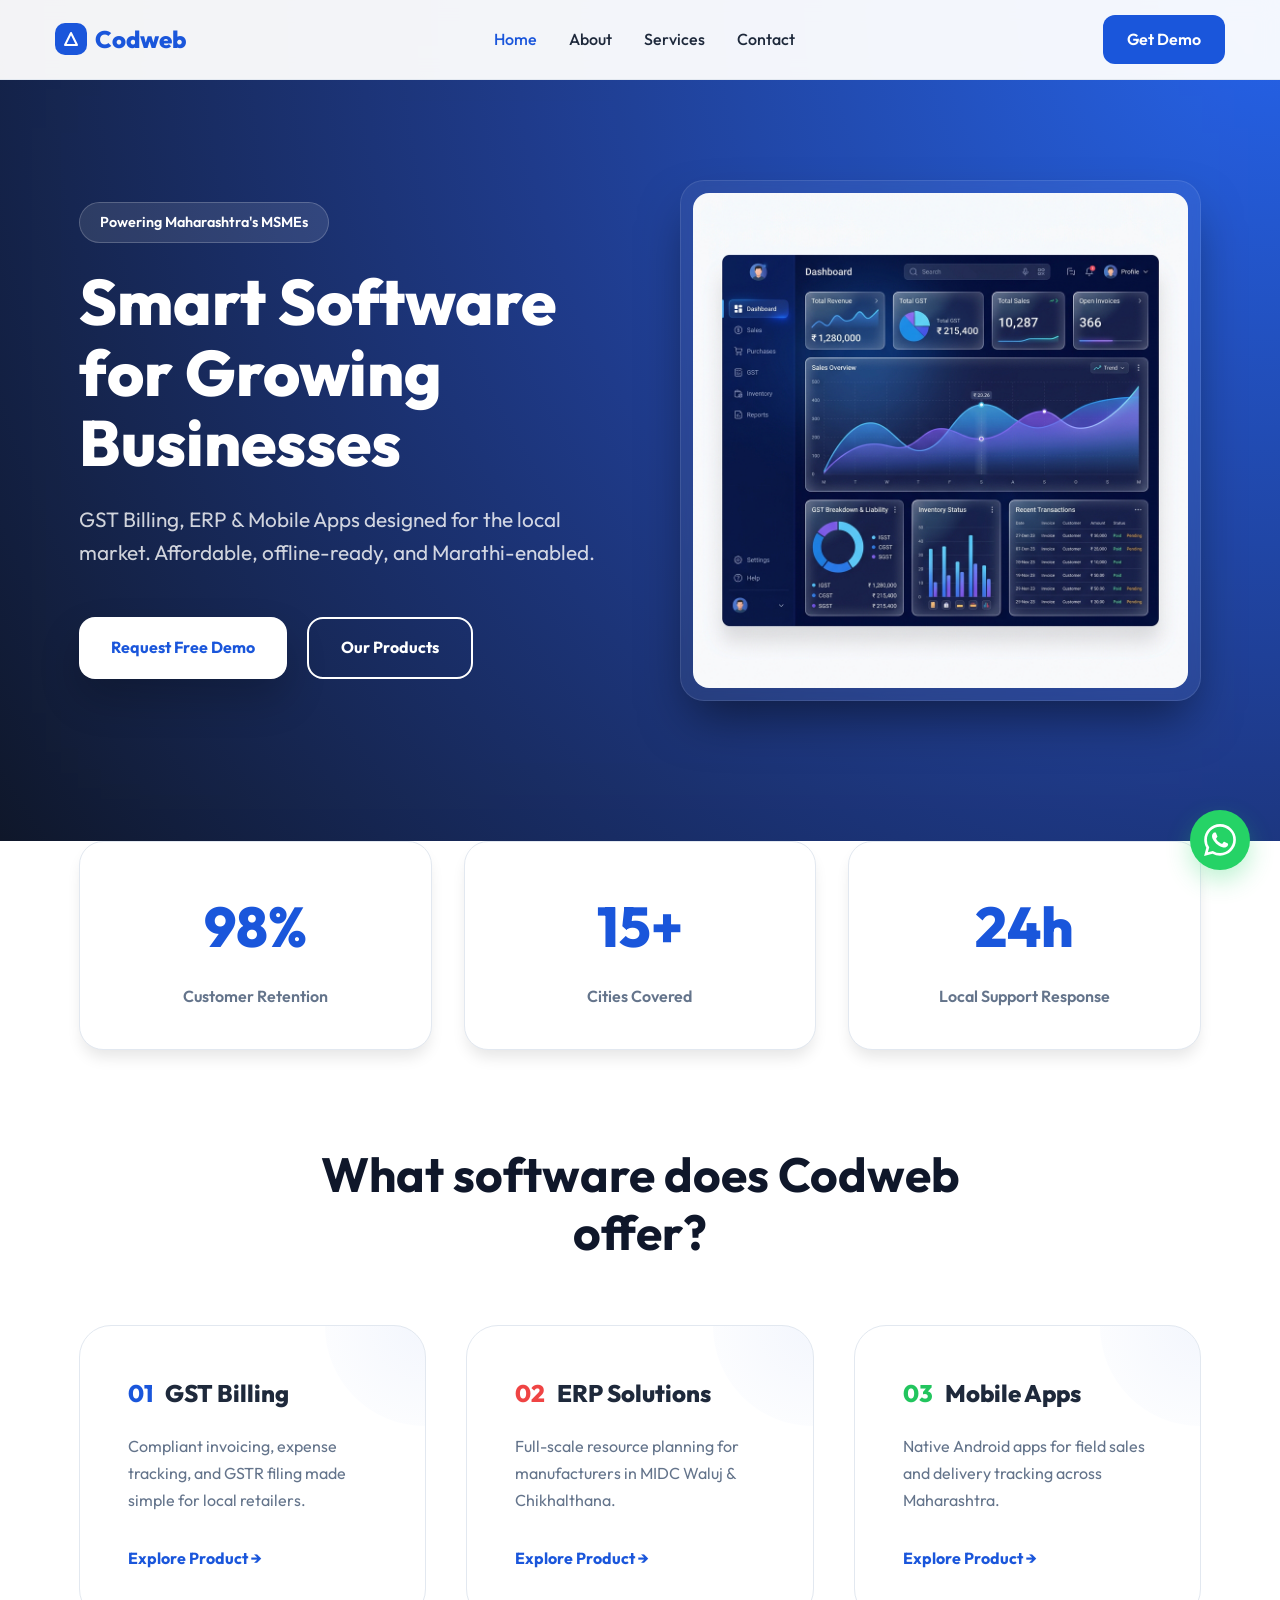
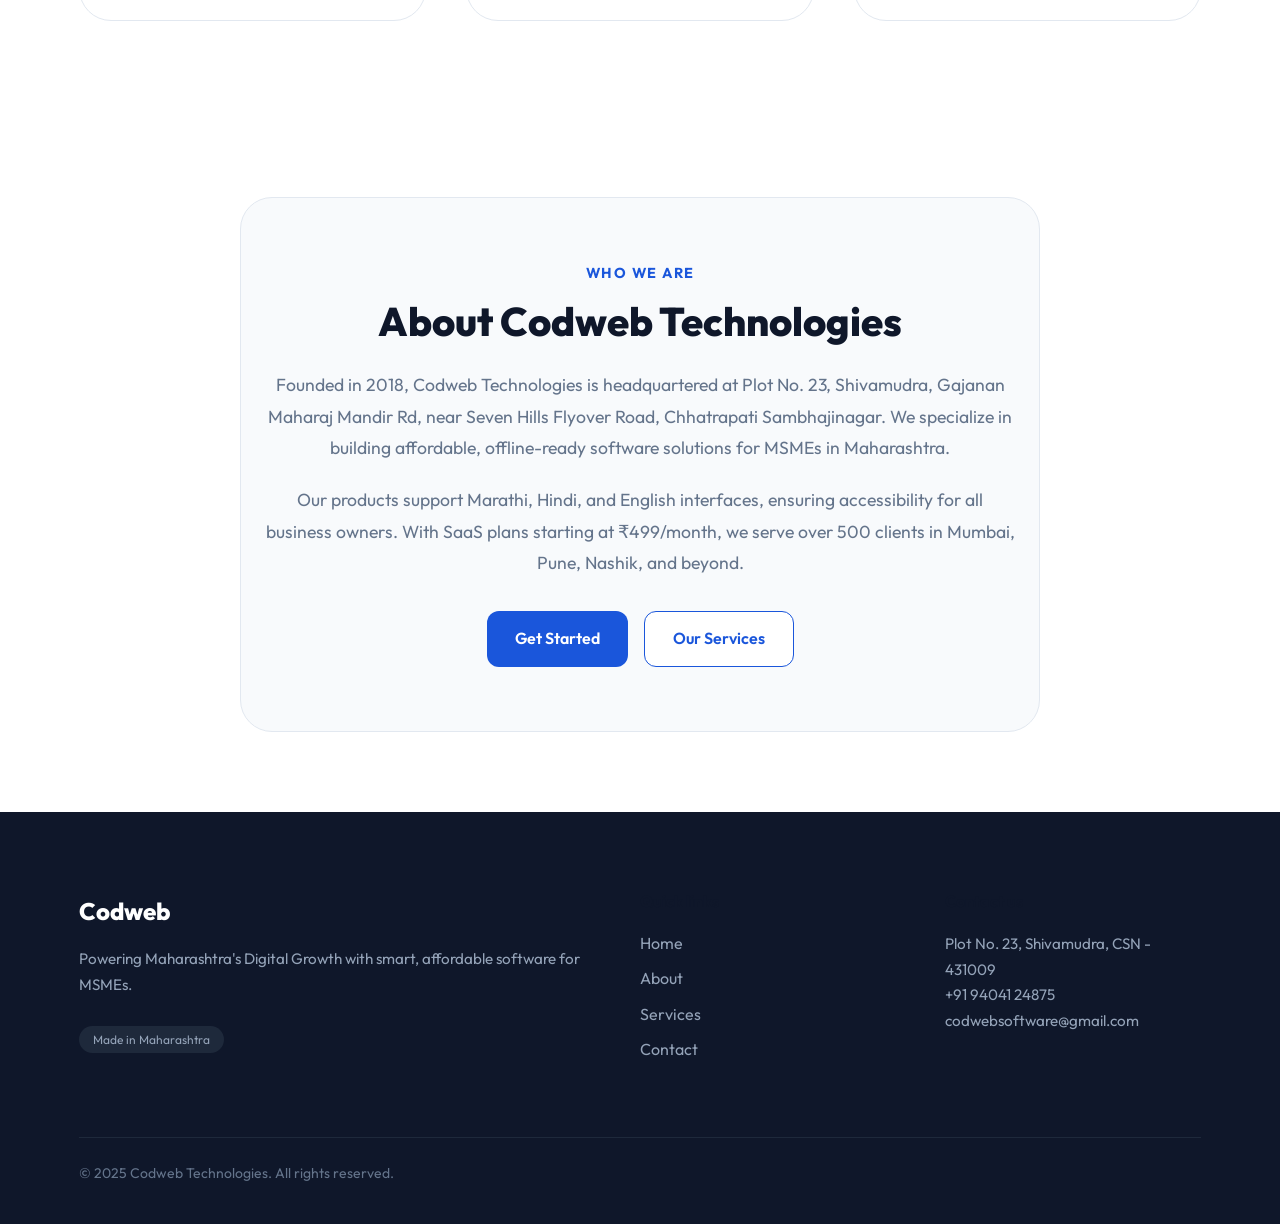
<file: index.html>
<!DOCTYPE html>
<html lang="en">
<head>
    <meta charset="UTF-8">
    <meta name="viewport" content="width=device-width, initial-scale=1.0">
    
    <title>Codweb | Premium GST Billing & ERP Software for Maharashtra MSMEs</title>
    <meta name="description" content="Codweb offers affordable GST billing software, ERP, CRM, mobile apps and web portals for small businesses in Maharashtra. Starting ₹499/month. Free demo available.">
    <meta name="keywords" content="GST billing software Maharashtra, ERP software Chhatrapati Sambhajinagar, MSME software India, billing software Marathi, society management software Pune">
    <link rel="canonical" href="https://www.codweb.in/">
    
    <meta name="robots" content="index, follow, max-snippet:-1, max-image-preview:large, max-video-preview:-1">
    <meta name="author" content="Codweb Technologies">
    <meta name="geo.region" content="IN-MH">
    <meta name="geo.placename" content="Chhatrapati Sambhajinagar, Maharashtra, India">
    
    <!-- Open Graph -->
    <meta property="og:type" content="website">
    <meta property="og:site_name" content="Codweb">
    <meta property="og:title" content="Codweb | Premium GST Billing & ERP Software for Maharashtra">
    <meta property="og:description" content="Powering Maharashtra's digital growth with smart software solutions. Affordable ERP & Billing for MSMEs.">
    <meta property="og:url" content="https://www.codweb.in/">
    <meta property="og:image" content="https://www.codweb.in/images/og-banner.jpg">
    <meta property="og:locale" content="en_IN">

    <link rel="preconnect" href="https://fonts.googleapis.com">
    <link rel="preconnect" href="https://fonts.gstatic.com" crossorigin>
    <link href="https://fonts.googleapis.com/css2?family=Outfit:wght@300;400;500;600;700;800&display=swap" rel="stylesheet">
    <link rel="stylesheet" href="css/style.css">
    
    <style>
        :root {
            --font-main: 'Outfit', sans-serif;
        }
        body { font-family: var(--font-main); }
        
        .hero-section {
            background: radial-gradient(circle at top right, #2563eb, #1e3a8a, #0f172a);
            overflow: hidden;
            position: relative;
        }
        
        .hero-section::before {
            content: '';
            position: absolute;
            top: 0; left: 0; right: 0; bottom: 0;
            background: url('data:image/svg+xml,<svg viewBox="0 0 200 200" xmlns="http://www.w3.org/2000/svg"><path fill="%23FFFFFF10" d="M44.7,-76.4C58.1,-69.2,69.2,-58.1,76.4,-44.7C83.7,-31.3,87.1,-15.7,87.1,0L87.1,0C87.1,15.7,83.7,31.3,76.4,44.7C69.2,58.1,58.1,69.2,44.7,76.4C31.3,83.7,15.7,87.1,0,87.1L0,87.1C-15.7,87.1,-31.3,83.7,-44.7,76.4C-58.1,69.2,-69.2,58.1,-76.4,44.7C-83.7,31.3,-87.1,15.7,-87.1,0L-87.1,0C-87.1,-15.7,-83.7,-31.3,-76.4,-44.7C-69.2,-58.1,-58.1,-69.2,-44.7,-76.4C-31.3,-83.7,-15.7,-87.1,0,-87.1L0,-87.1C15.7,-87.1,31.3,-83.7,44.7,-76.4Z" transform="translate(100 100)" /></svg>') no-repeat center center;
            background-size: 150%;
            opacity: 0.1;
            filter: blur(80px);
        }

        .dashboard-frame {
            background: rgba(255, 255, 255, 0.05);
            backdrop-filter: blur(10px);
            border: 1px solid rgba(255, 255, 255, 0.1);
            border-radius: 24px;
            padding: 12px;
            box-shadow: 0 25px 50px -12px rgba(0, 0, 0, 0.5);
            transform: perspective(1000px) rotateY(-5deg) rotateX(5deg);
            transition: transform 0.5s ease;
        }
        
        .dashboard-frame:hover {
            transform: perspective(1000px) rotateY(0deg) rotateX(0deg);
        }

        .dashboard-frame img {
            border-radius: 16px;
            width: 100%;
            height: auto;
            display: block;
        }

        .stat-card {
            background: white;
            padding: 40px;
            border-radius: 24px;
            box-shadow: var(--shadow);
            transition: transform 0.3s ease;
            text-align: center;
            border: 1px solid var(--border);
        }
        
        .stat-card:hover {
            transform: translateY(-10px);
        }

        .fact-grid {
            display: grid;
            grid-template-columns: repeat(auto-fit, minmax(240px, 1fr));
            gap: 24px;
            margin-top: 40px;
        }

        .fact-card {
            background: var(--light-bg);
            padding: 24px;
            border-radius: 20px;
            border: 1px solid var(--border);
            display: flex;
            flex-direction: column;
            gap: 8px;
        }

        .fact-card dt {
            font-size: 0.8rem;
            text-transform: uppercase;
            letter-spacing: 1px;
            color: var(--primary);
            font-weight: 700;
        }

        .fact-card dd {
            margin: 0;
            font-weight: 600;
            color: var(--dark);
        }

        .service-card {
            background: white;
            padding: 48px;
            border-radius: 32px;
            border: 1px solid var(--border);
            transition: all 0.4s cubic-bezier(0.4, 0, 0.2, 1);
            position: relative;
            overflow: hidden;
        }

        .service-card:hover {
            border-color: var(--primary);
            box-shadow: 0 20px 40px rgba(26, 86, 219, 0.1);
            transform: translateY(-8px);
        }

        .service-card::after {
            content: '';
            position: absolute;
            top: 0; right: 0;
            width: 100px; height: 100px;
            background: radial-gradient(circle at top right, rgba(26, 86, 219, 0.05), transparent);
            border-radius: 0 0 0 100%;
        }

        .floating-wa {
            position: fixed;
            bottom: 30px;
            right: 30px;
            z-index: 1000;
            background: #25D366;
            color: white;
            width: 60px;
            height: 60px;
            border-radius: 50%;
            display: flex;
            align-items: center;
            justify-content: center;
            box-shadow: 0 10px 25px rgba(37, 211, 102, 0.3);
            transition: all 0.3s ease;
        }
        
        .floating-wa:hover {
            transform: scale(1.1) rotate(10deg);
        }

        #ai-context {
            background: #f8fafc;
            border-radius: 32px;
            padding: 64px;
            margin: 80px 0;
            border: 1px solid var(--border);
        }
    </style>

    <script type="application/ld+json">
    {
      "@context": "https://schema.org",
      "@graph": [
        {
          "@type": "Organization",
          "@id": "https://www.codweb.in/#organization",
          "name": "Codweb Technologies",
          "url": "https://www.codweb.in",
          "logo": "https://www.codweb.in/images/logo.png"
        },
        {
          "@type": "LocalBusiness",
          "name": "Codweb Technologies",
          "address": {
            "@type": "PostalAddress",
            "streetAddress": "Plot No. 23, Shivamudra, Gajanan Maharaj Mandir Rd",
            "addressLocality": "Chhatrapati Sambhajinagar",
            "addressRegion": "Maharashtra",
            "postalCode": "431009"
          },
          "geo": {
            "@type": "GeoCoordinates",
            "latitude": 19.8762,
            "longitude": 75.3433
          }
        }
      ]
    }
    </script>
</head>
<body>
    <!-- Header -->
    <header class="header">
        <div class="container nav-container">
            <a href="index.html" class="logo">
                <svg width="32" height="32" viewBox="0 0 32 32" fill="none">
                    <rect width="32" height="32" rx="10" fill="#1A56DB"/>
                    <path d="M10 22L16 10L22 22H10Z" stroke="white" stroke-width="2" stroke-linejoin="round"/>
                </svg>
                <span>Codweb</span>
            </a>
            <nav class="nav-links">
                <a href="index.html" class="nav-link active">Home</a>
                <a href="about.html" class="nav-link">About</a>
                <a href="services.html" class="nav-link">Services</a>
                <a href="contact.html" class="nav-link">Contact</a>
            </nav>
            <div class="nav-cta">
                <a href="contact.html" class="btn btn-primary" style="border-radius: 12px; padding: 12px 24px;">Get Demo</a>
            </div>
            <div class="hamburger"><span></span><span></span><span></span></div>
        </div>
    </header>

    <!-- Mobile Menu -->
    <div class="overlay"></div>
    <div class="mobile-menu">
        <button class="close-menu" aria-label="Close menu">&times;</button>
        <nav class="mobile-nav-links">
            <a href="index.html" class="mobile-nav-link">Home</a>
            <a href="about.html" class="mobile-nav-link">About</a>
            <a href="services.html" class="mobile-nav-link">Services</a>
            <a href="contact.html" class="mobile-nav-link">Contact</a>
        </nav>
    </div>

    <main>
        <!-- Hero Section -->
        <section class="hero-section section" style="padding-top: 180px; padding-bottom: 140px;">
            <div class="container">
                <div class="hero-2col" style="display: grid; grid-template-columns: 1fr 1fr; gap: 80px; align-items: center;">
                    <div class="fade-in">
                        <span style="background: rgba(255,255,255,0.1); color: white; padding: 8px 20px; border-radius: 30px; font-size: 0.9rem; font-weight: 600; margin-bottom: 24px; display: inline-block; border: 1px solid rgba(255,255,255,0.2);">Powering Maharashtra's MSMEs</span>
                        <h1 style="color: white; font-size: 4rem; line-height: 1.1; margin-bottom: 24px; font-weight: 800;">Smart Software for Growing Businesses</h1>
                        <p style="font-size: 1.3rem; color: rgba(255,255,255,0.8); margin-bottom: 48px; line-height: 1.6;">GST Billing, ERP & Mobile Apps designed for the local market. Affordable, offline-ready, and Marathi-enabled.</p>
                        <div class="hero-buttons" style="display: flex; gap: 20px;">
                            <a href="contact.html" class="btn btn-secondary" style="padding: 16px 32px; font-weight: 700; border-radius: 16px; border: none; box-shadow: 0 20px 40px rgba(0,0,0,0.2);">Request Free Demo</a>
                            <a href="services.html" class="btn btn-outline-white" style="padding: 16px 32px; font-weight: 700; border-radius: 16px;">Our Products</a>
                        </div>
                    </div>
                    <div class="fade-in dashboard-frame">
                        <img src="images/dashboard-mockup.png" alt="Codweb Premium Dashboard Interface">
                    </div>
                </div>
            </div>
        </section>


        <!-- Stats -->
        <section class="section" style="padding: 0;">
            <div class="container">
                <div class="stats-grid" style="display: grid; grid-template-columns: repeat(3, 1fr); gap: 32px;">
                    <div class="stat-card fade-in">
                        <div style="font-size: 3.5rem; font-weight: 800; color: var(--primary); margin-bottom: 12px;">98%</div>
                        <div style="font-weight: 600; color: var(--text-secondary);">Customer Retention</div>
                    </div>
                    <div class="stat-card fade-in">
                        <div style="font-size: 3.5rem; font-weight: 800; color: var(--primary); margin-bottom: 12px;">15+</div>
                        <div style="font-weight: 600; color: var(--text-secondary);">Cities Covered</div>
                    </div>
                    <div class="stat-card fade-in">
                        <div style="font-size: 3.5rem; font-weight: 800; color: var(--primary); margin-bottom: 12px;">24h</div>
                        <div style="font-weight: 600; color: var(--text-secondary);">Local Support Response</div>
                    </div>
                </div>
            </div>
        </section>

        <!-- Services -->
        <section class="section">
            <div class="container">
                <div class="section-header fade-in">
                    <h2 style="font-size: 3rem;">What software does Codweb offer?</h2>
                </div>
                <div style="display: grid; grid-template-columns: repeat(auto-fit, minmax(min(280px, 100%), 1fr)); gap: 40px;">
                    <div class="service-card fade-in">
                        <div style="font-size: 1.5rem; font-weight: 800; margin-bottom: 20px; display: flex; align-items: center; gap: 12px;">
                            <span style="color: var(--primary);">01</span> GST Billing
                        </div>
                        <p style="color: var(--text-secondary); margin-bottom: 32px; line-height: 1.7;">Compliant invoicing, expense tracking, and GSTR filing made simple for local retailers.</p>
                        <a href="services.html#gst-billing" style="color: var(--primary); font-weight: 700; text-decoration: none; display: flex; align-items: center; gap: 8px;">Explore Product →</a>
                    </div>
                    <div class="service-card fade-in">
                        <div style="font-size: 1.5rem; font-weight: 800; margin-bottom: 20px; display: flex; align-items: center; gap: 12px;">
                            <span style="color: #ef4444;">02</span> ERP Solutions
                        </div>
                        <p style="color: var(--text-secondary); margin-bottom: 32px; line-height: 1.7;">Full-scale resource planning for manufacturers in MIDC Waluj & Chikhalthana.</p>
                        <a href="services.html#erp" style="color: var(--primary); font-weight: 700; text-decoration: none; display: flex; align-items: center; gap: 8px;">Explore Product →</a>
                    </div>
                    <div class="service-card fade-in">
                        <div style="font-size: 1.5rem; font-weight: 800; margin-bottom: 20px; display: flex; align-items: center; gap: 12px;">
                            <span style="color: #22c55e;">03</span> Mobile Apps
                        </div>
                        <p style="color: var(--text-secondary); margin-bottom: 32px; line-height: 1.7;">Native Android apps for field sales and delivery tracking across Maharashtra.</p>
                        <a href="services.html#mobile-apps" style="color: var(--primary); font-weight: 700; text-decoration: none; display: flex; align-items: center; gap: 8px;">Explore Product →</a>
                    </div>
                </div>
            </div>
        </section>

        <!-- About Codweb Technologies -->
        <section id="ai-context" class="container" style="text-align: center; max-width: 800px; margin: 80px auto; padding: 64px 24px; background: #f8fafc; border-radius: 32px; border: 1px solid var(--border);">
            <span style="color: var(--primary); font-weight: 700; text-transform: uppercase; letter-spacing: 1.5px; font-size: 0.9rem; margin-bottom: 12px; display: block;">Who We Are</span>
            <h2 style="font-size: 2.5rem; margin-bottom: 24px; font-weight: 800; color: var(--dark);">About Codweb Technologies</h2>
            <p style="line-height: 1.8; color: var(--text-secondary); font-size: 1.1rem; margin-bottom: 20px;">
                Founded in 2018, Codweb Technologies is headquartered at Plot No. 23, Shivamudra, Gajanan Maharaj Mandir Rd, near Seven Hills Flyover Road, Chhatrapati Sambhajinagar. We specialize in building affordable, offline-ready software solutions for MSMEs in Maharashtra.
            </p>
            <p style="line-height: 1.8; color: var(--text-secondary); font-size: 1.1rem; margin-bottom: 32px;">
                Our products support Marathi, Hindi, and English interfaces, ensuring accessibility for all business owners. With SaaS plans starting at ₹499/month, we serve over 500 clients in Mumbai, Pune, Nashik, and beyond.
            </p>
            <div style="display: flex; justify-content: center; gap: 16px; flex-wrap: wrap;">
                <a href="contact.html" class="btn btn-primary" style="padding: 14px 28px; border-radius: 12px;">Get Started</a>
                <a href="services.html" class="btn btn-secondary" style="padding: 14px 28px; border-radius: 12px;">Our Services</a>
            </div>
        </section>
    </main>

    <!-- WhatsApp Floating -->
    <a href="https://wa.me/919404124875" class="floating-wa" target="_blank" aria-label="WhatsApp Support">
        <svg width="32" height="32" viewBox="0 0 24 24" fill="currentColor"><path d="M17.472 14.382c-.297-.149-1.758-.867-2.03-.967-.273-.099-.471-.148-.67.15-.197.297-.767.966-.94 1.164-.173.199-.347.223-.644.075-.297-.15-1.255-.463-2.39-1.475-.883-.788-1.48-1.761-1.653-2.059-.173-.297-.018-.458.13-.606.134-.133.298-.347.446-.52.149-.174.198-.298.298-.497.099-.198.05-.371-.025-.52-.075-.149-.669-1.612-.916-2.207-.242-.579-.487-.5-.669-.51-.173-.008-.371-.01-.57-.01-.198 0-.52.074-.792.372-.272.297-1.04 1.016-1.04 2.479 0 1.462 1.065 2.875 1.213 3.074.149.198 2.096 3.2 5.077 4.487.709.306 1.262.489 1.694.625.712.227 1.36.195 1.871.118.571-.085 1.758-.719 2.006-1.413.248-.694.248-1.289.173-1.413-.074-.124-.272-.198-.57-.347m-5.421 7.403h-.004a9.87 9.87 0 01-5.031-1.378l-.361-.214-3.741.982.998-3.648-.235-.374a9.86 9.86 0 01-1.51-5.26c.001-5.45 4.436-9.884 9.888-9.884 2.64 0 5.122 1.03 6.988 2.898a9.825 9.825 0 012.893 6.994c-.003 5.45-4.437 9.884-9.885 9.884m8.413-18.297A11.815 11.815 0 0012.05 0C5.495 0 .16 5.335.157 11.892c0 2.096.547 4.142 1.588 5.945L.057 24l6.305-1.654a11.882 11.882 0 005.683 1.448h.005c6.554 0 11.89-5.335 11.893-11.893a11.821 11.821 0 00-3.48-8.413z"/></svg>
    </a>

    <!-- Footer -->
    <footer>
        <div class="container">
            <div class="footer-grid">
                <div class="footer-col">
                  <span class="footer-logo">Codweb</span>
                  <p>Powering Maharashtra's Digital Growth with smart, affordable software for MSMEs.</p>
                  <span class="footer-badge">Made in Maharashtra</span>
                </div>
                <div class="footer-col">
                  <h4>Quick links</h4>
                  <ul>
                    <li><a href="index.html">Home</a></li>
                    <li><a href="about.html">About</a></li>
                    <li><a href="services.html">Services</a></li>
                    <li><a href="contact.html">Contact</a></li>
                  </ul>
                </div>
                <div class="footer-col">
                  <h4>Contact us</h4>
                  <address>
                    Plot No. 23, Shivamudra, CSN - 431009<br>
                    <a href="tel:+919404124875">+91 94041 24875</a><br>
                    codwebsoftware@gmail.com
                  </address>
                </div>
            </div>
            <div class="footer-bottom">
                <p>© 2025 Codweb Technologies. All rights reserved.</p>
            </div>
        </div>
    </footer>

    <script src="js/main.js"></script>
</body>
</html>
</file>
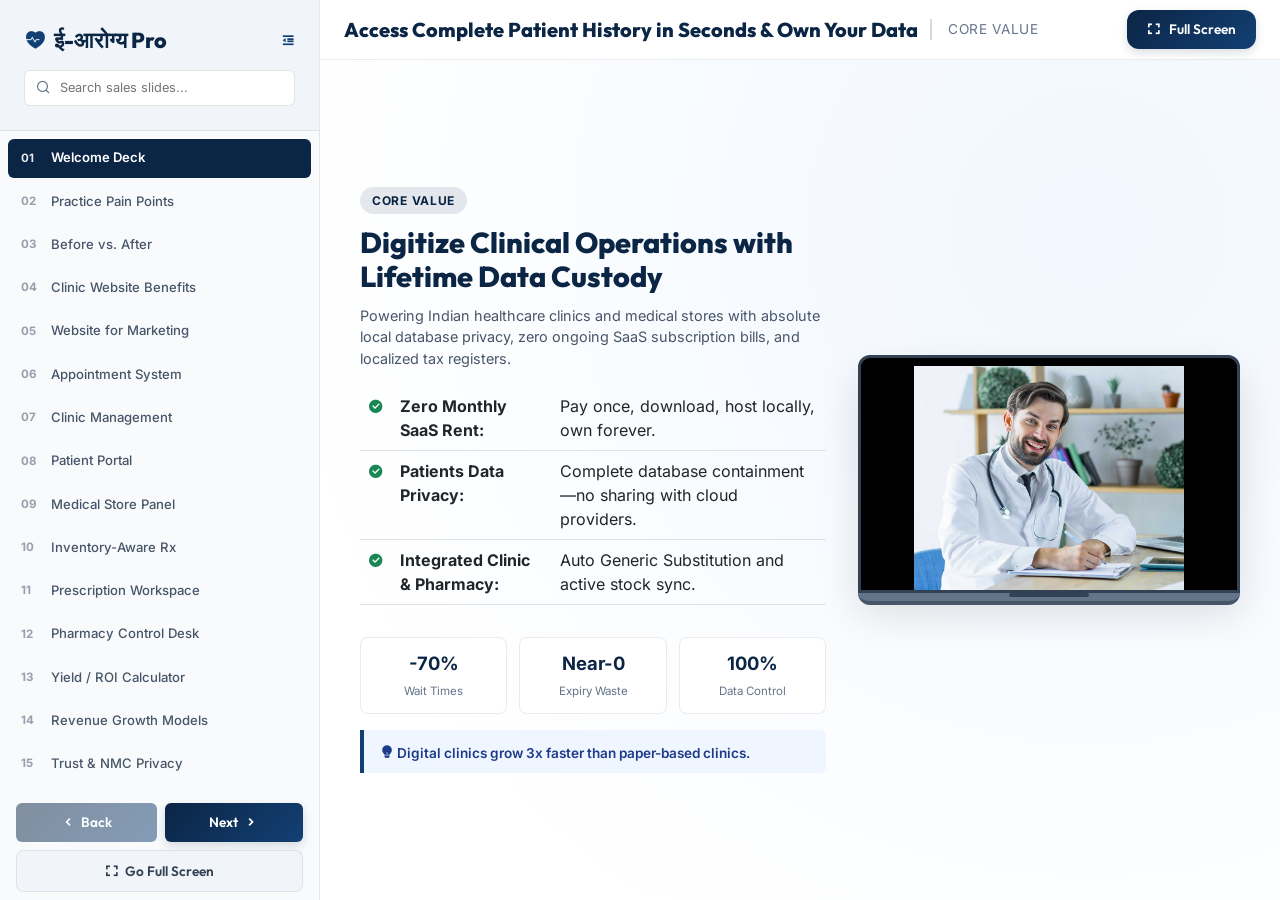
<file: doctor/index.html>
<!DOCTYPE html>
<html lang="en">
<head>
    <meta charset="UTF-8">
    <meta name="viewport" content="width=device-width, initial-scale=1.0">
    <title>ई-आरोग्य Pro | Enterprise Healthcare ERP e-Detailing Portal</title>
    <!-- Remix Icons -->
    <link href="../assets/css/remixicon.css" rel="stylesheet">
    <!-- Bootstrap grid utilities -->
    <link rel="stylesheet" href="assets/css/bootstrap.min.css">
    <!-- Custom CSS -->
    <link rel="stylesheet" href="css/style.css">
    <style>
        /* Extra styles for new high-conversion slides and grids to prevent white space */
        .slide-split-grid {
            display: grid;
            grid-template-columns: 1.1fr 0.9fr;
            gap: 2rem;
            align-items: center;
            height: 100%;
        }
        .mockup-card {
            background: #ffffff;
            border-radius: 12px;
            box-shadow: var(--shadow);
            border: 1.5px solid var(--glass-border);
            padding: 1.5rem;
            width: 100%;
            transition: var(--transition);
        }
        .mockup-card:hover {
            transform: translateY(-5px);
        }
        .funnel-container {
            display: flex;
            flex-direction: column;
            gap: 1rem;
            padding: 1rem;
            background: #f1f5f9;
            border-radius: 12px;
            border: 1px solid rgba(0,0,0,0.06);
        }
        .funnel-stage {
            display: flex;
            align-items: center;
            padding: 0.75rem 1rem;
            border-radius: 8px;
            color: white;
            font-weight: 600;
            text-align: center;
            position: relative;
        }
        .funnel-1 { background: #0b2545; width: 100%; }
        .funnel-2 { background: #134074; width: 85%; margin: 0 auto; }
        .funnel-3 { background: #1e3a8a; width: 70%; margin: 0 auto; }
        .funnel-4 { background: #10b981; width: 55%; margin: 0 auto; }
        
        .slot-grid {
            display: grid;
            grid-template-columns: repeat(3, 1fr);
            gap: 0.5rem;
            margin-top: 0.5rem;
        }
        .slot-btn {
            border: 1px solid #cbd5e1;
            background: #f8fafc;
            padding: 0.5rem;
            font-size: 0.75rem;
            text-align: center;
            border-radius: 6px;
            cursor: pointer;
            font-weight: 600;
        }
        .slot-btn.active {
            background: #10b981;
            color: white;
            border-color: #10b981;
        }
        .slot-btn.disabled {
            background: #e2e8f0;
            color: #94a3b8;
            cursor: not-allowed;
        }
        .stock-indicator {
            display: inline-flex;
            align-items: center;
            gap: 0.35rem;
            padding: 0.25rem 0.5rem;
            border-radius: 4px;
            font-size: 0.75rem;
            font-weight: 700;
        }
        .stock-in { background: #d1fae5; color: #065f46; }
        .stock-out { background: #fee2e2; color: #991b1b; }
        
        .kpi-row {
            display: flex;
            gap: 0.75rem;
            margin-top: 1rem;
        }
        .kpi-mini-card {
            flex: 1;
            padding: 0.75rem;
            border: 1px solid rgba(0,0,0,0.08);
            border-radius: 8px;
            text-align: center;
            background: white;
        }
        .kpi-mini-card strong {
            display: block;
            font-size: 1.15rem;
            color: #0b2545;
        }
        .kpi-mini-card small {
            font-size: 0.72rem;
            color: #64748b;
        }
        .takeaway-banner {
            margin-top: 1rem;
            padding: 0.65rem 1rem;
            background: #eff6ff;
            border-left: 4px solid #134074;
            border-radius: 0 6px 6px 0;
            font-weight: 600;
            font-size: 0.85rem;
            color: #1e3a8a;
        }
    </style>
</head>
<body class="light-mode">

    <!-- 1920x1080 Design Viewport -->
    <div id="presentation-viewport">
        
        <!-- Sidebar Slide Explorer -->
        <aside class="presentation-sidebar">
            <div class="sidebar-header">
                <div class="sidebar-logo" style="display: flex; justify-content: space-between; align-items: center; width: 100%;">
                    <div class="d-flex align-items-center gap-2">
                        <i class="ri-heart-pulse-fill"></i>
                        <span class="sidebar-logo-text">ई-आरोग्य Pro</span>
                    </div>
                    <button class="btn p-0 border-0" id="sidebar-collapse-btn" title="Collapse Sidebar" style="color: var(--primary); display: flex; align-items: center; background: transparent;">
                        <i class="ri-indent-decrease"></i>
                    </button>
                </div>
                <div class="sidebar-search">
                    <i class="ri-search-line"></i>
                    <input type="text" id="slide-search" placeholder="Search sales slides...">
                </div>
            </div>
            
            <div class="sidebar-menu-list" id="sidebar-menu-list">
                <div class="sidebar-menu-item active" data-slide="0">
                    <span class="slide-num">01</span>
                    <span class="slide-name">Welcome Deck</span>
                </div>
                <div class="sidebar-menu-item" data-slide="1">
                    <span class="slide-num">02</span>
                    <span class="slide-name">Practice Pain Points</span>
                </div>
                <div class="sidebar-menu-item" data-slide="2">
                    <span class="slide-num">03</span>
                    <span class="slide-name">Before vs. After</span>
                </div>
                <div class="sidebar-menu-item" data-slide="3">
                    <span class="slide-num">04</span>
                    <span class="slide-name">Clinic Website Benefits</span>
                </div>
                <div class="sidebar-menu-item" data-slide="4">
                    <span class="slide-num">05</span>
                    <span class="slide-name">Website for Marketing</span>
                </div>
                <div class="sidebar-menu-item" data-slide="5">
                    <span class="slide-num">06</span>
                    <span class="slide-name">Appointment System</span>
                </div>
                <div class="sidebar-menu-item" data-slide="6">
                    <span class="slide-num">07</span>
                    <span class="slide-name">Clinic Management</span>
                </div>
                <div class="sidebar-menu-item" data-slide="7">
                    <span class="slide-num">08</span>
                    <span class="slide-name">Patient Portal</span>
                </div>
                <div class="sidebar-menu-item" data-slide="8">
                    <span class="slide-num">09</span>
                    <span class="slide-name">Medical Store Panel</span>
                </div>
                <div class="sidebar-menu-item" data-slide="9">
                    <span class="slide-num">10</span>
                    <span class="slide-name">Inventory-Aware Rx</span>
                </div>
                <div class="sidebar-menu-item" data-slide="10">
                    <span class="slide-num">11</span>
                    <span class="slide-name">Prescription Workspace</span>
                </div>
                <div class="sidebar-menu-item" data-slide="11">
                    <span class="slide-num">12</span>
                    <span class="slide-name">Pharmacy Control Desk</span>
                </div>
                <div class="sidebar-menu-item" data-slide="12">
                    <span class="slide-num">13</span>
                    <span class="slide-name">Yield / ROI Calculator</span>
                </div>
                <div class="sidebar-menu-item" data-slide="13">
                    <span class="slide-num">14</span>
                    <span class="slide-name">Revenue Growth Models</span>
                </div>
                <div class="sidebar-menu-item" data-slide="14">
                    <span class="slide-num">15</span>
                    <span class="slide-name">Trust & NMC Privacy</span>
                </div>
                <div class="sidebar-menu-item" data-slide="15">
                    <span class="slide-num">16</span>
                    <span class="slide-name">Customer Case Studies</span>
                </div>
                <div class="sidebar-menu-item" data-slide="16">
                    <span class="slide-num">17</span>
                    <span class="slide-name">Lifetime Investments</span>
                </div>
                <div class="sidebar-menu-item" data-slide="17">
                    <span class="slide-num">18</span>
                    <span class="slide-name">Get Started</span>
                </div>
            </div>

            <div class="d-flex flex-column align-items-stretch gap-2 mt-2 mb-2 px-3">
                <div class="d-flex gap-2 w-100 justify-content-center">
                    <button class="btn btn-primary flex-grow-1" id="slide-prev" title="Previous Slide" style="justify-content: center;"><i class="ri-arrow-left-s-line"></i> Back</button>
                    <button class="btn btn-primary flex-grow-1" id="slide-next" title="Next Slide" style="justify-content: center;">Next <i class="ri-arrow-right-s-line"></i></button>
                </div>
                <button class="btn btn-secondary w-100" id="sidebar-fullscreen-btn" title="Toggle Fullscreen" style="border-radius: 8px; justify-content: center;">
                    <i class="ri-fullscreen-fill"></i> Go Full Screen
                </button>
            </div>
        </aside>

        <!-- Main Slide Deck Panel -->
        <main class="presentation-canvas">
            
            <!-- Canvas Header -->
            <header class="canvas-header" style="display: flex; justify-content: space-between; align-items: center;">
                <div class="canvas-title-wrapper" style="display: flex; align-items: center; gap: 12px;">
                    <button class="btn btn-secondary" id="hamburger-toggle-btn" title="Toggle Menu" style="display: none; padding: 8px 12px; border-radius: 8px; justify-content: center; align-items: center;">
                        <i class="ri-menu-line"></i>
                    </button>
                    <span class="canvas-title" id="active-slide-title">Welcome</span>
                    <span class="canvas-subtitle" id="active-slide-badge">Overview</span>
                </div>
                <button class="btn btn-primary" id="canvas-fullscreen-btn" title="Toggle Fullscreen" style="border-radius: 12px; display: flex; align-items: center; gap: 8px;">
                    <i class="ri-fullscreen-fill"></i> <span>Full Screen</span>
                </button>
            </header>

            <!-- Slide Canvas Content -->
            <div class="canvas-content" id="canvas-content">
                
                <!-- Slide 1: Welcome -->
                <div class="slide active animate-fade" data-index="0" data-title="Access Complete Patient History in Seconds & Own Your Data" data-badge="Core Value">
                    <div class="slide-split-grid">
                        <div>
                            <span class="slide-badge">Core Value</span>
                            <h2 class="slide-title-text" style="font-size: 1.8rem; margin-bottom:0.75rem;">Digitize Clinical Operations with Lifetime Data Custody</h2>
                            <p class="slide-desc-text" style="font-size: 0.9rem;">
                                Powering Indian healthcare clinics and medical stores with absolute local database privacy, zero ongoing SaaS subscription bills, and localized tax registers.
                            </p>
                            <div class="table-responsive">
                                <table class="table table-bordered-none">
                                        <tr>
                                            <td><i class="ri-checkbox-circle-fill text-success"></i> </td>
                                            <td><strong>Zero Monthly SaaS Rent:</strong></td>
                                            <td>Pay once, download, host locally, own forever.</td>
                                        </tr>
                                        <tr>
                                            <td><i class="ri-checkbox-circle-fill text-success"></i> </td>
                                            <td><strong>Patients Data Privacy:</strong></td>
                                            <td>Complete database containment—no sharing with cloud providers.</td>
                                        </tr>
                                        <tr>
                                            <td><i class="ri-checkbox-circle-fill text-success"></i> </td>
                                            <td><strong>Integrated Clinic & Pharmacy:</strong></td>
                                            <td>Auto Generic Substitution and active stock sync.</td>
                                        </tr>
                                </table>
                            </div>
                            
                            <div class="kpi-row">
                                <div class="kpi-mini-card">
                                    <strong>-70%</strong>
                                    <small>Wait Times</small>
                                </div>
                                <div class="kpi-mini-card">
                                    <strong>Near-0</strong>
                                    <small>Expiry Waste</small>
                                </div>
                                <div class="kpi-mini-card">
                                    <strong>100%</strong>
                                    <small>Data Control</small>
                                </div>
                            </div>
                            
                            <div class="takeaway-banner">
                                <i class="ri-lightbulb-fill"></i> Digital clinics grow 3x faster than paper-based clinics.
                            </div>
                        </div>
                        <div class="laptop-mockup">
                            <div class="laptop-screen">
                                <img src="../img/about-img.jpg" alt="Doctor Portal Mockup">
                            </div>
                            <div class="laptop-base"></div>
                        </div>
                    </div>
                </div>

                <!-- Slide 2: Pain Points -->
                <div class="slide animate-fade" data-index="1" data-title="Eliminate Daily Friction at Your Clinic" data-badge="OPD Pain Points">
                    <div class="slide-split-grid">
                        <div>
                            <span class="slide-badge">OPD Pain Points</span>
                            <h2 class="slide-title-text" style="font-size: 1.8rem; margin-bottom: 0.5rem;">Why Traditional Practices Struggle and Leak Revenues</h2>
                            <p class="slide-desc-text mb-3">Everyday clinical bottlenecks reduce patient satisfaction and increase administrative workloads.</p>
                            
                            <div class="table-responsive">
                                <table class="table table-bordered-none">
                                    <tr>
                                        <td><i class="ri-error-warning-fill text-danger"></i></td>
                                        <td><strong>Chaotic Walk-Ins:</strong></td>
                                        <td>Patients wait hours, leading to frustration and lost follow-ups.</td>
                                    </tr>
                                    <tr>
                                        <td><i class="ri-error-warning-fill text-danger"></i></td>
                                        <td><strong>Disconnected Pharmacy:</strong></td>
                                        <td>Prescribing stock out of hand sends margins to external chemist shops.</td>
                                    </tr>
                                    <tr>
                                        <td><i class="ri-error-warning-fill text-danger"></i></td>
                                        <td><strong>Manual GST Splits:</strong></td>
                                        <td>Staff spend hours backward calculating CGST/SGST splits from retail prices.</td>
                                    </tr>
                                </table>
                            </div>
                            
                            <div class="takeaway-banner">
                                <i class="ri-lightbulb-fill"></i> Every delayed checkout or missed booking is immediate revenue lost.
                            </div>
                        </div>
                        <div class="mockup-card bg-light">
                            <h4 class="fw-bold mb-3 text-indigo">Daily Practice Bottlenecks</h4>
                            <div class="p-3 bg-white rounded border mb-2">
                                <span class="badge bg-danger mb-1 text-white">Administration Lag</span>
                                <p class="small text-muted mb-0">Staff average 4.2 minutes per billing spreadsheet or prescription write-out.</p>
                            </div>
                            <div class="p-3 bg-white rounded border">
                                <span class="badge bg-warning mb-1 text-dark">Expiry Loss</span>
                                <p class="small text-muted mb-0">Up to 8% of retail chemist medicine batches expire quietly on shelves.</p>
                            </div>
                        </div>
                    </div>
                </div>

                <!-- Slide 3: Before vs. After -->
                <div class="slide animate-fade" data-index="2" data-title="The Clinical Evolution Matrix" data-badge="Operational Shift">
                    <div class="slide-split-grid">
                        <div>
                            <span class="slide-badge">Operational Shift</span>
                            <h2 class="slide-title-text" style="font-size: 1.8rem; margin-bottom: 0.5rem;">Paper & Generic SaaS vs. CodWeb Health System</h2>
                            <p class="slide-desc-text mb-3">Compare clinical workflows before and after implementing a fully integrated local database platform.</p>
                            
                            <div class="table-responsive">
                                <table class="table table-bordered">
                                    <thead class="table-light">
                                        <tr>
                                            <th>Operational Item</th>
                                            <th>Paper / Generic SaaS</th>
                                            <th>CodWeb Health</th>
                                        </tr>
                                    </thead>
                                    <tbody>
                                        <tr>
                                            <td><strong>Patient Data</strong></td>
                                            <td class="text-danger"><i class="ri-close-line"></i> Scattered / Cloud Rent</td>
                                            <td class="text-success"><i class="ri-checkbox-circle-fill"></i> Local Ownership</td>
                                        </tr>
                                        <tr>
                                            <td><strong>Pharmacy Link</strong></td>
                                            <td class="text-danger"><i class="ri-close-line"></i> None (Manual check)</td>
                                            <td class="text-success"><i class="ri-checkbox-circle-fill"></i> Real-time Stock Sync</td>
                                        </tr>
                                        <tr>
                                            <td><strong>GSTR splits</strong></td>
                                            <td class="text-danger"><i class="ri-close-line"></i> Manual accounting</td>
                                            <td class="text-success"><i class="ri-checkbox-circle-fill"></i> 1-Click Auto Reports</td>
                                        </tr>
                                    </tbody>
                                </table>
                            </div>
                            
                            <div class="takeaway-banner">
                                <i class="ri-lightbulb-fill"></i> Control data leakage. System ownership makes operations 100% self-reliant.
                            </div>
                        </div>
                        <div class="mockup-card">
                            <h5 class="fw-bold mb-2"><i class="ri-line-chart-line text-success"></i> Workflow Speed Enhancement</h5>
                            <p class="small text-muted">Patient OPD journey times drop drastically when patient intake is mapped directly with booking calendars and prescription outputs.</p>
                            <div class="progress mb-2" style="height: 10px;">
                                <div class="progress-bar bg-danger" role="progressbar" style="width: 100%" aria-valuenow="100" aria-valuemin="0" aria-valuemax="100"></div>
                            </div>
                            <small class="text-muted d-block mb-3">Paper / Generic SaaS Intake: 18 mins</small>
                            <div class="progress mb-2" style="height: 10px;">
                                <div class="progress-bar bg-success" role="progressbar" style="width: 20%" aria-valuenow="20" aria-valuemin="0" aria-valuemax="100"></div>
                            </div>
                            <small class="text-success fw-bold d-block">CodWeb Health ERP Intake: Under 3 mins (-83% Time)</small>
                        </div>
                    </div>
                </div>

                <!-- Slide 4: Clinic Website Benefits -->
                <div class="slide animate-fade" data-index="3" data-title="Your Clinic Works 24x7 Round-the-Clock" data-badge="Clinic Website">
                    <div class="slide-split-grid">
                        <div>
                            <span class="slide-badge">Clinic Website</span>
                            <h2 class="slide-title-text" style="font-size: 1.8rem; margin-bottom: 0.5rem;">Benefits of a Professional Clinic Website</h2>
                            <p class="slide-desc-text mb-3">Your website is the digital front-door of your clinic. Keep your practice visible even when you are closed.</p>
                            
                            <div class="table-responsive">
                                <table class="table table-bordered-none">
                                    <tr>
                                        <td><i class="ri-checkbox-circle-fill text-success"></i></td>
                                        <td><strong>24x7 Presence:</strong> Patients find your timings, list of doctors, and services anytime.</td>
                                    </tr>
                                    <tr>
                                        <td><i class="ri-checkbox-circle-fill text-success"></i></td>
                                        <td><strong>Direct Patient Trust:</strong> Showcase qualifications, medical setups, and patient testimonials.</td>
                                    </tr>
                                    <tr>
                                        <td><i class="ri-checkbox-circle-fill text-success"></i></td>
                                        <td><strong>Lead Acquisition:</strong> Capture online appointment inquiries directly from local search results.</td>
                                    </tr>
                                </table>
                            </div>
                            
                            <div class="kpi-row">
                                <div class="kpi-mini-card">
                                    <strong>+150%</strong>
                                    <small>Google Searches</small>
                                </div>
                                <div class="kpi-mini-card">
                                    <strong>+40%</strong>
                                    <small>Patient Inquiries</small>
                                </div>
                                <div class="kpi-mini-card">
                                    <strong>24/7</strong>
                                    <small>Booking Intake</small>
                                </div>
                            </div>
                            
                            <div class="takeaway-banner">
                                <i class="ri-lightbulb-fill"></i> Your website should be your best-performing, round-the-clock employee.
                            </div>
                        </div>
                        <div class="mockup-card">
                            <div class="browser-mockup">
                                <div class="browser-header">
                                    <div class="browser-dot red"></div>
                                    <div class="browser-dot yellow"></div>
                                    <div class="browser-dot green"></div>
                                    <div class="browser-address">https://codwebhealth.com/clinic-patil-pune</div>
                                </div>
                                <div class="browser-body p-3 bg-light">
                                    <div class="d-flex align-items-center justify-content-between mb-3 bg-white p-2 rounded shadow-sm">
                                        <div class="d-flex align-items-center gap-2">
                                            <i class="ri-heart-pulse-fill text-danger"></i>
                                            <strong class="small">Patil Polyclinic</strong>
                                        </div>
                                        <span class="badge bg-success small text-white" style="font-size: 0.65rem;">Open Now</span>
                                    </div>
                                    <div class="p-2 bg-white rounded shadow-sm mb-2 text-center">
                                        <img src="../img/user.png" width="40" class="rounded-circle mb-1">
                                        <h6 class="mb-0 small fw-bold">Dr. Sameer Patil</h6>
                                        <small class="text-muted" style="font-size:0.65rem;">Pediatrician & General Outpatient</small>
                                    </div>
                                    <div class="btn btn-primary btn-sm w-100 fs-8"><i class="ri-calendar-check-line"></i> Book Online Appointment</div>
                                </div>
                            </div>
                        </div>
                    </div>
                </div>

                <!-- Slide 5: Website for Digital Marketing -->
                <div class="slide animate-fade" data-index="4" data-title="The Foundation of All Marketing Activities" data-badge="Digital Marketing">
                    <div class="slide-split-grid">
                        <div>
                            <span class="slide-badge">Digital Marketing</span>
                            <h2 class="slide-title-text" style="font-size: 1.8rem; margin-bottom: 0.5rem;">Leveraging Your Website for Patient Acquisition</h2>
                            <p class="slide-desc-text mb-3">Appear where patients are searching. Integrate your GMB Profile, AI engines, and social media channels.</p>
                            
                            <div class="table-responsive">
                                <table class="table table-bordered-none">
                                    <tr>
                                        <td><i class="ri-checkbox-circle-fill text-success"></i></td>
                                        <td><strong>SEO, AEO & GEO:</strong> Rank on Google and trigger in ChatGPT and Gemini AI replies.</td>
                                    </tr>
                                    <tr>
                                        <td><i class="ri-checkbox-circle-fill text-success"></i></td>
                                        <td><strong>GMB Integration:</strong> Direct maps link from Google My Business for local directions.</td>
                                    </tr>
                                    <tr>
                                        <td><i class="ri-checkbox-circle-fill text-success"></i></td>
                                        <td><strong>Social & Paid Ads:</strong> Funnel Meta and Google Ads traffic to booking pages.</td>
                                    </tr>
                                </table>
                            </div>
                            
                            <div class="kpi-row">
                                <div class="kpi-mini-card">
                                    <strong>Top 3</strong>
                                    <small>Google Maps Local</small>
                                </div>
                                <div class="kpi-mini-card">
                                    <strong>+80%</strong>
                                    <small>Ad conversion rate</small>
                                </div>
                                <div class="kpi-mini-card">
                                    <strong>1 Click</strong>
                                    <small>WhatsApp Link</small>
                                </div>
                            </div>
                            
                            <div class="takeaway-banner">
                                <i class="ri-lightbulb-fill"></i> If you are not in local AI search answers, you do not exist for new patients.
                            </div>
                        </div>
                        <div class="mockup-card">
                            <h5 class="fw-bold mb-3 small"><i class="ri-node-tree text-indigo"></i> Patient Acquisition Funnel</h5>
                            <div class="funnel-container">
                                <div class="funnel-stage funnel-1 small"><i class="ri-global-line me-2"></i>1. Search Traffic (Google, Maps, AI)</div>
                                <div class="funnel-stage funnel-2 small"><i class="ri-arrow-right-down-line me-2"></i>2. Click to Clinic Website</div>
                                <div class="funnel-stage funnel-3 small"><i class="ri-chat-smile-3-line me-2"></i>3. Testimonials & Services Verified</div>
                                <div class="funnel-stage funnel-4 small"><i class="ri-check-double-line me-2"></i>4. Booked Appointment!</div>
                            </div>
                        </div>
                    </div>
                </div>

                <!-- Slide 6: Appointment System Benefits -->
                <div class="slide animate-fade" data-index="5" data-title="Convert Website Visitors into Patients" data-badge="Appointment Booking">
                    <div class="slide-split-grid">
                        <div>
                            <span class="slide-badge">Appointment Booking</span>
                            <h2 class="slide-title-text" style="font-size: 1.8rem; margin-bottom: 0.5rem;">Website-Integrated Scheduling System</h2>
                            <p class="slide-desc-text mb-3">Remove friction. Allow patients to check live slots, book immediately, and receive alerts.</p>
                            
                            <div class="table-responsive">
                                <table class="table table-bordered-none">
                                    <tr>
                                        <td><i class="ri-checkbox-circle-fill text-success"></i></td>
                                        <td><strong>Real-Time Slot Display:</strong> Displays exact free slots, eliminating double bookings.</td>
                                    </tr>
                                    <tr>
                                        <td><i class="ri-checkbox-circle-fill text-success"></i></td>
                                        <td><strong>Automated Alerts:</strong> Confirmations and WhatsApp reminders reduce no-shows.</td>
                                    </tr>
                                    <tr>
                                        <td><i class="ri-checkbox-circle-fill text-success"></i></td>
                                        <td><strong>Reception Load Cut:</strong> Save hours of telephone calls, rescheduling, and bookings.</td>
                                    </tr>
                                </table>
                            </div>
                            
                            <div class="kpi-row">
                                <div class="kpi-mini-card">
                                    <strong>-45%</strong>
                                    <small>Staff Phone Work</small>
                                </div>
                                <div class="kpi-mini-card">
                                    <strong>-30%</strong>
                                    <small>No-Show rates</small>
                                </div>
                                <div class="kpi-mini-card">
                                    <strong>100%</strong>
                                    <small>Self-Service</small>
                                </div>
                            </div>
                            
                            <div class="takeaway-banner">
                                <i class="ri-lightbulb-fill"></i> Real-time self-booking converts passive browsers into actual OPD list clinic revenue.
                            </div>
                        </div>
                        <div class="mockup-card">
                            <h6 class="fw-bold mb-2 small"><i class="ri-calendar-line text-indigo"></i> Real-time Booking Calendar Mockup</h6>
                            <div class="p-3 bg-light rounded border">
                                <div class="d-flex justify-content-between mb-2">
                                    <span class="fw-bold small">Dr. Sameer Patil</span>
                                    <span class="text-muted small">Tuesday, 09 Jun</span>
                                </div>
                                <div class="slot-grid">
                                    <span class="slot-btn disabled">09:00 AM</span>
                                    <span class="slot-btn disabled">09:30 AM</span>
                                    <span class="slot-btn active">10:00 AM</span>
                                    <span class="slot-btn">10:30 AM</span>
                                    <span class="slot-btn">11:00 AM</span>
                                    <span class="slot-btn">11:30 AM</span>
                                </div>
                                <div class="mt-3 p-2 bg-success-light border border-success-light rounded text-center small text-success">
                                    <i class="ri-shield-check-line"></i> 10:00 AM Slot available. Confirm in 1-Click!
                                </div>
                            </div>
                        </div>
                    </div>
                </div>

                <!-- Slide 7: Clinic Management Benefits -->
                <div class="slide animate-fade" data-index="6" data-title="One Unified Platform for Your Entire Clinic" data-badge="Clinic Management">
                    <div class="slide-split-grid">
                        <div>
                            <span class="slide-badge">Clinic Management</span>
                            <h2 class="slide-title-text" style="font-size: 1.8rem; margin-bottom: 0.5rem;">Unify EHR, Bills, Schedules and Analytics</h2>
                            <p class="slide-desc-text mb-3">No more scattered records or siloed bills. Unify clinical and commercial workflows locally.</p>
                            
                            <div class="table-responsive">
                                <table class="table table-bordered-none">
                                    <tr>
                                        <td><i class="ri-checkbox-circle-fill text-success"></i></td>
                                        <td><strong>Unified Patients EMR:</strong> Instant timeline of medical records, diagnoses, and scripts.</td>
                                    </tr>
                                    <tr>
                                        <td><i class="ri-checkbox-circle-fill text-success"></i></td>
                                        <td><strong>Integrated GST Billing:</strong> Compute consultations and retail items in one invoice.</td>
                                    </tr>
                                    <tr>
                                        <td><i class="ri-checkbox-circle-fill text-success"></i></td>
                                        <td><strong>Central Desk Analytics:</strong> Real-time reports on OPD counts, payments, and clinic yield.</td>
                                    </tr>
                                </table>
                            </div>
                            
                            <div class="kpi-row">
                                <div class="kpi-mini-card">
                                    <strong>1 Click</strong>
                                    <small>EHR Retreival</small>
                                </div>
                                <div class="kpi-mini-card">
                                    <strong>-60%</strong>
                                    <small>Staff Prep Time</small>
                                </div>
                                <div class="kpi-mini-card">
                                    <strong>100%</strong>
                                    <small>Local Storage</small>
                                </div>
                            </div>
                            
                            <div class="takeaway-banner">
                                <i class="ri-lightbulb-fill"></i> Integrated clinic systems decrease human error, speeding up clinical checkouts.
                            </div>
                        </div>
                        <div class="mockup-card">
                            <h6 class="fw-bold mb-2 small"><i class="ri-dashboard-line text-indigo"></i> Unified Clinic Dashboard</h6>
                            <div class="row g-2">
                                <div class="col-6">
                                    <div class="p-2 border rounded bg-light text-center">
                                        <small class="text-muted d-block">TODAY'S VISITS</small>
                                        <strong class="fs-6">38 Patients</strong>
                                    </div>
                                </div>
                                <div class="col-6">
                                    <div class="p-2 border rounded bg-light text-center">
                                        <small class="text-muted d-block">GROSS REVENUE</small>
                                        <strong class="fs-6 text-success">₹19,000.00</strong>
                                    </div>
                                </div>
                                <div class="col-12">
                                    <div class="p-2 border rounded bg-white small">
                                        <div class="d-flex justify-content-between mb-1">
                                            <span class="fw-bold text-dark">OPD Queue:</span>
                                            <span class="text-primary fw-bold">3 waiting</span>
                                        </div>
                                        <span class="d-block text-muted small">1. Mrs. Shailaja Deshpande (Token #12)</span>
                                    </div>
                                </div>
                            </div>
                        </div>
                    </div>
                </div>

                <!-- Slide 8: Patient Portal Benefits -->
                <div class="slide animate-fade" data-index="7" data-title="Empower Patients with Self-Service Access" data-badge="Patient Portal">
                    <div class="slide-split-grid">
                        <div>
                            <span class="slide-badge">Patient Portal</span>
                            <h2 class="slide-title-text" style="font-size: 1.8rem; margin-bottom: 0.5rem;">Self-Service Patient Portal</h2>
                            <p class="slide-desc-text mb-3">Allow patients to access their history, check prescription charts, and download invoices without calling the clinic.</p>
                            
                            <div class="table-responsive">
                                <table class="table table-bordered-none">
                                    <tr>
                                        <td><i class="ri-checkbox-circle-fill text-success"></i></td>
                                        <td><strong>Self-Service E-Records:</strong> Patients download their E-Prescriptions & reports directly.</td>
                                    </tr>
                                    <tr>
                                        <td><i class="ri-checkbox-circle-fill text-success"></i></td>
                                        <td><strong>Follow-Up Triggers:</strong> Alert systems notify patients about scheduled visits.</td>
                                    </tr>
                                    <tr>
                                        <td><i class="ri-checkbox-circle-fill text-success"></i></td>
                                        <td><strong>Staff Relief:</strong> Cuts administrative workload by up to 80% for old record lookups.</td>
                                    </tr>
                                </table>
                            </div>
                            
                            <div class="kpi-row">
                                <div class="kpi-mini-card">
                                    <strong>80%</strong>
                                    <small>Fewer Record calls</small>
                                </div>
                                <div class="kpi-mini-card">
                                    <strong>+35%</strong>
                                    <small>Patient Retention</small>
                                </div>
                                <div class="kpi-mini-card">
                                    <strong>100%</strong>
                                    <small>Data Security</small>
                                </div>
                            </div>
                            
                            <div class="takeaway-banner">
                                <i class="ri-lightbulb-fill"></i> Patients value clinics that offer instant, direct digital access to their medical data.
                            </div>
                        </div>
                        <div class="mockup-card">
                            <h6 class="fw-bold mb-2 small"><i class="ri-shield-user-line text-indigo"></i> Patient Dashboard View</h6>
                            <div class="p-3 bg-light rounded border">
                                <div class="d-flex align-items-center gap-2 mb-2">
                                    <i class="ri-user-smile-fill text-primary"></i>
                                    <strong class="small">Welcome, Amit Kumar</strong>
                                </div>
                                <ul class="list-group list-group-flush bg-white rounded p-1 border">
                                    <li class="list-group-item d-flex justify-content-between p-2 small" style="border:none;">
                                        <span>Prescription - 09 Jun</span>
                                        <a href="#" class="text-primary fw-bold text-decoration-none"><i class="ri-download-2-fill"></i> Download PDF</a>
                                    </li>
                                    <li class="list-group-item d-flex justify-content-between p-2 small" style="border:none;">
                                        <span>OPD Invoice - 09 Jun</span>
                                        <a href="#" class="text-primary fw-bold text-decoration-none"><i class="ri-download-2-fill"></i> Download PDF</a>
                                    </li>
                                </ul>
                            </div>
                        </div>
                    </div>
                </div>

                <!-- Slide 9: Medical Store Panel -->
                <div class="slide animate-fade" data-index="8" data-title="Transform Your Medical Store into a Revenue Center" data-badge="Pharmacy Master">
                    <div class="slide-split-grid">
                        <div>
                            <span class="slide-badge">Pharmacy Master</span>
                            <h2 class="slide-title-text" style="font-size: 1.8rem; margin-bottom: 0.5rem;">Integrated Medical Store Panel</h2>
                            <p class="slide-desc-text mb-3">Track pharmacy stock, manage batch expiries, automate purchase items, and split GSTR taxes easily.</p>
                            
                            <div class="table-responsive">
                                <table class="table table-bordered-none">
                                    <tr>
                                        <td><i class="ri-checkbox-circle-fill text-success"></i></td>
                                        <td><strong>Batch Expiry Alerts:</strong> Colors code batch warnings 60 days before they expire.</td>
                                    </tr>
                                    <tr>
                                        <td><i class="ri-checkbox-circle-fill text-success"></i></td>
                                        <td><strong>Automated GST Splits:</strong> Inward purchases and retail calculations auto-split.</td>
                                    </tr>
                                    <tr>
                                        <td><i class="ri-checkbox-circle-fill text-success"></i></td>
                                        <td><strong>FIFO Stock Logic:</strong> First-expiry medicines are highlighted first to stop leakage.</td>
                                    </tr>
                                </table>
                            </div>
                            
                            <div class="kpi-row">
                                <div class="kpi-mini-card">
                                    <strong>Near-0</strong>
                                    <small>Medicine Expiry Waste</small>
                                </div>
                                <div class="kpi-mini-card">
                                    <strong>100%</strong>
                                    <small>HSN Code Tracking</small>
                                </div>
                                <div class="kpi-mini-card">
                                    <strong>+18%</strong>
                                    <small>Chemist Margins</small>
                                </div>
                            </div>
                            
                            <div class="takeaway-banner">
                                <i class="ri-lightbulb-fill"></i> Reconcile purchase registers, manage vendor sheets, and save costs.
                            </div>
                        </div>
                        <div class="mockup-card">
                            <h6 class="fw-bold mb-2 small"><i class="ri-capsule-line text-indigo"></i> Batch Stock Alert Preview</h6>
                            <table class="table table-sm table-bordered small">
                                <thead class="table-light">
                                    <tr>
                                        <th>Medicine</th>
                                        <th>Batch</th>
                                        <th>Expiry</th>
                                        <th>Status</th>
                                    </tr>
                                </thead>
                                <tbody>
                                    <tr>
                                        <td>Amoxycillin 500mg</td>
                                        <td>AMX1024</td>
                                        <td>30-08-2026</td>
                                        <td><span class="badge bg-success text-white">Active</span></td>
                                    </tr>
                                    <tr class="table-warning">
                                        <td>Paracetamol 650mg</td>
                                        <td>PCM0926</td>
                                        <td>15-07-2026</td>
                                        <td><span class="badge bg-warning text-dark">Near Expiry</span></td>
                                    </tr>
                                </tbody>
                            </table>
                        </div>
                    </div>
                </div>

                <!-- Slide 10: Inventory-Aware Prescription -->
                <div class="slide animate-fade" data-index="9" data-title="Prescribe Available Medicines with Confidence" data-badge="Inventory Integration">
                    <div class="slide-split-grid">
                        <div>
                            <span class="slide-badge">Inventory Integration</span>
                            <h2 class="slide-title-text" style="font-size: 1.8rem; margin-bottom: 0.5rem;">Inventory-Aware Prescription Writing</h2>
                            <p class="slide-desc-text mb-3">Sync EMR with pharmacy inventory. The doctor knows exactly what is in stock before prescribing.</p>
                            
                            <div class="table-responsive">
                                <table class="table table-bordered-none">
                                    <tr>
                                        <td><i class="ri-checkbox-circle-fill text-success"></i></td>
                                        <td><strong>Live Stock Indicators:</strong> Color indicators show real-time stock levels in EMR.</td>
                                    </tr>
                                    <tr>
                                        <td><i class="ri-checkbox-circle-fill text-success"></i></td>
                                        <td><strong>Generic Substitutes:</strong> Suggest alternative in-stock medicines instantly.</td>
                                    </tr>
                                    <tr>
                                        <td><i class="ri-checkbox-circle-fill text-success"></i></td>
                                        <td><strong>No Patient Out-of-Stock:</strong> Patient gets 100% of prescribed medicines inside the clinic.</td>
                                    </tr>
                                </table>
                            </div>
                            
                            <div class="kpi-row">
                                <div class="kpi-mini-card">
                                    <strong>+22%</strong>
                                    <small>In-House Rx Sales</small>
                                </div>
                                <div class="kpi-mini-card">
                                    <strong>Near-0</strong>
                                    <small>Out-of-Stock issues</small>
                                </div>
                                <div class="kpi-mini-card">
                                    <strong>Real-time</strong>
                                    <small>Sync speed</small>
                                </div>
                            </div>
                            
                            <div class="takeaway-banner">
                                <i class="ri-lightbulb-fill"></i> Prescription-integrated stock panels ensure higher revenue retention inside the clinic.
                            </div>
                        </div>
                        <div class="mockup-card">
                            <h6 class="fw-bold mb-2 small"><i class="ri-edit-line text-indigo"></i> Doctor prescription view</h6>
                            <div class="p-2 border rounded bg-light mb-2">
                                <div class="d-flex justify-content-between align-items-center">
                                    <span class="fw-bold small">1. Amoxycillin 500mg (Token #2)</span>
                                    <span class="stock-indicator stock-in"><i class="ri-checkbox-circle-line"></i> 140 In Stock</span>
                                </div>
                            </div>
                            <div class="p-2 border rounded bg-light">
                                <div class="d-flex justify-content-between align-items-center">
                                    <span class="fw-bold small">2. Ibuprofen 400mg</span>
                                    <span class="stock-indicator stock-out"><i class="ri-error-warning-line"></i> Out of Stock</span>
                                </div>
                                <small class="text-danger d-block mt-1"><i class="ri-reply-fill"></i> Alternative: Suggest Naproxen 250mg (90 In Stock)</small>
                            </div>
                        </div>
                    </div>
                </div>

                <!-- Slide 11: Prescription Workspace (Interactive) -->
                <div class="slide animate-fade" data-index="10" data-title="Intelligent E-Prescription Desk" data-badge="Software Showcase">
                    <div class="slide-split-grid">
                        <div>
                            <span class="slide-badge">Software Showcase</span>
                            <h2 class="slide-title-text" style="font-size: 1.8rem; margin-bottom: 0.5rem;">Write Digital Prescriptions in under 30 Seconds</h2>
                            <p class="slide-desc-text">
                                Type symptoms, diagnostics, and dosages. Search and add medicines with live stock warnings.
                            </p>
                            <ul class="slide-feature-list mb-3">
                                <li><i class="ri-checkbox-circle-fill"></i> Dosage auto-suggest (OD, BD, TDS).</li>
                                <li><i class="ri-checkbox-circle-fill"></i> Generic substitution toggles.</li>
                                <li><i class="ri-checkbox-circle-fill"></i> Printable layout formatted for A4 & thermal papers.</li>
                            </ul>
                            
                            <div class="takeaway-banner">
                                <i class="ri-lightbulb-fill"></i> Digital prescriptions ensure absolute clinical clarity and zero reading errors.
                            </div>
                        </div>
                        <div class="browser-mockup">
                            <div class="browser-header">
                                <div class="browser-dot red"></div>
                                <div class="browser-dot yellow"></div>
                                <div class="browser-dot green"></div>
                                <div class="browser-address">http://localhost:3500/prescription-autocomplete</div>
                            </div>
                            <div class="browser-body">
                                <img src="img/prescription-autocomplete.webp" alt="Prescription Workspace Screenshot">
                            </div>
                        </div>
                    </div>
                </div>

                <!-- Slide 12: Pharmacy Control Desk (Interactive) -->
                <div class="slide animate-fade" data-index="11" data-title="Pharmacy & Batch Stock Alerts" data-badge="Software Showcase">
                    <div class="slide-split-grid">
                        <div>
                            <span class="slide-badge">Software Showcase</span>
                            <h2 class="slide-title-text">Pharmacist Inventory Control Console</h2>
                            <p class="slide-desc-text">
                                Real-time batch logs, reorder thresholds, and near-expiry alerts.
                            </p>
                            <ul class="slide-feature-list mb-3">
                                <li><i class="ri-checkbox-circle-fill"></i> Visual notifications for expired and near-expiry medicine batches.</li>
                                <li><i class="ri-checkbox-circle-fill"></i> Auto-reorder warnings flag low stock items.</li>
                                <li><i class="ri-checkbox-circle-fill"></i> Inward purchase logs reconcile cost ratios.</li>
                            </ul>
                            
                            <div class="takeaway-banner">
                                <i class="ri-lightbulb-fill"></i> Control stock leakages, prevent expiration, and protect pharmacy margins.
                            </div>
                        </div>
                        <div class="laptop-mockup">
                            <div class="laptop-screen">
                                <img src="img/pharmacy-dashboard.webp" alt="Pharmacy Dashboard Screenshot">
                            </div>
                            <div class="laptop-base"></div>
                        </div>
                    </div>
                </div>

                <!-- Slide 13: ROI Yield Calculator -->
                <div class="slide animate-fade" data-index="12" data-title="ROI Savings Calculator" data-badge="Interactive Tool">
                    <span class="slide-badge">Interactive Tool</span>
                    <h2 class="slide-title-text" style="font-size: 2.2rem; margin-bottom: 0.5rem;">Estimate Your Practice Revenue Gain</h2>
                    <p class="slide-desc-text mb-3">Adjust clinical parameters to compute time and revenue savings.</p>
                    <div class="roi-card">
                        <div class="roi-grid">
                            <!-- Inputs -->
                            <div>
                                <div class="calc-input-group">
                                    <label>Number of Active Doctors</label>
                                    <div class="slider-container">
                                        <input type="range" id="num-docs" min="1" max="10" value="2">
                                        <div class="slider-value" id="val-num-docs">2</div>
                                    </div>
                                </div>
                                <div class="calc-input-group">
                                    <label>Avg Patients / Doctor / Day</label>
                                    <div class="slider-container">
                                        <input type="range" id="patients-per-day" min="5" max="100" value="25">
                                        <div class="slider-value" id="val-patients">25</div>
                                    </div>
                                </div>
                                <div class="calc-input-group">
                                    <label>Daily Pharmacy Invoices</label>
                                    <div class="slider-container">
                                        <input type="range" id="pharmacy-bills" min="0" max="200" value="45">
                                        <div class="slider-value" id="val-bills">45</div>
                                    </div>
                                </div>
                                <div class="calc-input-group">
                                    <label>Monthly Expired Stock Value (₹)</label>
                                    <div class="slider-container">
                                        <input type="range" id="expiry-leakage" min="500" max="20000" step="500" value="5000">
                                        <div class="slider-value" id="val-leakage">₹5000</div>
                                    </div>
                                </div>
                                <input type="hidden" id="consult-fee" value="500">
                                <input type="hidden" id="pharmacy-bill-amt" value="350">
                                <input type="hidden" id="audit-hours" value="20">
                            </div>
                            
                            <!-- Results -->
                            <div class="roi-results">
                                <div>
                                    <h4 class="fw-bold mb-3 text-indigo" style="font-size: 1.05rem;"><i class="ri-bar-chart-box-line me-2"></i>Operational Yield</h4>
                                    <div class="result-row">
                                        <div class="result-label">Clinic Time Saved / Month</div>
                                        <div class="result-value" id="res-time-saved">52 Hours</div>
                                    </div>
                                    <div class="result-row">
                                        <div class="result-label">Waste Recovered / Month</div>
                                        <div class="result-value" id="res-revenue-leakage">₹9,800</div>
                                    </div>
                                    <div class="result-row">
                                        <div class="result-label">Combined Monthly Net Yield</div>
                                        <div class="result-value yield" id="res-monthly-yield">₹15,000</div>
                                    </div>
                                </div>
                                <div class="p-3 bg-white rounded border border-success-light" style="background:#e0f2fe !important;">
                                    <div class="d-flex justify-content-between align-items-center mb-1">
                                        <span class="text-dark fw-bold" style="font-size:0.85rem;">Annual Estimated Savings:</span>
                                        <span class="text-success fw-bold fs-5" id="res-annual-savings">₹1,80,000</span>
                                    </div>
                                </div>
                            </div>
                        </div>
                    </div>
                </div>

                <!-- Slide 14: Financial ROI Models -->
                <div class="slide animate-fade" data-index="13" data-title="Estimated Revenue Growth Scenarios" data-badge="Financial Impact">
                    <span class="slide-badge">Financial Impact</span>
                    <h2 class="slide-title-text" style="font-size: 2.2rem; margin-bottom: 0.5rem;">Estimated Operational Yield for Different Clinic Types</h2>
                    <p class="slide-desc-text mb-3">Calculations show estimated returns based on standard workload parameters.</p>
                    <div class="roi-table-grid mb-2">
                        <div class="roi-table-card">
                            <div class="roi-table-header">
                                <span class="roi-table-title">Single Doctor Clinic</span>
                                <p class="roi-table-desc">Saves time, allowing for more consultations.</p>
                            </div>
                            <div>
                                <div class="roi-table-row"><span class="roi-table-label">Daily Patients</span><span class="roi-table-val">40 OPD</span></div>
                                <div class="roi-table-row"><span class="roi-table-label">Time Saved / Day</span><span class="roi-table-val">2 Hours</span></div>
                                <div class="roi-table-row mt-2 pt-2 border-top"><span class="roi-table-label fw-bold text-dark">Est. Monthly Gain</span><span class="roi-table-val savings">₹50,000+</span></div>
                            </div>
                        </div>
                        <div class="roi-table-card">
                            <div class="roi-table-header">
                                <span class="roi-table-title">Multi-Doctor Polyclinic</span>
                                <p class="roi-table-desc">Reduces bottlenecks across active desks.</p>
                            </div>
                            <div>
                                <div class="roi-table-row"><span class="roi-table-label">Daily Patients</span><span class="roi-table-val">120 OPD</span></div>
                                <div class="roi-table-row"><span class="roi-table-label">Time Saved / Day</span><span class="roi-table-val">6 Hours</span></div>
                                <div class="roi-table-row mt-2 pt-2 border-top"><span class="roi-table-label fw-bold text-dark">Est. Monthly Gain</span><span class="roi-table-val savings">₹1,50,000+</span></div>
                            </div>
                        </div>
                        <div class="roi-table-card">
                            <div class="roi-table-header">
                                <span class="roi-table-title">Healthcare Hospital</span>
                                <p class="roi-table-desc">Links wards, diagnostic desks, and pharmacy.</p>
                            </div>
                            <div>
                                <div class="roi-table-row"><span class="roi-table-label">Daily Patients</span><span class="roi-table-val">300+ OPD</span></div>
                                <div class="roi-table-row"><span class="roi-table-label">Paper & Admin Savings</span><span class="roi-table-val">₹50,000/mo</span></div>
                                <div class="roi-table-row mt-2 pt-2 border-top"><span class="roi-table-label fw-bold text-dark">Est. Monthly Gain</span><span class="roi-table-val savings">₹3,50,000+</span></div>
                            </div>
                        </div>
                    </div>
                    <div class="takeaway-banner">
                        <i class="ri-lightbulb-fill"></i> Scale your clinical capacity without scaling your administrative headcount.
                    </div>
                </div>

                <!-- Slide 15: Trust & NMC Compliance -->
                <div class="slide animate-fade" data-index="14" data-title="NMC Compliance & 100% Data Custody" data-badge="Trust & Security">
                    <div class="slide-split-grid">
                        <div>
                            <span class="slide-badge">Trust & Security</span>
                            <h2 class="slide-title-text" style="font-size: 1.8rem; margin-bottom: 0.5rem;">Data Custody & Full Regulatory Compliance</h2>
                            <p class="slide-desc-text">
                                Complete compliance with NMC guidelines for digital prescriptions. Secure local hosting ensures 100% data privacy.
                            </p>
                            <ul class="slide-feature-list mb-3">
                                <li><i class="ri-checkbox-circle-fill"></i> No third-party data access or cloud privacy risks.</li>
                                <li><i class="ri-checkbox-circle-fill"></i> Safe and compliant PDF prescription archives.</li>
                                <li><i class="ri-checkbox-circle-fill"></i> Absolute control of records for medical-legal audits.</li>
                            </ul>
                            
                            <div class="takeaway-banner">
                                <i class="ri-lightbulb-fill"></i> Own your data database forever. Protect your patients' confidential records.
                            </div>
                        </div>
                        <div class="mockup-card p-4" style="background: linear-gradient(135deg, #ffffff, #f0fdf4); border: 2px solid rgba(16, 185, 129, 0.15); box-shadow: 0 10px 30px rgba(0,0,0,0.04);">
                            <div class="d-flex align-items-center gap-3 mb-3">
                                <div style="background: #d1fae5; color: #059669; width: 48px; height: 48px; border-radius: 12px; display: flex; align-items: center; justify-content: center; flex-shrink: 0;">
                                    <i class="ri-shield-keyhole-fill" style="font-size: 1.5rem; margin-bottom: 0;"></i>
                                </div>
                                <div>
                                    <h4 class="fw-bold mb-0" style="font-size: 1.15rem; color: #0b2545;">Secure Local Architecture</h4>
                                    <small class="text-success fw-bold">100% In-Hospital Data Containment</small>
                                </div>
                            </div>
                            <p class="small text-muted mb-3" style="line-height: 1.5; font-size: 0.8rem;">
                                Patient records, clinical histories, and pharmacy accounts are hosted on-premises. Zero external cloud exposure, zero subscription dependency, zero data leakage.
                            </p>
                            <div class="row g-2">
                                <div class="col-6">
                                    <div class="p-2 border rounded bg-white" style="border-left: 3px solid #10b981 !important;">
                                        <strong class="d-block text-dark small">AES-256</strong>
                                        <small class="text-muted" style="font-size: 0.65rem;">DB Encryption</small>
                                    </div>
                                </div>
                                <div class="col-6">
                                    <div class="p-2 border rounded bg-white" style="border-left: 3px solid #10b981 !important;">
                                        <strong class="d-block text-dark small">NMC Ready</strong>
                                        <small class="text-muted" style="font-size: 0.65rem;">Audit Compliant</small>
                                    </div>
                                </div>
                                <div class="col-6">
                                    <div class="p-2 border rounded bg-white" style="border-left: 3px solid #10b981 !important;">
                                        <strong class="d-block text-dark small">Daily Sync</strong>
                                        <small class="text-muted" style="font-size: 0.65rem;">Auto Local Backup</small>
                                    </div>
                                </div>
                                <div class="col-6">
                                    <div class="p-2 border rounded bg-white" style="border-left: 3px solid #10b981 !important;">
                                        <strong class="d-block text-dark small">Off-Grid</strong>
                                        <small class="text-muted" style="font-size: 0.65rem;">Works Offline</small>
                                    </div>
                                </div>
                            </div>
                            <div class="mt-3 p-2 bg-white rounded border text-center small text-muted" style="font-size: 0.72rem;">
                                <i class="ri-information-line text-success"></i> Fully compliant with digital health safety policies in India.
                            </div>
                        </div>
                    </div>
                </div>

                <!-- Slide 16: Case Studies -->
                <div class="slide animate-fade" data-index="15" data-title="Customer Case Studies" data-badge="Clinical Proof">
                    <div class="slide-split-grid">
                        <div>
                            <span class="slide-badge">Clinical Proof</span>
                            <h2 class="slide-title-text" style="font-size: 2.2rem; margin-bottom: 0.5rem;">Real Clinic Implementations</h2>
                            <p class="slide-desc-text mb-3">See how Pune medical clinics resolved bottleneck items after self-hosting our system.</p>
                            <div class="case-tabs mb-2">
                                <div class="case-tab active" onclick="switchCase(0)" style="padding:0.5rem 1rem;">Dr. Joshi Clinic</div>
                                <div class="case-tab" onclick="switchCase(1)" style="padding:0.5rem 1rem;">Viman Nagar Care</div>
                                <div class="case-tab" onclick="switchCase(2)" style="padding:0.5rem 1rem;">Practo Care Pharmacy</div>
                            </div>
                            <div id="case-content">
                                <div class="case-content-wrapper" style="padding: 1.25rem; gap: 1.5rem;">
                                    <div class="case-col">
                                        <h4 class="fw-bold text-indigo" style="font-size:1rem;"><i class="ri-hospital-line me-2"></i>Dr. Joshi's Clinic, Pune</h4>
                                        <p class="text-muted" style="font-size:0.75rem;">
                                            Outpatient clinic handling 35+ patients daily. Vaccine stock issues.
                                        </p>
                                        <div class="p-2 bg-light rounded border border-danger-light" style="background:#fef2f2 !important; font-size:0.75rem;">
                                            <span class="badge-red mb-1">Before Integration</span>
                                            <p class="small text-muted mb-0">15 min checkup lags.</p>
                                        </div>
                                    </div>
                                    <div class="case-col justify-content-between">
                                        <div class="p-2 bg-light rounded border border-success-light" style="background:#f0fdf4 !important; font-size:0.75rem;">
                                            <span class="badge-green mb-1">After System Ownership</span>
                                            <p class="small text-muted mb-0">Checkout under 5 mins.</p>
                                        </div>
                                        <div class="mt-1 pt-1 border-top">
                                            <h5 class="fw-bold text-success small" style="font-size:0.75rem;"><i class="ri-arrow-right-up-line"></i> Impact:</h5>
                                            <p class="text-dark small mb-0" style="font-size:0.75rem;">Recovered ₹6,200/mo.</p>
                                        </div>
                                    </div>
                                </div>
                            </div>
                        </div>
                        <div class="laptop-mockup">
                            <div class="laptop-screen">
                                <img src="img/pharmacy-profit-report.webp" alt="Pharmacy Profit Report Screenshot">
                            </div>
                            <div class="laptop-base"></div>
                        </div>
                    </div>
                </div>

                <!-- Slide 17: Pricing Plans -->
                <div class="slide animate-fade" data-index="16" data-title="Lifetime License Pricing Plans" data-badge="Investment Tiers">
                    <span class="slide-badge">Investment Tiers</span>
                    <h2 class="slide-title-text" style="font-size: 2.2rem; margin-bottom: 0.5rem;">Self-Hosted Lifetime Licenses</h2>
                    <p class="slide-desc-text mb-3">Host locally. Pay once, own forever. No monthly recurring SaaS bills.</p>
                    <div class="pricing-grid">
                        <div class="pricing-card">
                            <div>
                                <h3 class="price-title">Starter Plan</h3>
                                <p class="price-desc">For single doctor outpatient clinics.</p>
                                <div class="price-tag">₹15,000 <span>/ One-time</span></div>
                                <ul class="price-features">
                                    <li><i class="ri-checkbox-circle-fill"></i> 1 Active Doctor License</li>
                                    <li><i class="ri-checkbox-circle-fill"></i> Patient History Timeline</li>
                                    <li><i class="ri-checkbox-circle-fill"></i> Exempt Consultation POS</li>
                                    <li><i class="ri-checkbox-circle-fill"></i> A4 & Thermal Print layouts</li>
                                    <li class="text-muted"><i class="ri-close-circle-fill text-muted"></i> No Pharmacy Linkage</li>
                                </ul>
                            </div>
                        </div>
                        <div class="pricing-card popular">
                            <span class="popular-badge">Recommended</span>
                            <div>
                                <h3 class="price-title">Professional</h3>
                                <p class="price-desc">For clinics with internal pharmacies.</p>
                                <div class="price-tag">₹35,000 <span>/ One-time</span></div>
                                <ul class="price-features">
                                    <li><i class="ri-checkbox-circle-fill"></i> Up to 3 Linked Doctors</li>
                                    <li><i class="ri-checkbox-circle-fill"></i> 1 Pharmacy License</li>
                                    <li><i class="ri-checkbox-circle-fill"></i> Autocomplete Stock Sync</li>
                                    <li><i class="ri-checkbox-circle-fill"></i> Low Stock & Expiry warnings</li>
                                    <li><i class="ri-checkbox-circle-fill"></i> GST Inclusive POS & GSTR-1</li>
                                </ul>
                            </div>
                        </div>
                        <div class="pricing-card">
                            <div>
                                <h3 class="price-title">Enterprise</h3>
                                <p class="price-desc">For multi-doctor clinics and chains.</p>
                                <div class="price-tag">₹75,000 <span>/ One-time</span></div>
                                <ul class="price-features">
                                    <li><i class="ri-checkbox-circle-fill"></i> Unlimited Doctor Licenses</li>
                                    <li><i class="ri-checkbox-circle-fill"></i> Multi-counter Pharmacy setup</li>
                                    <li><i class="ri-checkbox-circle-fill"></i> Advanced Supplier purchases</li>
                                    <li><i class="ri-checkbox-circle-fill"></i> GSTR Audit Register Export</li>
                                    <li><i class="ri-checkbox-circle-fill"></i> Multi-payment cashier modes</li>
                                </ul>
                            </div>
                        </div>
                    </div>
                </div>

                <!-- Slide 18: Get Started -->
                <div class="slide animate-fade" data-index="17" data-title="Schedule a Personalized System Demo" data-badge="Get Started">
                    <div class="slide-split-grid">
                        <div>
                            <span class="slide-badge">Get Started</span>
                            <h2 class="slide-title-text" style="font-size:2.2rem; margin-bottom: 0.5rem; line-height:1.2;">Launch Your Digital Clinic Today</h2>
                            <p class="slide-desc-text mb-3">
                                Get immediate access to our self-hosted platform. Call us to arrange a remote screen-share walkthrough or get installation setup assistance.
                            </p>
                            <div class="d-flex flex-column gap-3 mb-3">
                                <div class="d-flex align-items-center gap-3">
                                    <i class="ri-phone-fill text-primary fs-2"></i>
                                    <div>
                                        <strong class="text-dark d-block" style="font-size:0.9rem;">Call Direct Support</strong>
                                        <a href="tel:+919404124875" class="text-primary small" style="font-weight:600; font-size: 1rem;">+91 94041 24875</a>
                                    </div>
                                </div>
                                <div class="d-flex align-items-center gap-3">
                                    <i class="ri-whatsapp-line text-success fs-2"></i>
                                    <div>
                                        <strong class="text-dark d-block" style="font-size:0.9rem;">Chat on WhatsApp</strong>
                                        <a href="https://wa.me/919404124875?text=Hi,%20I%20am%20interested%20in%20a%20demo%20of%20E-Arogya%20Pro" target="_blank" class="text-success small" style="font-weight:600; font-size: 1rem;">+91 94041 24875</a>
                                    </div>
                                </div>
                                <div class="d-flex align-items-center gap-3">
                                    <i class="ri-mail-fill text-indigo fs-2" style="color:var(--secondary);"></i>
                                    <div>
                                        <strong class="text-dark d-block" style="font-size:0.9rem;">Email Helpdesk</strong>
                                        <a href="mailto:codwebsoftware@gmail.com" class="text-muted small" style="font-size: 0.95rem;">codwebsoftware@gmail.com</a>
                                    </div>
                                </div>
                            </div>
                        </div>
                        
                        <div class="bg-white p-4 rounded border text-center d-flex flex-column align-items-center justify-content-center gap-3" style="box-shadow:var(--shadow-sm); width: 100%; min-height: 320px; background: linear-gradient(135deg, #ffffff, #f8fafc);">
                            <div style="background: #eff6ff; width: 60px; height: 60px; border-radius: 50%; display: flex; align-items: center; justify-content: center; color: var(--primary); margin-bottom: 4px;">
                                <svg width="28" height="28" viewBox="0 0 24 24" fill="none" stroke="currentColor" stroke-width="2.2" stroke-linecap="round" stroke-linejoin="round"><path d="M22 16.92v3a2 2 0 0 1-2.18 2 19.79 19.79 0 0 1-8.63-3.07 19.5 19.5 0 0 1-6-6 19.79 19.79 0 0 1-3.07-8.67A2 2 0 0 1 4.11 2h3a2 2 0 0 1 2 1.72 12.81 12.81 0 0 0 .7 2.81 2 2 0 0 1-.45 2.11L8.09 9.91a16 16 0 0 0 6 6l1.27-1.27a2 2 0 0 1 2.11-.45 12.84 12.84 0 0 0 2.81.7A2 2 0 0 1 22 16.92z"></path></svg>
                            </div>
                            <h3 style="font-size: 1.75rem; font-weight: 800; color: #0f172a; margin: 0;">Need Assistance?</h3>
                            <p style="font-size: 0.95rem; color: #475569; margin: 0; line-height: 1.5;">Call us directly for immediate support. We are available to help you set up and get started.</p>
                            <div style="font-weight: 800; color: var(--primary); display: flex; align-items: center; gap: 8px; margin: 4px 0; font-size: 1.6rem;">
                                <span>📞</span>
                                <a href="tel:+919404124875" style="color: inherit; text-decoration: none; border-bottom: 2px dashed rgba(37, 99, 235, 0.4);">+91 94041 24875</a>
                            </div>
                            <div class="d-flex gap-2 w-100 mt-2">
                                <a href="tel:+919404124875" class="btn btn-primary flex-grow-1 py-2" style="font-weight: 600; display: inline-flex; align-items: center; justify-content: center; gap: 8px; border-radius: 10px;">
                                    <i class="ri-phone-fill"></i> Call Now
                                </a>
                                <a href="https://wa.me/919404124875?text=Hi,%20I%20need%20assistance%20regarding%20E-Arogya%20Pro" target="_blank" class="btn btn-success flex-grow-1 py-2" style="font-weight: 600; display: inline-flex; align-items: center; justify-content: center; gap: 8px; border-radius: 10px; background-color: #25d366; border-color: #25d366; color: white;">
                                    <i class="ri-whatsapp-line"></i> WhatsApp
                                </a>
                            </div>
                        </div>
                    </div>
                </div>

            </div>
        </main>

        <!-- Floating Fullscreen Toolbar -->
        <div class="fullscreen-toolbar" id="fullscreen-toolbar">
            <button class="btn-toolbar" id="fs-prev" title="Previous Slide"><i class="ri-arrow-left-s-line"></i> Previous</button>
            <span class="toolbar-counter" id="fs-counter">1 / 18</span>
            <button class="btn-toolbar" id="fs-next" title="Next Slide">Next <i class="ri-arrow-right-s-line"></i></button>
            <button class="btn-toolbar btn-play" id="fs-play" title="Play Autoplay"><i class="ri-play-fill"></i></button>
            <button class="btn-toolbar" id="fs-toggle" title="Toggle Fullscreen"><i class="ri-fullscreen-exit-line"></i> Exit Fullscreen</button>
        </div>
    </div>

    <!-- Scripts -->
    <script src="../assets/js/jquery.min.js"></script>
    <script src="../assets/js/bootstrap.bundle.min.js"></script>
    <script src="../assets/js/chart.min.js"></script>
    <script src="js/presentation.js"></script>
    <script src="js/roi-calculator.js"></script>
    <script>
        // Case studies switching data
        const casesData = [
            {
                title: 'Dr. Joshi\'s Pediatric Clinic, Pune',
                desc: 'A pediatric consultation clinic handling 35+ patients daily. Writing prescriptions manually created wait times and vaccine stock issues.',
                before: '15 min patient checkup lag. Vaccine stock expired unnoticed inside cold chains.',
                after: 'Checkout runs under 5 mins. Automatic notifications flags expire dates 60 days ahead.',
                impact: 'Recovered ₹6,200/month in vaccine batch wastage, patient booking queues dropped by 70%.'
            },
            {
                title: 'Viman Nagar Care Polyclinic, Pune',
                desc: 'A multi-doctor clinic employing 5 clinicians and an diagnostics lab. Coordinating GST splits took 4 days every month.',
                before: 'Doctors had no insight into stock availability in pharmacy. Tax compilation required Chartered Accountant hours.',
                after: 'Doctors check stock levels directly during consultation. Unified terminal groups line items correctly.',
                impact: 'Tax prep time reduced from 4 days to 5 minutes, increased lab order fulfillment by 25%.'
            },
            {
                title: 'Practo Care Pharmacy, Pune',
                desc: 'A retail medical store facing competition. Lacked digital integration with surrounding clinic prescriptions.',
                before: 'Patients left with paper prescriptions due to out-of-stock items. Expired medicines discarded regularly.',
                after: 'Patients dispatch Rx to pharmacy, items packed in advance. First-expiry first-out stock sorting.',
                impact: 'Boosted order fulfillment by 30%, reduced inventory wastage to 0.2%, saved ₹4,800/month.'
            }
        ];

        function switchCase(index) {
            const tabs = document.querySelectorAll('.case-tab');
            tabs.forEach((tab, idx) => {
                if (idx === index) tab.classList.add('active');
                else tab.classList.remove('active');
            });

            const data = casesData[index];
            const caseContent = document.getElementById('case-content');
            caseContent.innerHTML = `
                <div class="case-content-wrapper animate-fade" style="padding: 1.25rem; gap: 1.5rem;">
                    <div class="case-col">
                        <h4 class="fw-bold text-indigo" style="font-size:1rem;"><i class="ri-hospital-line me-2"></i>${data.title}</h4>
                        <p class="text-muted small">${data.desc}</p>
                        
                        <div class="p-2 bg-light rounded border border-danger-light" style="background:#fef2f2 !important; font-size:0.75rem;">
                            <span class="badge-red mb-1">Before ERP Integration</span>
                            <p class="small text-muted mb-0">
                                ${data.before}
                            </p>
                        </div>
                    </div>
                    <div class="case-col justify-content-between">
                        <div class="p-2 bg-light rounded border border-success-light" style="background:#f0fdf4 !important; font-size:0.75rem;">
                            <span class="badge-green mb-1">After System Ownership</span>
                            <p class="small text-muted mb-0">
                                ${data.after}
                            </p>
                        </div>
                        <div class="mt-1 pt-1 border-top">
                            <h5 class="fw-bold text-success small" style="font-size:0.75rem;"><i class="ri-arrow-right-up-line"></i> Impact:</h5>
                            <p class="text-dark small mb-0" style="font-size:0.75rem;">${data.impact}</p>
                        </div>
                    </div>
                </div>
            `;
        }

        // Simulating Lead Submission
        function submitLead(e) {
            e.preventDefault();
            const name = document.getElementById('lead-name').value;
            const phone = document.getElementById('lead-phone').value;
            const clinic = document.getElementById('lead-clinic').value;
            const mode = document.getElementById('lead-mode').value;
            
            alert(`Thank you, Dr. ${name}!\nYour demo request for "${clinic}" has been registered.\nPreferred callback mode: ${mode.toUpperCase()} to mobile: ${phone}.\nOur representative will contact you shortly.`);
            document.getElementById('lead-form').reset();
        }
    </script>
</body>
</html>
</file>
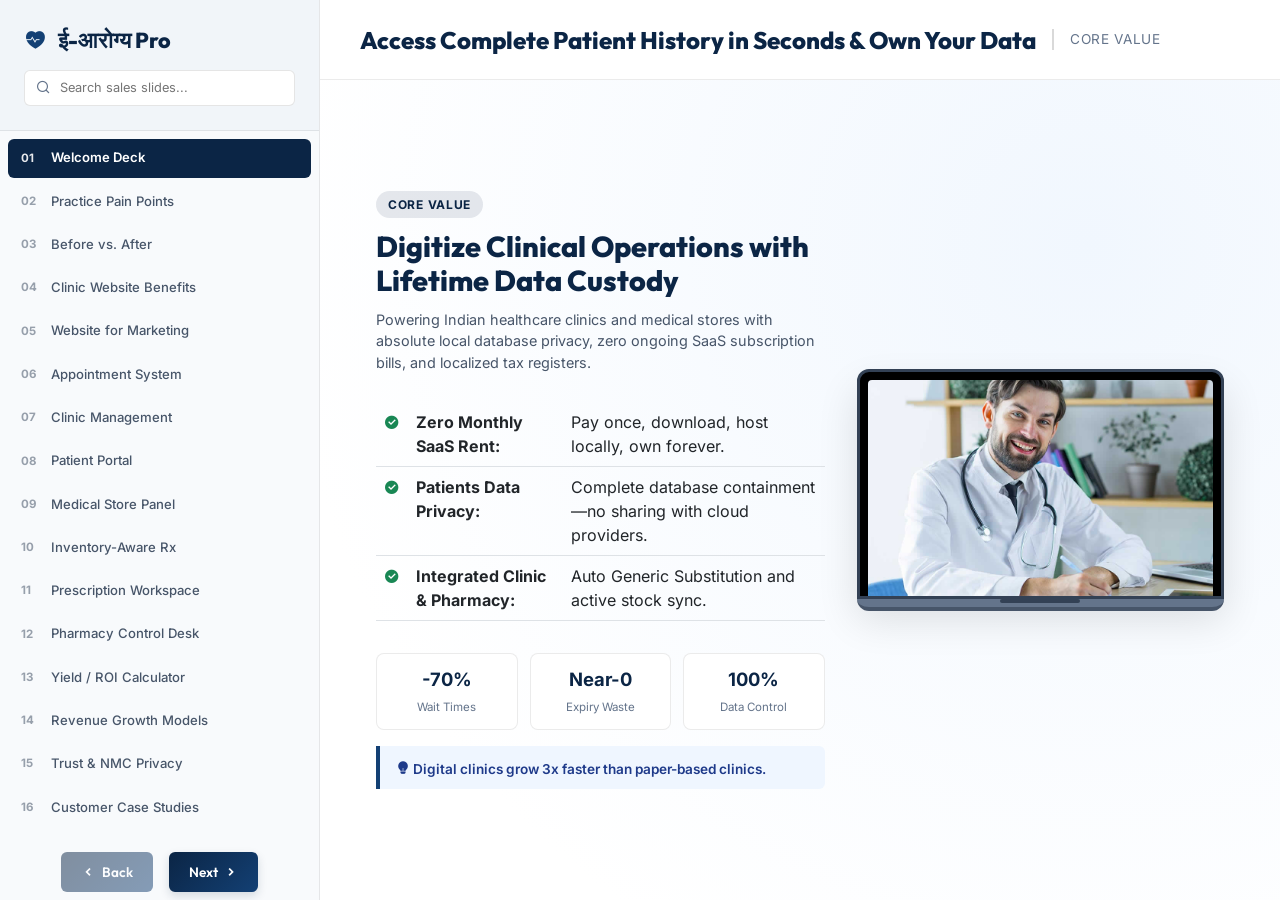
<file: edetailing/index.html>
<!DOCTYPE html>
<html lang="en">
<head>
    <meta charset="UTF-8">
    <meta name="viewport" content="width=device-width, initial-scale=1.0">
    <title>ई-आरोग्य Pro | Enterprise Healthcare ERP e-Detailing Portal</title>
    <!-- Remix Icons -->
    <link href="../assets/css/remixicon.css" rel="stylesheet">
    <!-- Bootstrap grid utilities -->
    <link rel="stylesheet" href="../doctor/assets/css/bootstrap.min.css">
    <!-- Custom CSS -->
    <link rel="stylesheet" href="css/style.min.css">
    <style>
        /* Extra styles for new high-conversion slides and grids to prevent white space */
        .slide-split-grid {
            display: grid;
            grid-template-columns: 1.1fr 0.9fr;
            gap: 2rem;
            align-items: center;
            height: 100%;
        }
        .mockup-card {
            background: #ffffff;
            border-radius: 12px;
            box-shadow: var(--shadow);
            border: 1.5px solid var(--glass-border);
            padding: 1.5rem;
            width: 100%;
            transition: var(--transition);
        }
        .mockup-card:hover {
            transform: translateY(-5px);
        }
        .funnel-container {
            display: flex;
            flex-direction: column;
            gap: 1rem;
            padding: 1rem;
            background: #f1f5f9;
            border-radius: 12px;
            border: 1px solid rgba(0,0,0,0.06);
        }
        .funnel-stage {
            display: flex;
            align-items: center;
            padding: 0.75rem 1rem;
            border-radius: 8px;
            color: white;
            font-weight: 600;
            text-align: center;
            position: relative;
        }
        .funnel-1 { background: #0b2545; width: 100%; }
        .funnel-2 { background: #134074; width: 85%; margin: 0 auto; }
        .funnel-3 { background: #1e3a8a; width: 70%; margin: 0 auto; }
        .funnel-4 { background: #10b981; width: 55%; margin: 0 auto; }
        
        .slot-grid {
            display: grid;
            grid-template-columns: repeat(3, 1fr);
            gap: 0.5rem;
            margin-top: 0.5rem;
        }
        .slot-btn {
            border: 1px solid #cbd5e1;
            background: #f8fafc;
            padding: 0.5rem;
            font-size: 0.75rem;
            text-align: center;
            border-radius: 6px;
            cursor: pointer;
            font-weight: 600;
        }
        .slot-btn.active {
            background: #10b981;
            color: white;
            border-color: #10b981;
        }
        .slot-btn.disabled {
            background: #e2e8f0;
            color: #94a3b8;
            cursor: not-allowed;
        }
        .stock-indicator {
            display: inline-flex;
            align-items: center;
            gap: 0.35rem;
            padding: 0.25rem 0.5rem;
            border-radius: 4px;
            font-size: 0.75rem;
            font-weight: 700;
        }
        .stock-in { background: #d1fae5; color: #065f46; }
        .stock-out { background: #fee2e2; color: #991b1b; }
        
        .kpi-row {
            display: flex;
            gap: 0.75rem;
            margin-top: 1rem;
        }
        .kpi-mini-card {
            flex: 1;
            padding: 0.75rem;
            border: 1px solid rgba(0,0,0,0.08);
            border-radius: 8px;
            text-align: center;
            background: white;
        }
        .kpi-mini-card strong {
            display: block;
            font-size: 1.15rem;
            color: #0b2545;
        }
        .kpi-mini-card small {
            font-size: 0.72rem;
            color: #64748b;
        }
        .takeaway-banner {
            margin-top: 1rem;
            padding: 0.65rem 1rem;
            background: #eff6ff;
            border-left: 4px solid #134074;
            border-radius: 0 6px 6px 0;
            font-weight: 600;
            font-size: 0.85rem;
            color: #1e3a8a;
        }
    </style>
</head>
<body class="light-mode">

    <!-- 1920x1080 Design Viewport -->
    <div id="presentation-viewport">
        
        <!-- Sidebar Slide Explorer -->
        <aside class="presentation-sidebar">
            <div class="sidebar-header">
                <div class="sidebar-logo">
                    <i class="ri-heart-pulse-fill"></i>
                    <span>ई-आरोग्य Pro</span>
                </div>
                <div class="sidebar-search">
                    <i class="ri-search-line"></i>
                    <input type="text" id="slide-search" placeholder="Search sales slides...">
                </div>
            </div>
            
            <div class="sidebar-menu-list" id="sidebar-menu-list">
                <div class="sidebar-menu-item active" data-slide="0">
                    <span class="slide-num">01</span>
                    <span class="slide-name">Welcome Deck</span>
                </div>
                <div class="sidebar-menu-item" data-slide="1">
                    <span class="slide-num">02</span>
                    <span class="slide-name">Practice Pain Points</span>
                </div>
                <div class="sidebar-menu-item" data-slide="2">
                    <span class="slide-num">03</span>
                    <span class="slide-name">Before vs. After</span>
                </div>
                <div class="sidebar-menu-item" data-slide="3">
                    <span class="slide-num">04</span>
                    <span class="slide-name">Clinic Website Benefits</span>
                </div>
                <div class="sidebar-menu-item" data-slide="4">
                    <span class="slide-num">05</span>
                    <span class="slide-name">Website for Marketing</span>
                </div>
                <div class="sidebar-menu-item" data-slide="5">
                    <span class="slide-num">06</span>
                    <span class="slide-name">Appointment System</span>
                </div>
                <div class="sidebar-menu-item" data-slide="6">
                    <span class="slide-num">07</span>
                    <span class="slide-name">Clinic Management</span>
                </div>
                <div class="sidebar-menu-item" data-slide="7">
                    <span class="slide-num">08</span>
                    <span class="slide-name">Patient Portal</span>
                </div>
                <div class="sidebar-menu-item" data-slide="8">
                    <span class="slide-num">09</span>
                    <span class="slide-name">Medical Store Panel</span>
                </div>
                <div class="sidebar-menu-item" data-slide="9">
                    <span class="slide-num">10</span>
                    <span class="slide-name">Inventory-Aware Rx</span>
                </div>
                <div class="sidebar-menu-item" data-slide="10">
                    <span class="slide-num">11</span>
                    <span class="slide-name">Prescription Workspace</span>
                </div>
                <div class="sidebar-menu-item" data-slide="11">
                    <span class="slide-num">12</span>
                    <span class="slide-name">Pharmacy Control Desk</span>
                </div>
                <div class="sidebar-menu-item" data-slide="12">
                    <span class="slide-num">13</span>
                    <span class="slide-name">Yield / ROI Calculator</span>
                </div>
                <div class="sidebar-menu-item" data-slide="13">
                    <span class="slide-num">14</span>
                    <span class="slide-name">Revenue Growth Models</span>
                </div>
                <div class="sidebar-menu-item" data-slide="14">
                    <span class="slide-num">15</span>
                    <span class="slide-name">Trust & NMC Privacy</span>
                </div>
                <div class="sidebar-menu-item" data-slide="15">
                    <span class="slide-num">16</span>
                    <span class="slide-name">Customer Case Studies</span>
                </div>
                <div class="sidebar-menu-item" data-slide="16">
                    <span class="slide-num">17</span>
                    <span class="slide-name">Lifetime Investments</span>
                </div>
                <div class="sidebar-menu-item" data-slide="17">
                    <span class="slide-num">18</span>
                    <span class="slide-name">Get Started</span>
                </div>
            </div>

            <div class="d-flex align-items-center gap-3 mt-2 mb-2 justify-content-center">
                <button class="btn btn-primary" id="slide-prev" title="Previous Slide"><i class="ri-arrow-left-s-line"></i> Back</button>
                <button class="btn btn-primary" id="slide-next" title="Next Slide">Next <i class="ri-arrow-right-s-line"></i></button>
            </div>
        </aside>

        <!-- Main Slide Deck Panel -->
        <main class="presentation-canvas">
            
            <!-- Canvas Header -->
            <header class="canvas-header">
                <div class="canvas-title-wrapper">
                    <span class="canvas-title" id="active-slide-title">Welcome</span>
                    <span class="canvas-subtitle" id="active-slide-badge">Overview</span>
                </div>
            </header>

            <!-- Slide Canvas Content -->
            <div class="canvas-content" id="canvas-content">
                
                <!-- Slide 1: Welcome -->
                <div class="slide active animate-fade" data-index="0" data-title="Access Complete Patient History in Seconds & Own Your Data" data-badge="Core Value">
                    <div class="slide-split-grid">
                        <div>
                            <span class="slide-badge">Core Value</span>
                            <h2 class="slide-title-text" style="font-size: 1.8rem; margin-bottom:0.75rem;">Digitize Clinical Operations with Lifetime Data Custody</h2>
                            <p class="slide-desc-text" style="font-size: 0.9rem;">
                                Powering Indian healthcare clinics and medical stores with absolute local database privacy, zero ongoing SaaS subscription bills, and localized tax registers.
                            </p>
                            <div class="table-responsive">
                                <table class="table table-bordered-none">
                                        <tr>
                                            <td><i class="ri-checkbox-circle-fill text-success"></i> </td>
                                            <td><strong>Zero Monthly SaaS Rent:</strong></td>
                                            <td>Pay once, download, host locally, own forever.</td>
                                        </tr>
                                        <tr>
                                            <td><i class="ri-checkbox-circle-fill text-success"></i> </td>
                                            <td><strong>Patients Data Privacy:</strong></td>
                                            <td>Complete database containment—no sharing with cloud providers.</td>
                                        </tr>
                                        <tr>
                                            <td><i class="ri-checkbox-circle-fill text-success"></i> </td>
                                            <td><strong>Integrated Clinic & Pharmacy:</strong></td>
                                            <td>Auto Generic Substitution and active stock sync.</td>
                                        </tr>
                                </table>
                            </div>
                            
                            <div class="kpi-row">
                                <div class="kpi-mini-card">
                                    <strong>-70%</strong>
                                    <small>Wait Times</small>
                                </div>
                                <div class="kpi-mini-card">
                                    <strong>Near-0</strong>
                                    <small>Expiry Waste</small>
                                </div>
                                <div class="kpi-mini-card">
                                    <strong>100%</strong>
                                    <small>Data Control</small>
                                </div>
                            </div>
                            
                            <div class="takeaway-banner">
                                <i class="ri-lightbulb-fill"></i> Digital clinics grow 3x faster than paper-based clinics.
                            </div>
                        </div>
                        <div class="laptop-mockup">
                            <div class="laptop-screen">
                                <img src="../img/about-img.jpg" alt="Doctor Portal Mockup">
                            </div>
                            <div class="laptop-base"></div>
                        </div>
                    </div>
                </div>

                <!-- Slide 2: Pain Points -->
                <div class="slide animate-fade" data-index="1" data-title="Eliminate Daily Friction at Your Clinic" data-badge="OPD Pain Points">
                    <div class="slide-split-grid">
                        <div>
                            <span class="slide-badge">OPD Pain Points</span>
                            <h2 class="slide-title-text" style="font-size: 1.8rem; margin-bottom: 0.5rem;">Why Traditional Practices Struggle and Leak Revenues</h2>
                            <p class="slide-desc-text mb-3">Everyday clinical bottlenecks reduce patient satisfaction and increase administrative workloads.</p>
                            
                            <div class="table-responsive">
                                <table class="table table-bordered-none">
                                    <tr>
                                        <td><i class="ri-error-warning-fill text-danger"></i></td>
                                        <td><strong>Chaotic Walk-Ins:</strong></td>
                                        <td>Patients wait hours, leading to frustration and lost follow-ups.</td>
                                    </tr>
                                    <tr>
                                        <td><i class="ri-error-warning-fill text-danger"></i></td>
                                        <td><strong>Disconnected Pharmacy:</strong></td>
                                        <td>Prescribing stock out of hand sends margins to external chemist shops.</td>
                                    </tr>
                                    <tr>
                                        <td><i class="ri-error-warning-fill text-danger"></i></td>
                                        <td><strong>Manual GST Splits:</strong></td>
                                        <td>Staff spend hours backward calculating CGST/SGST splits from retail prices.</td>
                                    </tr>
                                </table>
                            </div>
                            
                            <div class="takeaway-banner">
                                <i class="ri-lightbulb-fill"></i> Every delayed checkout or missed booking is immediate revenue lost.
                            </div>
                        </div>
                        <div class="mockup-card bg-light">
                            <h4 class="fw-bold mb-3 text-indigo">Daily Practice Bottlenecks</h4>
                            <div class="p-3 bg-white rounded border mb-2">
                                <span class="badge bg-danger mb-1 text-white">Administration Lag</span>
                                <p class="small text-muted mb-0">Staff average 4.2 minutes per billing spreadsheet or prescription write-out.</p>
                            </div>
                            <div class="p-3 bg-white rounded border">
                                <span class="badge bg-warning mb-1 text-dark">Expiry Loss</span>
                                <p class="small text-muted mb-0">Up to 8% of retail chemist medicine batches expire quietly on shelves.</p>
                            </div>
                        </div>
                    </div>
                </div>

                <!-- Slide 3: Before vs. After -->
                <div class="slide animate-fade" data-index="2" data-title="The Clinical Evolution Matrix" data-badge="Operational Shift">
                    <div class="slide-split-grid">
                        <div>
                            <span class="slide-badge">Operational Shift</span>
                            <h2 class="slide-title-text" style="font-size: 1.8rem; margin-bottom: 0.5rem;">Paper & Generic SaaS vs. CodWeb Health System</h2>
                            <p class="slide-desc-text mb-3">Compare clinical workflows before and after implementing a fully integrated local database platform.</p>
                            
                            <div class="table-responsive">
                                <table class="table table-bordered">
                                    <thead class="table-light">
                                        <tr>
                                            <th>Operational Item</th>
                                            <th>Paper / Generic SaaS</th>
                                            <th>CodWeb Health</th>
                                        </tr>
                                    </thead>
                                    <tbody>
                                        <tr>
                                            <td><strong>Patient Data</strong></td>
                                            <td class="text-danger"><i class="ri-close-line"></i> Scattered / Cloud Rent</td>
                                            <td class="text-success"><i class="ri-checkbox-circle-fill"></i> Local Ownership</td>
                                        </tr>
                                        <tr>
                                            <td><strong>Pharmacy Link</strong></td>
                                            <td class="text-danger"><i class="ri-close-line"></i> None (Manual check)</td>
                                            <td class="text-success"><i class="ri-checkbox-circle-fill"></i> Real-time Stock Sync</td>
                                        </tr>
                                        <tr>
                                            <td><strong>GSTR splits</strong></td>
                                            <td class="text-danger"><i class="ri-close-line"></i> Manual accounting</td>
                                            <td class="text-success"><i class="ri-checkbox-circle-fill"></i> 1-Click Auto Reports</td>
                                        </tr>
                                    </tbody>
                                </table>
                            </div>
                            
                            <div class="takeaway-banner">
                                <i class="ri-lightbulb-fill"></i> Control data leakage. System ownership makes operations 100% self-reliant.
                            </div>
                        </div>
                        <div class="mockup-card">
                            <h5 class="fw-bold mb-2"><i class="ri-line-chart-line text-success"></i> Workflow Speed Enhancement</h5>
                            <p class="small text-muted">Patient OPD journey times drop drastically when patient intake is mapped directly with booking calendars and prescription outputs.</p>
                            <div class="progress mb-2" style="height: 10px;">
                                <div class="progress-bar bg-danger" role="progressbar" style="width: 100%" aria-valuenow="100" aria-valuemin="0" aria-valuemax="100"></div>
                            </div>
                            <small class="text-muted d-block mb-3">Paper / Generic SaaS Intake: 18 mins</small>
                            <div class="progress mb-2" style="height: 10px;">
                                <div class="progress-bar bg-success" role="progressbar" style="width: 20%" aria-valuenow="20" aria-valuemin="0" aria-valuemax="100"></div>
                            </div>
                            <small class="text-success fw-bold d-block">CodWeb Health ERP Intake: Under 3 mins (-83% Time)</small>
                        </div>
                    </div>
                </div>

                <!-- Slide 4: Clinic Website Benefits -->
                <div class="slide animate-fade" data-index="3" data-title="Your Clinic Works 24x7 Round-the-Clock" data-badge="Clinic Website">
                    <div class="slide-split-grid">
                        <div>
                            <span class="slide-badge">Clinic Website</span>
                            <h2 class="slide-title-text" style="font-size: 1.8rem; margin-bottom: 0.5rem;">Benefits of a Professional Clinic Website</h2>
                            <p class="slide-desc-text mb-3">Your website is the digital front-door of your clinic. Keep your practice visible even when you are closed.</p>
                            
                            <div class="table-responsive">
                                <table class="table table-bordered-none">
                                    <tr>
                                        <td><i class="ri-checkbox-circle-fill text-success"></i></td>
                                        <td><strong>24x7 Presence:</strong> Patients find your timings, list of doctors, and services anytime.</td>
                                    </tr>
                                    <tr>
                                        <td><i class="ri-checkbox-circle-fill text-success"></i></td>
                                        <td><strong>Direct Patient Trust:</strong> Showcase qualifications, medical setups, and patient testimonials.</td>
                                    </tr>
                                    <tr>
                                        <td><i class="ri-checkbox-circle-fill text-success"></i></td>
                                        <td><strong>Lead Acquisition:</strong> Capture online appointment inquiries directly from local search results.</td>
                                    </tr>
                                </table>
                            </div>
                            
                            <div class="kpi-row">
                                <div class="kpi-mini-card">
                                    <strong>+150%</strong>
                                    <small>Google Searches</small>
                                </div>
                                <div class="kpi-mini-card">
                                    <strong>+40%</strong>
                                    <small>Patient Inquiries</small>
                                </div>
                                <div class="kpi-mini-card">
                                    <strong>24/7</strong>
                                    <small>Booking Intake</small>
                                </div>
                            </div>
                            
                            <div class="takeaway-banner">
                                <i class="ri-lightbulb-fill"></i> Your website should be your best-performing, round-the-clock employee.
                            </div>
                        </div>
                        <div class="mockup-card">
                            <div class="browser-mockup">
                                <div class="browser-header">
                                    <div class="browser-dot red"></div>
                                    <div class="browser-dot yellow"></div>
                                    <div class="browser-dot green"></div>
                                    <div class="browser-address">https://codwebhealth.com/clinic-patil-pune</div>
                                </div>
                                <div class="browser-body p-3 bg-light">
                                    <div class="d-flex align-items-center justify-content-between mb-3 bg-white p-2 rounded shadow-sm">
                                        <div class="d-flex align-items-center gap-2">
                                            <i class="ri-heart-pulse-fill text-danger"></i>
                                            <strong class="small">Patil Polyclinic</strong>
                                        </div>
                                        <span class="badge bg-success small text-white" style="font-size: 0.65rem;">Open Now</span>
                                    </div>
                                    <div class="p-2 bg-white rounded shadow-sm mb-2 text-center">
                                        <img src="../img/user.png" width="40" class="rounded-circle mb-1">
                                        <h6 class="mb-0 small fw-bold">Dr. Sameer Patil</h6>
                                        <small class="text-muted" style="font-size:0.65rem;">Pediatrician & General Outpatient</small>
                                    </div>
                                    <div class="btn btn-primary btn-sm w-100 fs-8"><i class="ri-calendar-check-line"></i> Book Online Appointment</div>
                                </div>
                            </div>
                        </div>
                    </div>
                </div>

                <!-- Slide 5: Website for Digital Marketing -->
                <div class="slide animate-fade" data-index="4" data-title="The Foundation of All Marketing Activities" data-badge="Digital Marketing">
                    <div class="slide-split-grid">
                        <div>
                            <span class="slide-badge">Digital Marketing</span>
                            <h2 class="slide-title-text" style="font-size: 1.8rem; margin-bottom: 0.5rem;">Leveraging Your Website for Patient Acquisition</h2>
                            <p class="slide-desc-text mb-3">Appear where patients are searching. Integrate your GMB Profile, AI engines, and social media channels.</p>
                            
                            <div class="table-responsive">
                                <table class="table table-bordered-none">
                                    <tr>
                                        <td><i class="ri-checkbox-circle-fill text-success"></i></td>
                                        <td><strong>SEO, AEO & GEO:</strong> Rank on Google and trigger in ChatGPT and Gemini AI replies.</td>
                                    </tr>
                                    <tr>
                                        <td><i class="ri-checkbox-circle-fill text-success"></i></td>
                                        <td><strong>GMB Integration:</strong> Direct maps link from Google My Business for local directions.</td>
                                    </tr>
                                    <tr>
                                        <td><i class="ri-checkbox-circle-fill text-success"></i></td>
                                        <td><strong>Social & Paid Ads:</strong> Funnel Meta and Google Ads traffic to booking pages.</td>
                                    </tr>
                                </table>
                            </div>
                            
                            <div class="kpi-row">
                                <div class="kpi-mini-card">
                                    <strong>Top 3</strong>
                                    <small>Google Maps Local</small>
                                </div>
                                <div class="kpi-mini-card">
                                    <strong>+80%</strong>
                                    <small>Ad conversion rate</small>
                                </div>
                                <div class="kpi-mini-card">
                                    <strong>1 Click</strong>
                                    <small>WhatsApp Link</small>
                                </div>
                            </div>
                            
                            <div class="takeaway-banner">
                                <i class="ri-lightbulb-fill"></i> If you are not in local AI search answers, you do not exist for new patients.
                            </div>
                        </div>
                        <div class="mockup-card">
                            <h5 class="fw-bold mb-3 small"><i class="ri-node-tree text-indigo"></i> Patient Acquisition Funnel</h5>
                            <div class="funnel-container">
                                <div class="funnel-stage funnel-1 small"><i class="ri-global-line me-2"></i>1. Search Traffic (Google, Maps, AI)</div>
                                <div class="funnel-stage funnel-2 small"><i class="ri-arrow-right-down-line me-2"></i>2. Click to Clinic Website</div>
                                <div class="funnel-stage funnel-3 small"><i class="ri-chat-smile-3-line me-2"></i>3. Testimonials & Services Verified</div>
                                <div class="funnel-stage funnel-4 small"><i class="ri-check-double-line me-2"></i>4. Booked Appointment!</div>
                            </div>
                        </div>
                    </div>
                </div>

                <!-- Slide 6: Appointment System Benefits -->
                <div class="slide animate-fade" data-index="5" data-title="Convert Website Visitors into Patients" data-badge="Appointment Booking">
                    <div class="slide-split-grid">
                        <div>
                            <span class="slide-badge">Appointment Booking</span>
                            <h2 class="slide-title-text" style="font-size: 1.8rem; margin-bottom: 0.5rem;">Website-Integrated Scheduling System</h2>
                            <p class="slide-desc-text mb-3">Remove friction. Allow patients to check live slots, book immediately, and receive alerts.</p>
                            
                            <div class="table-responsive">
                                <table class="table table-bordered-none">
                                    <tr>
                                        <td><i class="ri-checkbox-circle-fill text-success"></i></td>
                                        <td><strong>Real-Time Slot Display:</strong> Displays exact free slots, eliminating double bookings.</td>
                                    </tr>
                                    <tr>
                                        <td><i class="ri-checkbox-circle-fill text-success"></i></td>
                                        <td><strong>Automated Alerts:</strong> Confirmations and WhatsApp reminders reduce no-shows.</td>
                                    </tr>
                                    <tr>
                                        <td><i class="ri-checkbox-circle-fill text-success"></i></td>
                                        <td><strong>Reception Load Cut:</strong> Save hours of telephone calls, rescheduling, and bookings.</td>
                                    </tr>
                                </table>
                            </div>
                            
                            <div class="kpi-row">
                                <div class="kpi-mini-card">
                                    <strong>-45%</strong>
                                    <small>Staff Phone Work</small>
                                </div>
                                <div class="kpi-mini-card">
                                    <strong>-30%</strong>
                                    <small>No-Show rates</small>
                                </div>
                                <div class="kpi-mini-card">
                                    <strong>100%</strong>
                                    <small>Self-Service</small>
                                </div>
                            </div>
                            
                            <div class="takeaway-banner">
                                <i class="ri-lightbulb-fill"></i> Real-time self-booking converts passive browsers into actual OPD list clinic revenue.
                            </div>
                        </div>
                        <div class="mockup-card">
                            <h6 class="fw-bold mb-2 small"><i class="ri-calendar-line text-indigo"></i> Real-time Booking Calendar Mockup</h6>
                            <div class="p-3 bg-light rounded border">
                                <div class="d-flex justify-content-between mb-2">
                                    <span class="fw-bold small">Dr. Sameer Patil</span>
                                    <span class="text-muted small">Tuesday, 09 Jun</span>
                                </div>
                                <div class="slot-grid">
                                    <span class="slot-btn disabled">09:00 AM</span>
                                    <span class="slot-btn disabled">09:30 AM</span>
                                    <span class="slot-btn active">10:00 AM</span>
                                    <span class="slot-btn">10:30 AM</span>
                                    <span class="slot-btn">11:00 AM</span>
                                    <span class="slot-btn">11:30 AM</span>
                                </div>
                                <div class="mt-3 p-2 bg-success-light border border-success-light rounded text-center small text-success">
                                    <i class="ri-shield-check-line"></i> 10:00 AM Slot available. Confirm in 1-Click!
                                </div>
                            </div>
                        </div>
                    </div>
                </div>

                <!-- Slide 7: Clinic Management Benefits -->
                <div class="slide animate-fade" data-index="6" data-title="One Unified Platform for Your Entire Clinic" data-badge="Clinic Management">
                    <div class="slide-split-grid">
                        <div>
                            <span class="slide-badge">Clinic Management</span>
                            <h2 class="slide-title-text" style="font-size: 1.8rem; margin-bottom: 0.5rem;">Unify EHR, Bills, Schedules and Analytics</h2>
                            <p class="slide-desc-text mb-3">No more scattered records or siloed bills. Unify clinical and commercial workflows locally.</p>
                            
                            <div class="table-responsive">
                                <table class="table table-bordered-none">
                                    <tr>
                                        <td><i class="ri-checkbox-circle-fill text-success"></i></td>
                                        <td><strong>Unified Patients EMR:</strong> Instant timeline of medical records, diagnoses, and scripts.</td>
                                    </tr>
                                    <tr>
                                        <td><i class="ri-checkbox-circle-fill text-success"></i></td>
                                        <td><strong>Integrated GST Billing:</strong> Compute consultations and retail items in one invoice.</td>
                                    </tr>
                                    <tr>
                                        <td><i class="ri-checkbox-circle-fill text-success"></i></td>
                                        <td><strong>Central Desk Analytics:</strong> Real-time reports on OPD counts, payments, and clinic yield.</td>
                                    </tr>
                                </table>
                            </div>
                            
                            <div class="kpi-row">
                                <div class="kpi-mini-card">
                                    <strong>1 Click</strong>
                                    <small>EHR Retreival</small>
                                </div>
                                <div class="kpi-mini-card">
                                    <strong>-60%</strong>
                                    <small>Staff Prep Time</small>
                                </div>
                                <div class="kpi-mini-card">
                                    <strong>100%</strong>
                                    <small>Local Storage</small>
                                </div>
                            </div>
                            
                            <div class="takeaway-banner">
                                <i class="ri-lightbulb-fill"></i> Integrated clinic systems decrease human error, speeding up clinical checkouts.
                            </div>
                        </div>
                        <div class="mockup-card">
                            <h6 class="fw-bold mb-2 small"><i class="ri-dashboard-line text-indigo"></i> Unified Clinic Dashboard</h6>
                            <div class="row g-2">
                                <div class="col-6">
                                    <div class="p-2 border rounded bg-light text-center">
                                        <small class="text-muted d-block">TODAY'S VISITS</small>
                                        <strong class="fs-6">38 Patients</strong>
                                    </div>
                                </div>
                                <div class="col-6">
                                    <div class="p-2 border rounded bg-light text-center">
                                        <small class="text-muted d-block">GROSS REVENUE</small>
                                        <strong class="fs-6 text-success">₹19,000.00</strong>
                                    </div>
                                </div>
                                <div class="col-12">
                                    <div class="p-2 border rounded bg-white small">
                                        <div class="d-flex justify-content-between mb-1">
                                            <span class="fw-bold text-dark">OPD Queue:</span>
                                            <span class="text-primary fw-bold">3 waiting</span>
                                        </div>
                                        <span class="d-block text-muted small">1. Mrs. Shailaja Deshpande (Token #12)</span>
                                    </div>
                                </div>
                            </div>
                        </div>
                    </div>
                </div>

                <!-- Slide 8: Patient Portal Benefits -->
                <div class="slide animate-fade" data-index="7" data-title="Empower Patients with Self-Service Access" data-badge="Patient Portal">
                    <div class="slide-split-grid">
                        <div>
                            <span class="slide-badge">Patient Portal</span>
                            <h2 class="slide-title-text" style="font-size: 1.8rem; margin-bottom: 0.5rem;">Self-Service Patient Portal</h2>
                            <p class="slide-desc-text mb-3">Allow patients to access their history, check prescription charts, and download invoices without calling the clinic.</p>
                            
                            <div class="table-responsive">
                                <table class="table table-bordered-none">
                                    <tr>
                                        <td><i class="ri-checkbox-circle-fill text-success"></i></td>
                                        <td><strong>Self-Service E-Records:</strong> Patients download their E-Prescriptions & reports directly.</td>
                                    </tr>
                                    <tr>
                                        <td><i class="ri-checkbox-circle-fill text-success"></i></td>
                                        <td><strong>Follow-Up Triggers:</strong> Alert systems notify patients about scheduled visits.</td>
                                    </tr>
                                    <tr>
                                        <td><i class="ri-checkbox-circle-fill text-success"></i></td>
                                        <td><strong>Staff Relief:</strong> Cuts administrative workload by up to 80% for old record lookups.</td>
                                    </tr>
                                </table>
                            </div>
                            
                            <div class="kpi-row">
                                <div class="kpi-mini-card">
                                    <strong>80%</strong>
                                    <small>Fewer Record calls</small>
                                </div>
                                <div class="kpi-mini-card">
                                    <strong>+35%</strong>
                                    <small>Patient Retention</small>
                                </div>
                                <div class="kpi-mini-card">
                                    <strong>100%</strong>
                                    <small>Data Security</small>
                                </div>
                            </div>
                            
                            <div class="takeaway-banner">
                                <i class="ri-lightbulb-fill"></i> Patients value clinics that offer instant, direct digital access to their medical data.
                            </div>
                        </div>
                        <div class="mockup-card">
                            <h6 class="fw-bold mb-2 small"><i class="ri-shield-user-line text-indigo"></i> Patient Dashboard View</h6>
                            <div class="p-3 bg-light rounded border">
                                <div class="d-flex align-items-center gap-2 mb-2">
                                    <i class="ri-user-smile-fill text-primary"></i>
                                    <strong class="small">Welcome, Amit Kumar</strong>
                                </div>
                                <ul class="list-group list-group-flush bg-white rounded p-1 border">
                                    <li class="list-group-item d-flex justify-content-between p-2 small" style="border:none;">
                                        <span>Prescription - 09 Jun</span>
                                        <a href="#" class="text-primary fw-bold text-decoration-none"><i class="ri-download-2-fill"></i> Download PDF</a>
                                    </li>
                                    <li class="list-group-item d-flex justify-content-between p-2 small" style="border:none;">
                                        <span>OPD Invoice - 09 Jun</span>
                                        <a href="#" class="text-primary fw-bold text-decoration-none"><i class="ri-download-2-fill"></i> Download PDF</a>
                                    </li>
                                </ul>
                            </div>
                        </div>
                    </div>
                </div>

                <!-- Slide 9: Medical Store Panel -->
                <div class="slide animate-fade" data-index="8" data-title="Transform Your Medical Store into a Revenue Center" data-badge="Pharmacy Master">
                    <div class="slide-split-grid">
                        <div>
                            <span class="slide-badge">Pharmacy Master</span>
                            <h2 class="slide-title-text" style="font-size: 1.8rem; margin-bottom: 0.5rem;">Integrated Medical Store Panel</h2>
                            <p class="slide-desc-text mb-3">Track pharmacy stock, manage batch expiries, automate purchase items, and split GSTR taxes easily.</p>
                            
                            <div class="table-responsive">
                                <table class="table table-bordered-none">
                                    <tr>
                                        <td><i class="ri-checkbox-circle-fill text-success"></i></td>
                                        <td><strong>Batch Expiry Alerts:</strong> Colors code batch warnings 60 days before they expire.</td>
                                    </tr>
                                    <tr>
                                        <td><i class="ri-checkbox-circle-fill text-success"></i></td>
                                        <td><strong>Automated GST Splits:</strong> Inward purchases and retail calculations auto-split.</td>
                                    </tr>
                                    <tr>
                                        <td><i class="ri-checkbox-circle-fill text-success"></i></td>
                                        <td><strong>FIFO Stock Logic:</strong> First-expiry medicines are highlighted first to stop leakage.</td>
                                    </tr>
                                </table>
                            </div>
                            
                            <div class="kpi-row">
                                <div class="kpi-mini-card">
                                    <strong>Near-0</strong>
                                    <small>Medicine Expiry Waste</small>
                                </div>
                                <div class="kpi-mini-card">
                                    <strong>100%</strong>
                                    <small>HSN Code Tracking</small>
                                </div>
                                <div class="kpi-mini-card">
                                    <strong>+18%</strong>
                                    <small>Chemist Margins</small>
                                </div>
                            </div>
                            
                            <div class="takeaway-banner">
                                <i class="ri-lightbulb-fill"></i> Reconcile purchase registers, manage vendor sheets, and save costs.
                            </div>
                        </div>
                        <div class="mockup-card">
                            <h6 class="fw-bold mb-2 small"><i class="ri-capsule-line text-indigo"></i> Batch Stock Alert Preview</h6>
                            <table class="table table-sm table-bordered small">
                                <thead class="table-light">
                                    <tr>
                                        <th>Medicine</th>
                                        <th>Batch</th>
                                        <th>Expiry</th>
                                        <th>Status</th>
                                    </tr>
                                </thead>
                                <tbody>
                                    <tr>
                                        <td>Amoxycillin 500mg</td>
                                        <td>AMX1024</td>
                                        <td>30-08-2026</td>
                                        <td><span class="badge bg-success text-white">Active</span></td>
                                    </tr>
                                    <tr class="table-warning">
                                        <td>Paracetamol 650mg</td>
                                        <td>PCM0926</td>
                                        <td>15-07-2026</td>
                                        <td><span class="badge bg-warning text-dark">Near Expiry</span></td>
                                    </tr>
                                </tbody>
                            </table>
                        </div>
                    </div>
                </div>

                <!-- Slide 10: Inventory-Aware Prescription -->
                <div class="slide animate-fade" data-index="9" data-title="Prescribe Available Medicines with Confidence" data-badge="Inventory Integration">
                    <div class="slide-split-grid">
                        <div>
                            <span class="slide-badge">Inventory Integration</span>
                            <h2 class="slide-title-text" style="font-size: 1.8rem; margin-bottom: 0.5rem;">Inventory-Aware Prescription Writing</h2>
                            <p class="slide-desc-text mb-3">Sync EMR with pharmacy inventory. The doctor knows exactly what is in stock before prescribing.</p>
                            
                            <div class="table-responsive">
                                <table class="table table-bordered-none">
                                    <tr>
                                        <td><i class="ri-checkbox-circle-fill text-success"></i></td>
                                        <td><strong>Live Stock Indicators:</strong> Color indicators show real-time stock levels in EMR.</td>
                                    </tr>
                                    <tr>
                                        <td><i class="ri-checkbox-circle-fill text-success"></i></td>
                                        <td><strong>Generic Substitutes:</strong> Suggest alternative in-stock medicines instantly.</td>
                                    </tr>
                                    <tr>
                                        <td><i class="ri-checkbox-circle-fill text-success"></i></td>
                                        <td><strong>No Patient Out-of-Stock:</strong> Patient gets 100% of prescribed medicines inside the clinic.</td>
                                    </tr>
                                </table>
                            </div>
                            
                            <div class="kpi-row">
                                <div class="kpi-mini-card">
                                    <strong>+22%</strong>
                                    <small>In-House Rx Sales</small>
                                </div>
                                <div class="kpi-mini-card">
                                    <strong>Near-0</strong>
                                    <small>Out-of-Stock issues</small>
                                </div>
                                <div class="kpi-mini-card">
                                    <strong>Real-time</strong>
                                    <small>Sync speed</small>
                                </div>
                            </div>
                            
                            <div class="takeaway-banner">
                                <i class="ri-lightbulb-fill"></i> Prescription-integrated stock panels ensure higher revenue retention inside the clinic.
                            </div>
                        </div>
                        <div class="mockup-card">
                            <h6 class="fw-bold mb-2 small"><i class="ri-edit-line text-indigo"></i> Doctor prescription view</h6>
                            <div class="p-2 border rounded bg-light mb-2">
                                <div class="d-flex justify-content-between align-items-center">
                                    <span class="fw-bold small">1. Amoxycillin 500mg (Token #2)</span>
                                    <span class="stock-indicator stock-in"><i class="ri-checkbox-circle-line"></i> 140 In Stock</span>
                                </div>
                            </div>
                            <div class="p-2 border rounded bg-light">
                                <div class="d-flex justify-content-between align-items-center">
                                    <span class="fw-bold small">2. Ibuprofen 400mg</span>
                                    <span class="stock-indicator stock-out"><i class="ri-error-warning-line"></i> Out of Stock</span>
                                </div>
                                <small class="text-danger d-block mt-1"><i class="ri-reply-fill"></i> Alternative: Suggest Naproxen 250mg (90 In Stock)</small>
                            </div>
                        </div>
                    </div>
                </div>

                <!-- Slide 11: Prescription Workspace (Interactive) -->
                <div class="slide animate-fade" data-index="10" data-title="Intelligent E-Prescription Desk" data-badge="Software Showcase">
                    <div class="slide-split-grid">
                        <div>
                            <span class="slide-badge">Software Showcase</span>
                            <h2 class="slide-title-text" style="font-size: 1.8rem; margin-bottom: 0.5rem;">Write Digital Prescriptions in under 30 Seconds</h2>
                            <p class="slide-desc-text">
                                Type symptoms, diagnostics, and dosages. Search and add medicines with live stock warnings.
                            </p>
                            <ul class="slide-feature-list mb-3">
                                <li><i class="ri-checkbox-circle-fill"></i> Dosage auto-suggest (OD, BD, TDS).</li>
                                <li><i class="ri-checkbox-circle-fill"></i> Generic substitution toggles.</li>
                                <li><i class="ri-checkbox-circle-fill"></i> Printable layout formatted for A4 & thermal papers.</li>
                            </ul>
                            
                            <div class="takeaway-banner">
                                <i class="ri-lightbulb-fill"></i> Digital prescriptions ensure absolute clinical clarity and zero reading errors.
                            </div>
                        </div>
                        <div class="browser-mockup">
                            <div class="browser-header">
                                <div class="browser-dot red"></div>
                                <div class="browser-dot yellow"></div>
                                <div class="browser-dot green"></div>
                                <div class="browser-address">http://localhost:3500/prescription-autocomplete</div>
                            </div>
                            <div class="browser-body">
                                <img src="img/prescription-autocomplete.webp" alt="Prescription Workspace Screenshot">
                            </div>
                        </div>
                    </div>
                </div>

                <!-- Slide 12: Pharmacy Control Desk (Interactive) -->
                <div class="slide animate-fade" data-index="11" data-title="Pharmacy & Batch Stock Alerts" data-badge="Software Showcase">
                    <div class="slide-split-grid">
                        <div>
                            <span class="slide-badge">Software Showcase</span>
                            <h2 class="slide-title-text">Pharmacist Inventory Control Console</h2>
                            <p class="slide-desc-text">
                                Real-time batch logs, reorder thresholds, and near-expiry alerts.
                            </p>
                            <ul class="slide-feature-list mb-3">
                                <li><i class="ri-checkbox-circle-fill"></i> Visual notifications for expired and near-expiry medicine batches.</li>
                                <li><i class="ri-checkbox-circle-fill"></i> Auto-reorder warnings flag low stock items.</li>
                                <li><i class="ri-checkbox-circle-fill"></i> Inward purchase logs reconcile cost ratios.</li>
                            </ul>
                            
                            <div class="takeaway-banner">
                                <i class="ri-lightbulb-fill"></i> Control stock leakages, prevent expiration, and protect pharmacy margins.
                            </div>
                        </div>
                        <div class="laptop-mockup">
                            <div class="laptop-screen">
                                <img src="img/pharmacy-dashboard.webp" alt="Pharmacy Dashboard Screenshot">
                            </div>
                            <div class="laptop-base"></div>
                        </div>
                    </div>
                </div>

                <!-- Slide 13: ROI Yield Calculator -->
                <div class="slide animate-fade" data-index="12" data-title="ROI Savings Calculator" data-badge="Interactive Tool">
                    <span class="slide-badge">Interactive Tool</span>
                    <h2 class="slide-title-text" style="font-size: 2.2rem; margin-bottom: 0.5rem;">Estimate Your Practice Revenue Gain</h2>
                    <p class="slide-desc-text mb-3">Adjust clinical parameters to compute time and revenue savings.</p>
                    <div class="roi-card">
                        <div class="roi-grid">
                            <!-- Inputs -->
                            <div>
                                <div class="calc-input-group">
                                    <label>Number of Active Doctors</label>
                                    <div class="slider-container">
                                        <input type="range" id="num-docs" min="1" max="10" value="2">
                                        <div class="slider-value" id="val-num-docs">2</div>
                                    </div>
                                </div>
                                <div class="calc-input-group">
                                    <label>Avg Patients / Doctor / Day</label>
                                    <div class="slider-container">
                                        <input type="range" id="patients-per-day" min="5" max="100" value="25">
                                        <div class="slider-value" id="val-patients">25</div>
                                    </div>
                                </div>
                                <div class="calc-input-group">
                                    <label>Daily Pharmacy Invoices</label>
                                    <div class="slider-container">
                                        <input type="range" id="pharmacy-bills" min="0" max="200" value="45">
                                        <div class="slider-value" id="val-bills">45</div>
                                    </div>
                                </div>
                                <div class="calc-input-group">
                                    <label>Monthly Expired Stock Value (₹)</label>
                                    <div class="slider-container">
                                        <input type="range" id="expiry-leakage" min="500" max="20000" step="500" value="5000">
                                        <div class="slider-value" id="val-leakage">₹5000</div>
                                    </div>
                                </div>
                                <input type="hidden" id="consult-fee" value="500">
                                <input type="hidden" id="pharmacy-bill-amt" value="350">
                                <input type="hidden" id="audit-hours" value="20">
                            </div>
                            
                            <!-- Results -->
                            <div class="roi-results">
                                <div>
                                    <h4 class="fw-bold mb-3 text-indigo" style="font-size: 1.05rem;"><i class="ri-bar-chart-box-line me-2"></i>Operational Yield</h4>
                                    <div class="result-row">
                                        <div class="result-label">Clinic Time Saved / Month</div>
                                        <div class="result-value" id="res-time-saved">52 Hours</div>
                                    </div>
                                    <div class="result-row">
                                        <div class="result-label">Waste Recovered / Month</div>
                                        <div class="result-value" id="res-revenue-leakage">₹9,800</div>
                                    </div>
                                    <div class="result-row">
                                        <div class="result-label">Combined Monthly Net Yield</div>
                                        <div class="result-value yield" id="res-monthly-yield">₹15,000</div>
                                    </div>
                                </div>
                                <div class="p-3 bg-white rounded border border-success-light" style="background:#e0f2fe !important;">
                                    <div class="d-flex justify-content-between align-items-center mb-1">
                                        <span class="text-dark fw-bold" style="font-size:0.85rem;">Annual Estimated Savings:</span>
                                        <span class="text-success fw-bold fs-5" id="res-annual-savings">₹1,80,000</span>
                                    </div>
                                </div>
                            </div>
                        </div>
                    </div>
                </div>

                <!-- Slide 14: Financial ROI Models -->
                <div class="slide animate-fade" data-index="13" data-title="Estimated Revenue Growth Scenarios" data-badge="Financial Impact">
                    <span class="slide-badge">Financial Impact</span>
                    <h2 class="slide-title-text" style="font-size: 2.2rem; margin-bottom: 0.5rem;">Estimated Operational Yield for Different Clinic Types</h2>
                    <p class="slide-desc-text mb-3">Calculations show estimated returns based on standard workload parameters.</p>
                    <div class="roi-table-grid mb-2">
                        <div class="roi-table-card">
                            <div class="roi-table-header">
                                <span class="roi-table-title">Single Doctor Clinic</span>
                                <p class="roi-table-desc">Saves time, allowing for more consultations.</p>
                            </div>
                            <div>
                                <div class="roi-table-row"><span class="roi-table-label">Daily Patients</span><span class="roi-table-val">40 OPD</span></div>
                                <div class="roi-table-row"><span class="roi-table-label">Time Saved / Day</span><span class="roi-table-val">2 Hours</span></div>
                                <div class="roi-table-row mt-2 pt-2 border-top"><span class="roi-table-label fw-bold text-dark">Est. Monthly Gain</span><span class="roi-table-val savings">₹50,000+</span></div>
                            </div>
                        </div>
                        <div class="roi-table-card">
                            <div class="roi-table-header">
                                <span class="roi-table-title">Multi-Doctor Polyclinic</span>
                                <p class="roi-table-desc">Reduces bottlenecks across active desks.</p>
                            </div>
                            <div>
                                <div class="roi-table-row"><span class="roi-table-label">Daily Patients</span><span class="roi-table-val">120 OPD</span></div>
                                <div class="roi-table-row"><span class="roi-table-label">Time Saved / Day</span><span class="roi-table-val">6 Hours</span></div>
                                <div class="roi-table-row mt-2 pt-2 border-top"><span class="roi-table-label fw-bold text-dark">Est. Monthly Gain</span><span class="roi-table-val savings">₹1,50,000+</span></div>
                            </div>
                        </div>
                        <div class="roi-table-card">
                            <div class="roi-table-header">
                                <span class="roi-table-title">Healthcare Hospital</span>
                                <p class="roi-table-desc">Links wards, diagnostic desks, and pharmacy.</p>
                            </div>
                            <div>
                                <div class="roi-table-row"><span class="roi-table-label">Daily Patients</span><span class="roi-table-val">300+ OPD</span></div>
                                <div class="roi-table-row"><span class="roi-table-label">Paper & Admin Savings</span><span class="roi-table-val">₹50,000/mo</span></div>
                                <div class="roi-table-row mt-2 pt-2 border-top"><span class="roi-table-label fw-bold text-dark">Est. Monthly Gain</span><span class="roi-table-val savings">₹3,50,000+</span></div>
                            </div>
                        </div>
                    </div>
                    <div class="takeaway-banner">
                        <i class="ri-lightbulb-fill"></i> Scale your clinical capacity without scaling your administrative headcount.
                    </div>
                </div>

                <!-- Slide 15: Trust & NMC Compliance -->
                <div class="slide animate-fade" data-index="14" data-title="NMC Compliance & 100% Data Custody" data-badge="Trust & Security">
                    <div class="slide-split-grid">
                        <div>
                            <span class="slide-badge">Trust & Security</span>
                            <h2 class="slide-title-text" style="font-size: 1.8rem; margin-bottom: 0.5rem;">Data Custody & Full Regulatory Compliance</h2>
                            <p class="slide-desc-text">
                                Complete compliance with NMC guidelines for digital prescriptions. Secure local hosting ensures 100% data privacy.
                            </p>
                            <ul class="slide-feature-list mb-3">
                                <li><i class="ri-checkbox-circle-fill"></i> No third-party data access or cloud privacy risks.</li>
                                <li><i class="ri-checkbox-circle-fill"></i> Safe and compliant PDF prescription archives.</li>
                                <li><i class="ri-checkbox-circle-fill"></i> Absolute control of records for medical-legal audits.</li>
                            </ul>
                            
                            <div class="takeaway-banner">
                                <i class="ri-lightbulb-fill"></i> Own your data database forever. Protect your patients' confidential records.
                            </div>
                        </div>
                        <div class="mockup-card text-center p-4">
                            <i class="ri-shield-check-fill text-success" style="font-size: 5rem; display:block; margin: 0 auto 1rem;"></i>
                            <h4 class="fw-bold mb-2">Secure Local Architecture</h4>
                            <p class="small text-muted mb-0">Patient history and clinical records are kept strictly in your local database inside the hospital premises.</p>
                        </div>
                    </div>
                </div>

                <!-- Slide 16: Case Studies -->
                <div class="slide animate-fade" data-index="15" data-title="Customer Case Studies" data-badge="Clinical Proof">
                    <div class="slide-split-grid">
                        <div>
                            <span class="slide-badge">Clinical Proof</span>
                            <h2 class="slide-title-text" style="font-size: 2.2rem; margin-bottom: 0.5rem;">Real Clinic Implementations</h2>
                            <p class="slide-desc-text mb-3">See how Pune medical clinics resolved bottleneck items after self-hosting our system.</p>
                            <div class="case-tabs mb-2">
                                <div class="case-tab active" onclick="switchCase(0)" style="padding:0.5rem 1rem;">Dr. Joshi Clinic</div>
                                <div class="case-tab" onclick="switchCase(1)" style="padding:0.5rem 1rem;">Viman Nagar Care</div>
                                <div class="case-tab" onclick="switchCase(2)" style="padding:0.5rem 1rem;">Practo Care Pharmacy</div>
                            </div>
                            <div id="case-content">
                                <div class="case-content-wrapper" style="padding: 1.25rem; gap: 1.5rem;">
                                    <div class="case-col">
                                        <h4 class="fw-bold text-indigo" style="font-size:1rem;"><i class="ri-hospital-line me-2"></i>Dr. Joshi's Clinic, Pune</h4>
                                        <p class="text-muted" style="font-size:0.75rem;">
                                            Outpatient clinic handling 35+ patients daily. Vaccine stock issues.
                                        </p>
                                        <div class="p-2 bg-light rounded border border-danger-light" style="background:#fef2f2 !important; font-size:0.75rem;">
                                            <span class="badge-red mb-1">Before Integration</span>
                                            <p class="small text-muted mb-0">15 min checkup lags.</p>
                                        </div>
                                    </div>
                                    <div class="case-col justify-content-between">
                                        <div class="p-2 bg-light rounded border border-success-light" style="background:#f0fdf4 !important; font-size:0.75rem;">
                                            <span class="badge-green mb-1">After System Ownership</span>
                                            <p class="small text-muted mb-0">Checkout under 5 mins.</p>
                                        </div>
                                        <div class="mt-1 pt-1 border-top">
                                            <h5 class="fw-bold text-success small" style="font-size:0.75rem;"><i class="ri-arrow-right-up-line"></i> Impact:</h5>
                                            <p class="text-dark small mb-0" style="font-size:0.75rem;">Recovered ₹6,200/mo.</p>
                                        </div>
                                    </div>
                                </div>
                            </div>
                        </div>
                        <div class="laptop-mockup">
                            <div class="laptop-screen">
                                <img src="img/pharmacy-profit-report.webp" alt="Pharmacy Profit Report Screenshot">
                            </div>
                            <div class="laptop-base"></div>
                        </div>
                    </div>
                </div>

                <!-- Slide 17: Pricing Plans -->
                <div class="slide animate-fade" data-index="16" data-title="Lifetime License Pricing Plans" data-badge="Investment Tiers">
                    <span class="slide-badge">Investment Tiers</span>
                    <h2 class="slide-title-text" style="font-size: 2.2rem; margin-bottom: 0.5rem;">Self-Hosted Lifetime Licenses</h2>
                    <p class="slide-desc-text mb-3">Host locally. Pay once, own forever. No monthly recurring SaaS bills.</p>
                    <div class="pricing-grid">
                        <div class="pricing-card">
                            <div>
                                <h3 class="price-title">Starter Plan</h3>
                                <p class="price-desc">For single doctor outpatient clinics.</p>
                                <div class="price-tag">₹15,000 <span>/ One-time</span></div>
                                <ul class="price-features">
                                    <li><i class="ri-checkbox-circle-fill"></i> 1 Active Doctor License</li>
                                    <li><i class="ri-checkbox-circle-fill"></i> Patient History Timeline</li>
                                    <li><i class="ri-checkbox-circle-fill"></i> Exempt Consultation POS</li>
                                    <li><i class="ri-checkbox-circle-fill"></i> A4 & Thermal Print layouts</li>
                                    <li class="text-muted"><i class="ri-close-circle-fill text-muted"></i> No Pharmacy Linkage</li>
                                </ul>
                            </div>
                        </div>
                        <div class="pricing-card popular">
                            <span class="popular-badge">Recommended</span>
                            <div>
                                <h3 class="price-title">Professional</h3>
                                <p class="price-desc">For clinics with internal pharmacies.</p>
                                <div class="price-tag">₹35,000 <span>/ One-time</span></div>
                                <ul class="price-features">
                                    <li><i class="ri-checkbox-circle-fill"></i> Up to 3 Linked Doctors</li>
                                    <li><i class="ri-checkbox-circle-fill"></i> 1 Pharmacy License</li>
                                    <li><i class="ri-checkbox-circle-fill"></i> Autocomplete Stock Sync</li>
                                    <li><i class="ri-checkbox-circle-fill"></i> Low Stock & Expiry warnings</li>
                                    <li><i class="ri-checkbox-circle-fill"></i> GST Inclusive POS & GSTR-1</li>
                                </ul>
                            </div>
                        </div>
                        <div class="pricing-card">
                            <div>
                                <h3 class="price-title">Enterprise</h3>
                                <p class="price-desc">For multi-doctor clinics and chains.</p>
                                <div class="price-tag">₹75,000 <span>/ One-time</span></div>
                                <ul class="price-features">
                                    <li><i class="ri-checkbox-circle-fill"></i> Unlimited Doctor Licenses</li>
                                    <li><i class="ri-checkbox-circle-fill"></i> Multi-counter Pharmacy setup</li>
                                    <li><i class="ri-checkbox-circle-fill"></i> Advanced Supplier purchases</li>
                                    <li><i class="ri-checkbox-circle-fill"></i> GSTR Audit Register Export</li>
                                    <li><i class="ri-checkbox-circle-fill"></i> Multi-payment cashier modes</li>
                                </ul>
                            </div>
                        </div>
                    </div>
                </div>

                <!-- Slide 18: Get Started -->
                <div class="slide animate-fade" data-index="17" data-title="Schedule a Personalized System Demo" data-badge="Get Started">
                    <div class="slide-split-grid">
                        <div>
                            <span class="slide-badge">Get Started</span>
                            <h2 class="slide-title-text" style="font-size:2.4rem; margin-bottom: 0.5rem;">Launch Your Digital Clinic Today</h2>
                            <p class="slide-desc-text mb-3">
                                Register your details to arrange a screen-share walkthrough or download our installation guide brochure.
                            </p>
                            <div class="d-flex flex-column gap-3 mb-3">
                                <div class="d-flex align-items-center gap-3">
                                    <i class="ri-whatsapp-line text-success fs-2"></i>
                                    <div>
                                        <strong class="text-dark d-block" style="font-size:0.9rem;">Chat on WhatsApp</strong>
                                        <a href="https://wa.me/919876543210?text=Hi,%20I%20am%20interested%20in%20a%20demo%20of%20E-Arogya%20Pro" target="_blank" class="text-primary small" style="font-weight:600;">+91 98765 43210</a>
                                    </div>
                                </div>
                                <div class="d-flex align-items-center gap-3">
                                    <i class="ri-customer-service-2-line text-indigo fs-2" style="color:var(--secondary);"></i>
                                    <div>
                                        <strong class="text-dark d-block" style="font-size:0.9rem;">Customer Success Desk</strong>
                                        <small class="text-muted">support@edoc.com</small>
                                    </div>
                                </div>
                            </div>
                        </div>
                        
                        <form id="lead-form" onsubmit="submitLead(event)" class="bg-white p-4 rounded border" style="box-shadow:var(--shadow-sm); width: 100%;">
                            <div class="row g-3">
                                <div class="col-md-6 form-group">
                                    <label>Your Name *</label>
                                    <input type="text" id="lead-name" class="form-control" placeholder="Dr. Sameer Patil" required>
                                </div>
                                <div class="col-md-6 form-group">
                                    <label>Mobile Number *</label>
                                    <input type="tel" id="lead-phone" class="form-control" placeholder="9876543210" required>
                                </div>
                                <div class="col-12 form-group">
                                    <label>Clinic / Hospital Name *</label>
                                    <input type="text" id="lead-clinic" class="form-control" placeholder="Patil Health Clinic, Pune" required>
                                </div>
                                <div class="col-md-6 form-group">
                                    <label>Medical Center Type</label>
                                    <select id="lead-type" class="form-select">
                                        <option value="clinic">Clinic / Outpatient</option>
                                        <option value="pharmacy">Pharmacy Only</option>
                                        <option value="combined">Combined Clinic + Pharmacy</option>
                                        <option value="hospital">Hospital / Multi-Doctor</option>
                                    </select>
                                </div>
                                <div class="col-md-6 form-group">
                                    <label>Preferred Contact Mode</label>
                                    <select id="lead-mode" class="form-select">
                                        <option value="whatsapp">WhatsApp Text</option>
                                        <option value="call">Direct Call Back</option>
                                        <option value="screenshare">Google Meet Demo</option>
                                    </select>
                                </div>
                                <input type="hidden" id="lead-message" value="Requested presentation demo">
                                <div class="col-12 mt-2">
                                    <button type="submit" class="btn btn-primary w-100 py-2"><i class="ri-checkbox-circle-line"></i> Request Personalized Demo</button>
                                </div>
                            </div>
                        </form>
                    </div>
                </div>

            </div>
        </main>

    </div>

    <!-- Scripts -->
    <script src="../assets/js/jquery.min.js"></script>
    <script src="../assets/js/bootstrap.bundle.min.js"></script>
    <script src="../assets/js/chart.min.js"></script>
    <script src="js/presentation.min.js"></script>
    <script src="js/roi-calculator.min.js"></script>
    <script>
        // Case studies switching data
        const casesData = [
            {
                title: 'Dr. Joshi\'s Pediatric Clinic, Pune',
                desc: 'A pediatric consultation clinic handling 35+ patients daily. Writing prescriptions manually created wait times and vaccine stock issues.',
                before: '15 min patient checkup lag. Vaccine stock expired unnoticed inside cold chains.',
                after: 'Checkout runs under 5 mins. Automatic notifications flags expire dates 60 days ahead.',
                impact: 'Recovered ₹6,200/month in vaccine batch wastage, patient booking queues dropped by 70%.'
            },
            {
                title: 'Viman Nagar Care Polyclinic, Pune',
                desc: 'A multi-doctor clinic employing 5 clinicians and an diagnostics lab. Coordinating GST splits took 4 days every month.',
                before: 'Doctors had no insight into stock availability in pharmacy. Tax compilation required Chartered Accountant hours.',
                after: 'Doctors check stock levels directly during consultation. Unified terminal groups line items correctly.',
                impact: 'Tax prep time reduced from 4 days to 5 minutes, increased lab order fulfillment by 25%.'
            },
            {
                title: 'Practo Care Pharmacy, Pune',
                desc: 'A retail medical store facing competition. Lacked digital integration with surrounding clinic prescriptions.',
                before: 'Patients left with paper prescriptions due to out-of-stock items. Expired medicines discarded regularly.',
                after: 'Patients dispatch Rx to pharmacy, items packed in advance. First-expiry first-out stock sorting.',
                impact: 'Boosted order fulfillment by 30%, reduced inventory wastage to 0.2%, saved ₹4,800/month.'
            }
        ];

        function switchCase(index) {
            const tabs = document.querySelectorAll('.case-tab');
            tabs.forEach((tab, idx) => {
                if (idx === index) tab.classList.add('active');
                else tab.classList.remove('active');
            });

            const data = casesData[index];
            const caseContent = document.getElementById('case-content');
            caseContent.innerHTML = `
                <div class="case-content-wrapper animate-fade" style="padding: 1.25rem; gap: 1.5rem;">
                    <div class="case-col">
                        <h4 class="fw-bold text-indigo" style="font-size:1rem;"><i class="ri-hospital-line me-2"></i>${data.title}</h4>
                        <p class="text-muted small">${data.desc}</p>
                        
                        <div class="p-2 bg-light rounded border border-danger-light" style="background:#fef2f2 !important; font-size:0.75rem;">
                            <span class="badge-red mb-1">Before ERP Integration</span>
                            <p class="small text-muted mb-0">
                                ${data.before}
                            </p>
                        </div>
                    </div>
                    <div class="case-col justify-content-between">
                        <div class="p-2 bg-light rounded border border-success-light" style="background:#f0fdf4 !important; font-size:0.75rem;">
                            <span class="badge-green mb-1">After System Ownership</span>
                            <p class="small text-muted mb-0">
                                ${data.after}
                            </p>
                        </div>
                        <div class="mt-1 pt-1 border-top">
                            <h5 class="fw-bold text-success small" style="font-size:0.75rem;"><i class="ri-arrow-right-up-line"></i> Impact:</h5>
                            <p class="text-dark small mb-0" style="font-size:0.75rem;">${data.impact}</p>
                        </div>
                    </div>
                </div>
            `;
        }

        // Simulating Lead Submission
        function submitLead(e) {
            e.preventDefault();
            const name = document.getElementById('lead-name').value;
            const phone = document.getElementById('lead-phone').value;
            const clinic = document.getElementById('lead-clinic').value;
            const mode = document.getElementById('lead-mode').value;
            
            alert(`Thank you, Dr. ${name}!\nYour demo request for "${clinic}" has been registered.\nPreferred callback mode: ${mode.toUpperCase()} to mobile: ${phone}.\nOur representative will contact you shortly.`);
            document.getElementById('lead-form').reset();
        }
    </script>
</body>
</html>
</file>
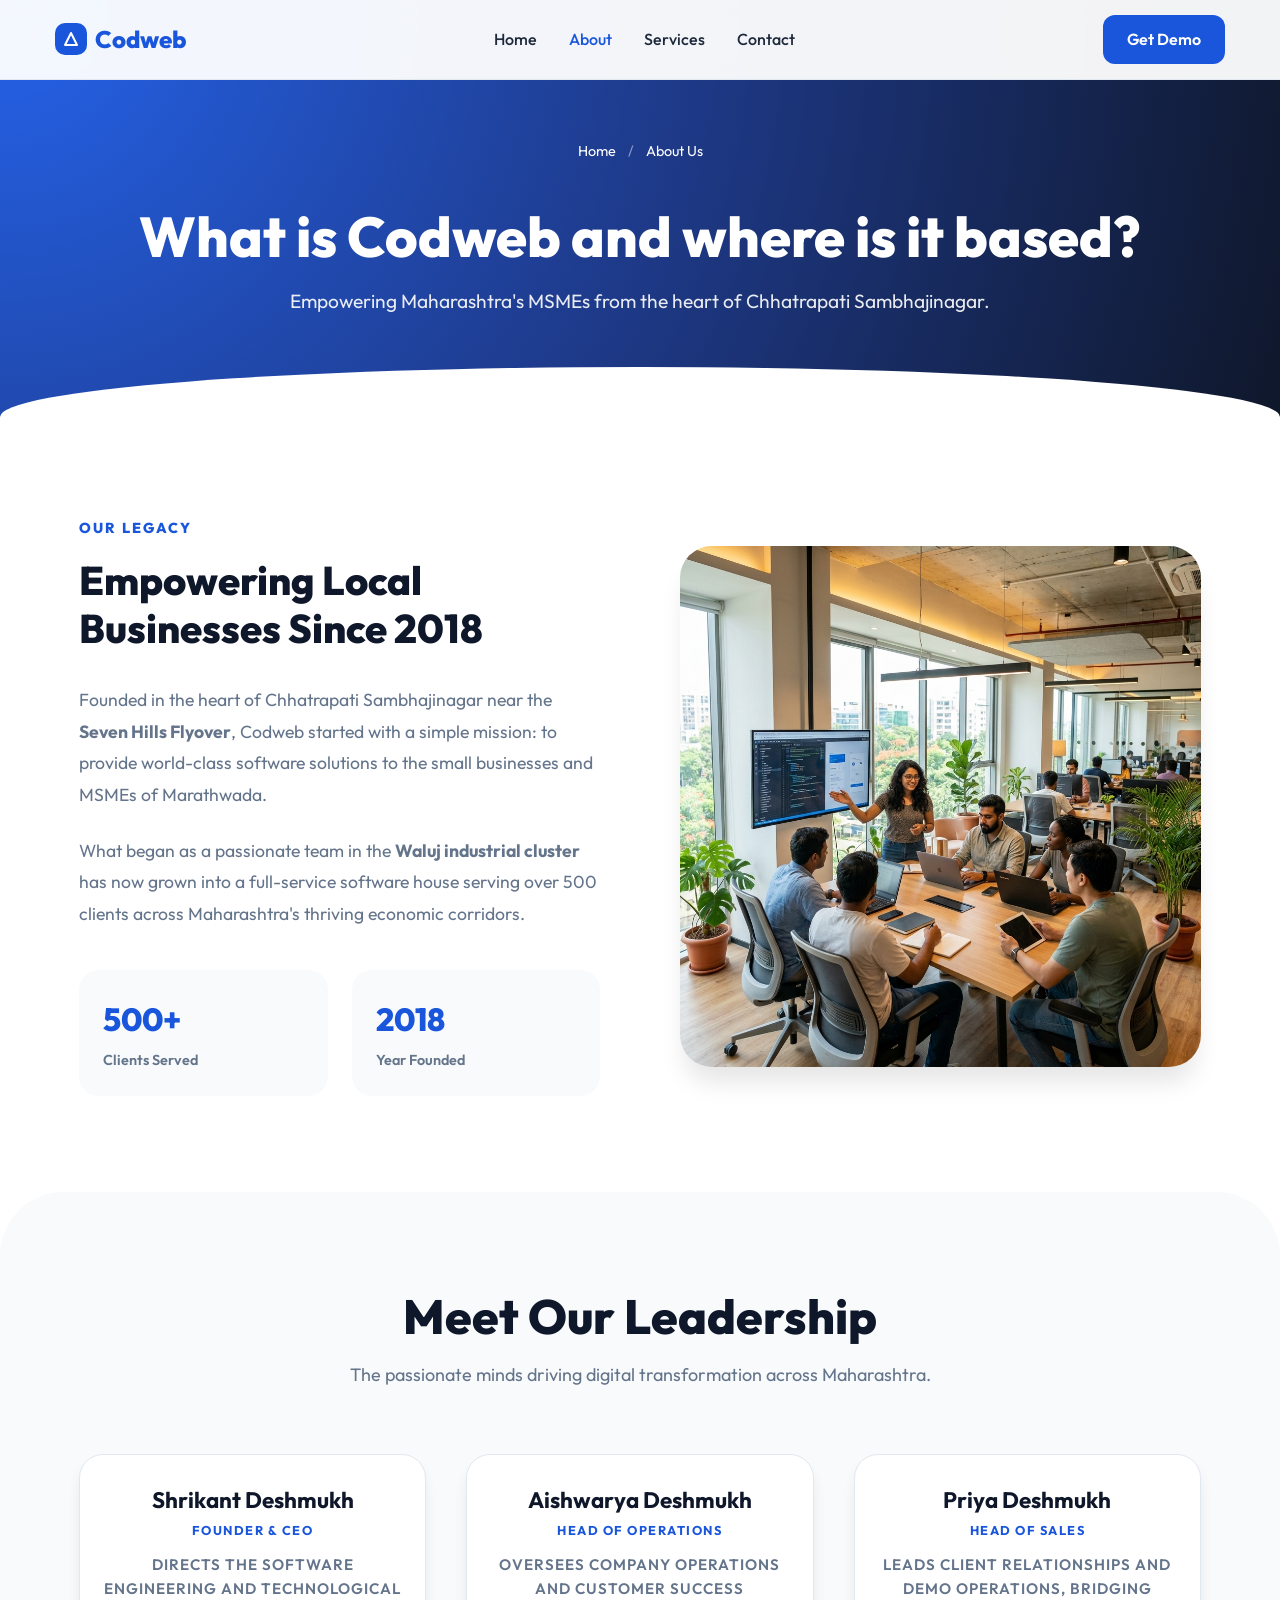
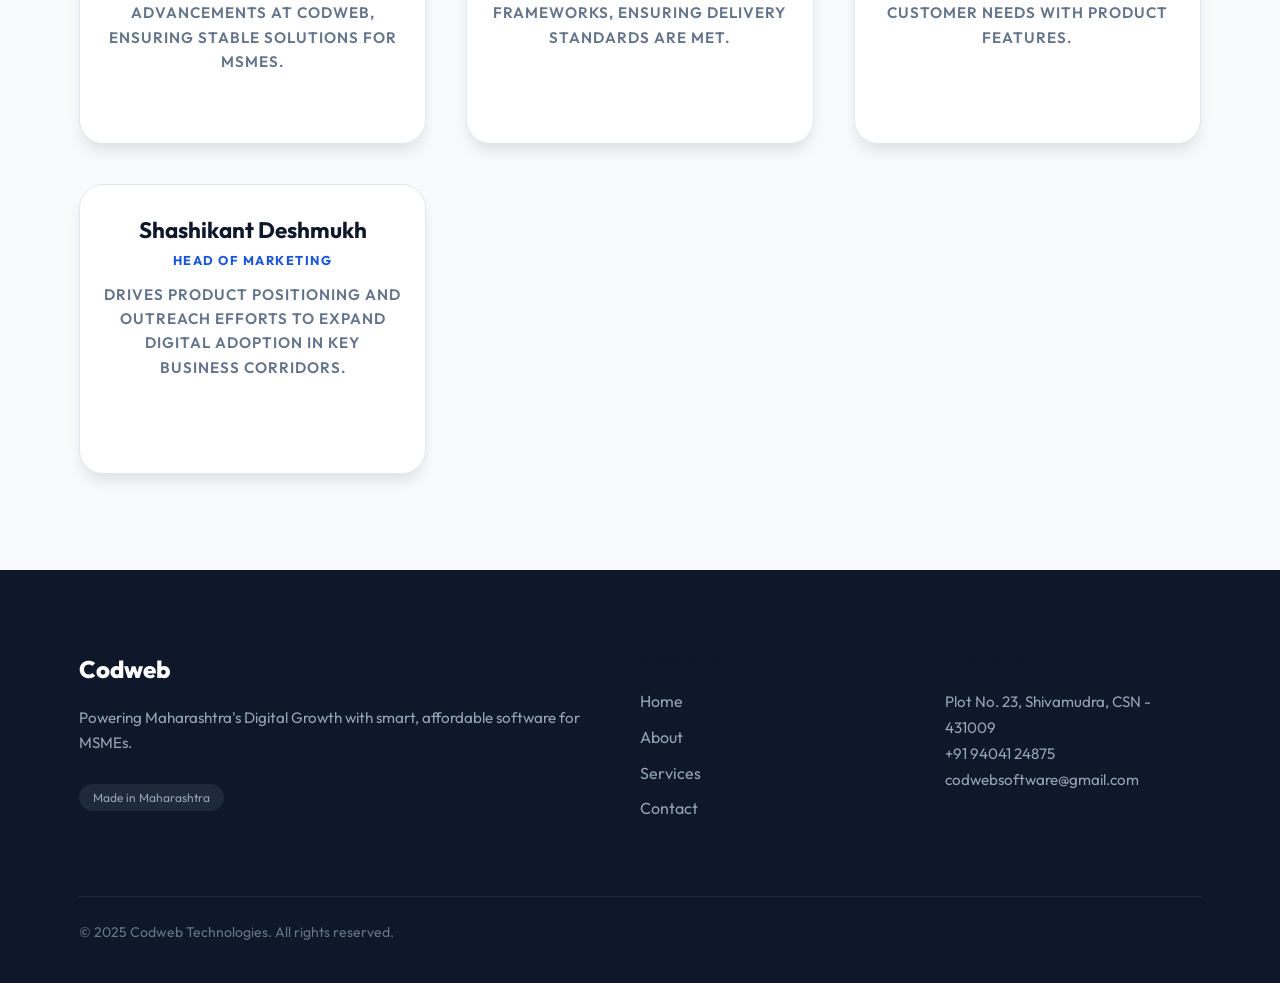
<file: about.html>
<!DOCTYPE html>
<html lang="en">
<head>
    <meta charset="UTF-8">
    <meta name="viewport" content="width=device-width, initial-scale=1.0">
    
    <title>About Codweb | Premium Software Solutions from Chhatrapati Sambhajinagar</title>
    <meta name="description" content="Codweb is a Chhatrapati Sambhajinagar-based software company founded in 2018, building affordable ERP, billing, and mobile apps for Maharashtra's MSMEs. Meet our team.">
    <link rel="canonical" href="https://www.codweb.in/about.html">
    
    <meta name="robots" content="index, follow, max-snippet:-1, max-image-preview:large, max-video-preview:-1">
    <meta name="author" content="Codweb Technologies">
    
    <link rel="preconnect" href="https://fonts.googleapis.com">
    <link rel="preconnect" href="https://fonts.gstatic.com" crossorigin>
    <link href="https://fonts.googleapis.com/css2?family=Outfit:wght@300;400;500;600;700;800&display=swap" rel="stylesheet">
    <link rel="stylesheet" href="css/style.css">
    
    <style>
        :root {
            --font-main: 'Outfit', sans-serif;
        }
        body { font-family: var(--font-main); }
        
        .hero-banner {
            background: radial-gradient(circle at top left, #2563eb, #1e3a8a, #0f172a);
            padding: 140px 0 100px;
            text-align: center;
            color: white;
            position: relative;
            overflow: hidden;
        }

        .hero-banner::after {
            content: '';
            position: absolute;
            bottom: -50px; left: 0; right: 0;
            height: 100px;
            background: white;
            border-radius: 50% 50% 0 0;
        }

        .story-image-container {
            position: relative;
            border-radius: 32px;
            overflow: hidden;
            box-shadow: var(--shadow-lg);
            transform: rotate(-1deg);
            transition: transform 0.5s ease;
        }
        
        .story-image-container:hover {
            transform: rotate(0deg);
        }

        .story-image-container img {
            width: 100%;
            height: auto;
            display: block;
        }

        .team-grid {
            display: grid;
            grid-template-columns: repeat(auto-fit, minmax(280px, 1fr));
            gap: 40px;
            margin-top: 60px;
        }

        .team-card {
            background: white;
            padding: 40px 24px;
            border-radius: 32px;
            text-align: center;
            border: 1px solid var(--border);
            transition: all 0.4s cubic-bezier(0.4, 0, 0.2, 1);
            position: relative;
        }

        .team-card:hover {
            transform: translateY(-10px);
            box-shadow: 0 20px 40px rgba(0,0,0,0.08);
            border-color: var(--primary);
        }

        .avatar-container {
            width: 140px;
            height: 140px;
            border-radius: 50%;
            margin: 0 auto 24px;
            padding: 6px;
            background: linear-gradient(45deg, var(--primary), var(--secondary));
            box-shadow: 0 10px 20px rgba(26, 86, 219, 0.2);
        }

        .avatar-container img {
            width: 100%;
            height: 100%;
            border-radius: 50%;
            object-fit: cover;
            border: 4px solid white;
        }

        .team-card h3 {
            font-size: 1.4rem;
            font-weight: 700;
            color: var(--dark);
            margin-bottom: 4px;
        }

        .team-card p {
            font-size: 0.9rem;
            font-weight: 600;
            color: var(--primary);
            text-transform: uppercase;
            letter-spacing: 1px;
        }

        .breadcrumb {
            display: flex;
            gap: 12px;
            justify-content: center;
            margin-bottom: 24px;
            font-size: 0.9rem;
            opacity: 0.8;
        }
        
        .breadcrumb a { color: white; text-decoration: none; }
        .breadcrumb span { color: rgba(255,255,255,0.5); }

        .story-stats-grid {
            display: grid;
            grid-template-columns: 1fr 1fr;
            gap: 24px;
            margin-top: 40px;
        }

        @media (max-width: 480px) {
            .story-stats-grid {
                grid-template-columns: 1fr;
                gap: 16px;
            }
        }
    </style>
</head>
<body>
    <!-- Header -->
    <header class="header">
        <div class="container nav-container">
            <a href="index.html" class="logo">
                <svg width="32" height="32" viewBox="0 0 32 32" fill="none">
                    <rect width="32" height="32" rx="10" fill="#1A56DB"/>
                    <path d="M10 22L16 10L22 22H10Z" stroke="white" stroke-width="2" stroke-linejoin="round"/>
                </svg>
                <span>Codweb</span>
            </a>
            <nav class="nav-links">
                <a href="index.html" class="nav-link">Home</a>
                <a href="about.html" class="nav-link active">About</a>
                <a href="services.html" class="nav-link">Services</a>
                <a href="contact.html" class="nav-link">Contact</a>
            </nav>
            <div class="nav-cta">
                <a href="contact.html" class="btn btn-primary" style="border-radius: 12px; padding: 12px 24px;">Get Demo</a>
            </div>
            <div class="hamburger"><span></span><span></span><span></span></div>
        </div>
    </header>

    <!-- Mobile Menu -->
    <div class="overlay"></div>
    <div class="mobile-menu">
        <button class="close-menu" aria-label="Close menu">&times;</button>
        <nav class="mobile-nav-links">
            <a href="index.html" class="mobile-nav-link">Home</a>
            <a href="about.html" class="mobile-nav-link">About</a>
            <a href="services.html" class="mobile-nav-link">Services</a>
            <a href="contact.html" class="mobile-nav-link">Contact</a>
        </nav>
    </div>

    <main>
        <!-- Hero Section -->
        <section class="hero-banner">
            <div class="container">
                <div class="breadcrumb fade-in">
                    <a href="index.html">Home</a>
                    <span>/</span>
                    <p>About Us</p>
                </div>
                <h1 class="fade-in" style="font-size: 3.5rem; font-weight: 800; margin-bottom: 16px;">What is Codweb and where is it based?</h1>
                <p class="fade-in" style="font-size: 1.2rem; opacity: 0.9; max-width: 800px; margin: 0 auto;">Empowering Maharashtra's MSMEs from the heart of Chhatrapati Sambhajinagar.</p>
            </div>
        </section>

        <!-- Our Story -->
        <section class="section" style="padding-top: 100px;">
            <div class="container">
                <div class="story-grid" style="display: grid; grid-template-columns: 1fr 1fr; gap: 80px; align-items: center;">
                    <div class="fade-in">
                        <span style="color: var(--primary); font-weight: 800; text-transform: uppercase; letter-spacing: 2px; font-size: 0.9rem; margin-bottom: 16px; display: block;">Our Legacy</span>
                        <h2 style="font-size: 2.5rem; line-height: 1.2; margin-bottom: 32px; font-weight: 800;">Empowering Local Businesses Since 2018</h2>
                        <p style="font-size: 1.1rem; color: var(--text-secondary); margin-bottom: 24px; line-height: 1.8;">Founded in the heart of Chhatrapati Sambhajinagar near the <strong>Seven Hills Flyover</strong>, Codweb started with a simple mission: to provide world-class software solutions to the small businesses and MSMEs of Marathwada.</p>
                        <p style="font-size: 1.1rem; color: var(--text-secondary); margin-bottom: 24px; line-height: 1.8;">What began as a passionate team in the <strong>Waluj industrial cluster</strong> has now grown into a full-service software house serving over 500 clients across Maharashtra's thriving economic corridors.</p>
                        <div class="story-stats-grid">
                            <div style="background: var(--light-bg); padding: 24px; border-radius: 20px;">
                                <div style="font-size: 2rem; font-weight: 800; color: var(--primary); margin-bottom: 4px;">500+</div>
                                <div style="font-size: 0.9rem; font-weight: 600; color: var(--text-secondary);">Clients Served</div>
                            </div>
                            <div style="background: var(--light-bg); padding: 24px; border-radius: 20px;">
                                <div style="font-size: 2rem; font-weight: 800; color: var(--primary); margin-bottom: 4px;">2018</div>
                                <div style="font-size: 0.9rem; font-weight: 600; color: var(--text-secondary);">Year Founded</div>
                            </div>
                        </div>
                    </div>
                    <div class="fade-in story-image-container">
                        <img src="images/team-office.png" alt="Codweb Collaboration Hub in Chhatrapati Sambhajinagar">
                    </div>
                </div>
            </div>
        </section>

        <!-- Leadership -->
        <section class="section" style="background-color: var(--light-bg); border-radius: 64px 64px 0 0;">
            <div class="container">
                <div class="section-header fade-in">
                    <h2 style="font-size: 3rem; font-weight: 800;">Meet Our Leadership</h2>
                    <p>The passionate minds driving digital transformation across Maharashtra.</p>
                </div>
                <div class="team-grid">
                    <!-- Shrikant -->
                    <div class="team-card fade-in" style="display: flex; flex-direction: column; justify-content: space-between; align-items: center; min-height: 290px; padding: 32px 24px; border-radius: 24px; box-shadow: var(--shadow); border: 1px solid var(--border);">
                        <div class="avatar-container" style="display: none;">
                            <img src="images/shrikant-headshot.png" alt="Shrikant Deshmukh - Founder & CEO">
                        </div>
                        <div style="width: 100%;">
                            <h3 style="font-size: 1.4rem; margin-bottom: 6px; color: var(--dark); font-weight: 700;">Shrikant Deshmukh</h3>
                            <p style="font-size: 0.8rem; font-weight: 700; color: var(--primary); text-transform: uppercase; letter-spacing: 1.5px; margin-bottom: 12px;">Founder & CEO</p>
                            <p style="font-size: 0.95rem; color: var(--text-secondary); line-height: 1.6; margin-bottom: 20px;">Directs the software engineering and technological advancements at Codweb, ensuring stable solutions for MSMEs.</p>
                        </div>
                        <div style="display: flex; gap: 12px; margin-top: auto;">
                            <a href="https://linkedin.com" target="_blank" style="color: var(--text-secondary); font-size: 1.3rem;"><i class="ri-linkedin-box-fill"></i></a>
                            <a href="https://twitter.com" target="_blank" style="color: var(--text-secondary); font-size: 1.3rem;"><i class="ri-twitter-fill"></i></a>
                        </div>
                    </div>
                    <!-- Aishwarya -->
                    <div class="team-card fade-in" style="display: flex; flex-direction: column; justify-content: space-between; align-items: center; min-height: 290px; padding: 32px 24px; border-radius: 24px; box-shadow: var(--shadow); border: 1px solid var(--border);">
                        <div class="avatar-container" style="display: none;">
                            <img src="images/female-headshot.png" alt="Aishwarya Deshmukh - Head of Operations">
                        </div>
                        <div style="width: 100%;">
                            <h3 style="font-size: 1.4rem; margin-bottom: 6px; color: var(--dark); font-weight: 700;">Aishwarya Deshmukh</h3>
                            <p style="font-size: 0.8rem; font-weight: 700; color: var(--primary); text-transform: uppercase; letter-spacing: 1.5px; margin-bottom: 12px;">Head of Operations</p>
                            <p style="font-size: 0.95rem; color: var(--text-secondary); line-height: 1.6; margin-bottom: 20px;">Oversees company operations and customer success frameworks, ensuring delivery standards are met.</p>
                        </div>
                        <div style="display: flex; gap: 12px; margin-top: auto;">
                            <a href="https://linkedin.com" target="_blank" style="color: var(--text-secondary); font-size: 1.3rem;"><i class="ri-linkedin-box-fill"></i></a>
                            <a href="https://twitter.com" target="_blank" style="color: var(--text-secondary); font-size: 1.3rem;"><i class="ri-twitter-fill"></i></a>
                        </div>
                    </div>
                    <!-- Priya -->
                    <div class="team-card fade-in" style="display: flex; flex-direction: column; justify-content: space-between; align-items: center; min-height: 290px; padding: 32px 24px; border-radius: 24px; box-shadow: var(--shadow); border: 1px solid var(--border);">
                        <div class="avatar-container" style="display: none;">
                            <img src="images/female-headshot.png" alt="Priya Deshmukh - Head of Sales">
                        </div>
                        <div style="width: 100%;">
                            <h3 style="font-size: 1.4rem; margin-bottom: 6px; color: var(--dark); font-weight: 700;">Priya Deshmukh</h3>
                            <p style="font-size: 0.8rem; font-weight: 700; color: var(--primary); text-transform: uppercase; letter-spacing: 1.5px; margin-bottom: 12px;">Head of Sales</p>
                            <p style="font-size: 0.95rem; color: var(--text-secondary); line-height: 1.6; margin-bottom: 20px;">Leads client relationships and demo operations, bridging customer needs with product features.</p>
                        </div>
                        <div style="display: flex; gap: 12px; margin-top: auto;">
                            <a href="https://linkedin.com" target="_blank" style="color: var(--text-secondary); font-size: 1.3rem;"><i class="ri-linkedin-box-fill"></i></a>
                            <a href="https://twitter.com" target="_blank" style="color: var(--text-secondary); font-size: 1.3rem;"><i class="ri-twitter-fill"></i></a>
                        </div>
                    </div>
                    <!-- Shashikant -->
                    <div class="team-card fade-in" style="display: flex; flex-direction: column; justify-content: space-between; align-items: center; min-height: 290px; padding: 32px 24px; border-radius: 24px; box-shadow: var(--shadow); border: 1px solid var(--border);">
                        <div class="avatar-container" style="display: none;">
                            <img src="images/shrikant-headshot.png" alt="Shashikant Deshmukh - Head of Marketing">
                        </div>
                        <div style="width: 100%;">
                            <h3 style="font-size: 1.4rem; margin-bottom: 6px; color: var(--dark); font-weight: 700;">Shashikant Deshmukh</h3>
                            <p style="font-size: 0.8rem; font-weight: 700; color: var(--primary); text-transform: uppercase; letter-spacing: 1.5px; margin-bottom: 12px;">Head of Marketing</p>
                            <p style="font-size: 0.95rem; color: var(--text-secondary); line-height: 1.6; margin-bottom: 20px;">Drives product positioning and outreach efforts to expand digital adoption in key business corridors.</p>
                        </div>
                        <div style="display: flex; gap: 12px; margin-top: auto;">
                            <a href="https://linkedin.com" target="_blank" style="color: var(--text-secondary); font-size: 1.3rem;"><i class="ri-linkedin-box-fill"></i></a>
                            <a href="https://twitter.com" target="_blank" style="color: var(--text-secondary); font-size: 1.3rem;"><i class="ri-twitter-fill"></i></a>
                        </div>
                    </div>
                </div>
            </div>
        </section>
    </main>

    <!-- Footer -->
    <footer>
        <div class="container">
            <div class="footer-grid">
                <div class="footer-col">
                  <span class="footer-logo">Codweb</span>
                  <p>Powering Maharashtra's Digital Growth with smart, affordable software for MSMEs.</p>
                  <span class="footer-badge">Made in Maharashtra</span>
                </div>
                <div class="footer-col">
                  <h4>Quick links</h4>
                  <ul>
                    <li><a href="index.html">Home</a></li>
                    <li><a href="about.html">About</a></li>
                    <li><a href="services.html">Services</a></li>
                    <li><a href="contact.html">Contact</a></li>
                  </ul>
                </div>
                <div class="footer-col">
                  <h4>Contact us</h4>
                  <address>
                    Plot No. 23, Shivamudra, CSN - 431009<br>
                    <a href="tel:+919404124875">+91 94041 24875</a><br>
                    codwebsoftware@gmail.com
                  </address>
                </div>
            </div>
            <div class="footer-bottom">
                <p>© 2025 Codweb Technologies. All rights reserved.</p>
            </div>
        </div>
    </footer>

    <script src="js/main.js"></script>
</body>
</html>
</file>
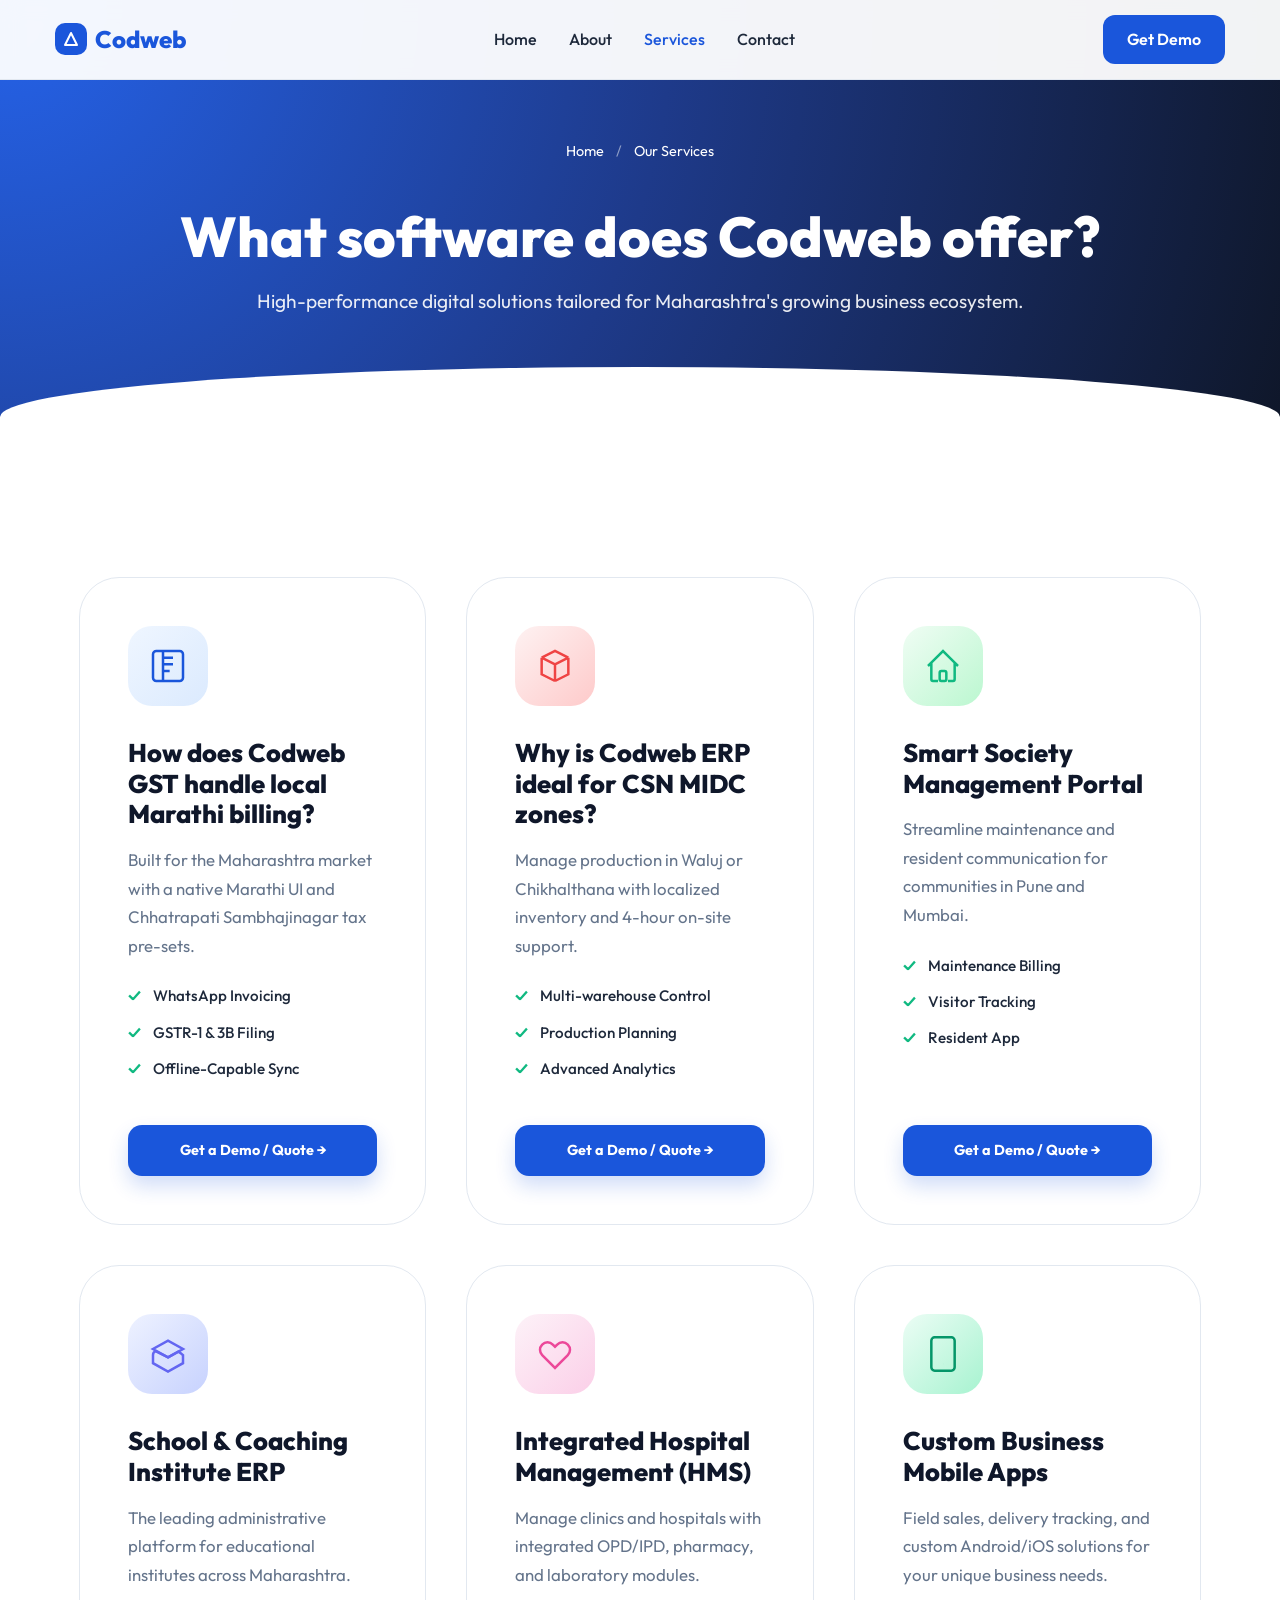
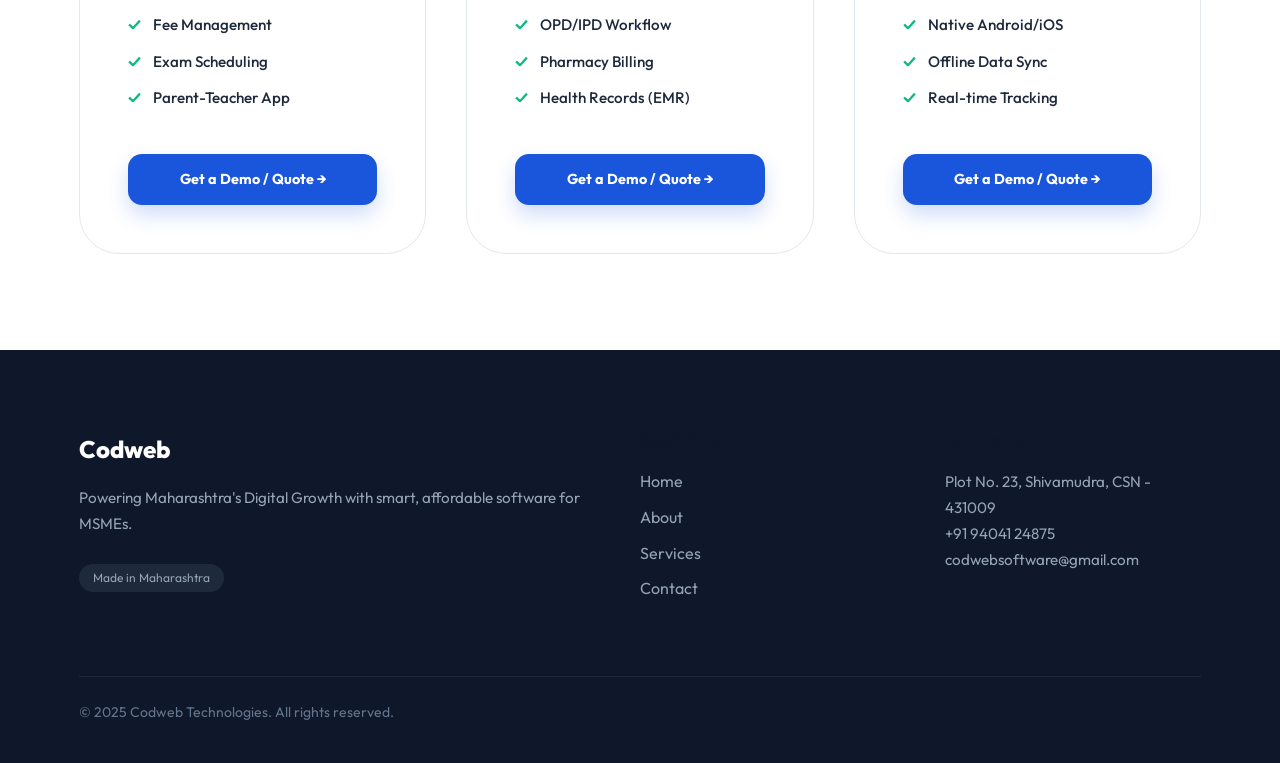
<file: services.html>
<!DOCTYPE html>
<html lang="en">
<head>
    <meta charset="UTF-8">
    <meta name="viewport" content="width=device-width, initial-scale=1.0">
    
    <title>Software Products & Services | Premium ERP, CRM & Mobile Apps — Codweb</title>
    <meta name="description" content="Explore Codweb's full range: GST billing software, inventory ERP, hospital HMS, school ERP, society portals, CRM, and Android mobile apps for Indian businesses.">
    <link rel="canonical" href="https://www.codweb.in/services.html">
    
    <meta name="robots" content="index, follow, max-snippet:-1, max-image-preview:large, max-video-preview:-1">
    <meta name="author" content="Codweb Technologies">
    
    <link rel="preconnect" href="https://fonts.googleapis.com">
    <link rel="preconnect" href="https://fonts.gstatic.com" crossorigin>
    <link href="https://fonts.googleapis.com/css2?family=Outfit:wght@300;400;500;600;700;800&display=swap" rel="stylesheet">
    <link rel="stylesheet" href="css/style.css">
    
    <style>
        :root {
            --font-main: 'Outfit', sans-serif;
        }
        body { font-family: var(--font-main); }
        
        .hero-banner {
            background: radial-gradient(circle at top left, #2563eb, #1e3a8a, #0f172a);
            padding: 140px 0 100px;
            text-align: center;
            color: white;
            position: relative;
            overflow: hidden;
        }

        .hero-banner::after {
            content: '';
            position: absolute;
            bottom: -50px; left: 0; right: 0;
            height: 100px;
            background: white;
            border-radius: 50% 50% 0 0;
        }

        .service-grid {
            display: grid;
            grid-template-columns: repeat(auto-fit, minmax(380px, 1fr));
            gap: 40px;
            padding-top: 60px;
        }

        .service-card {
            background: white;
            padding: 48px;
            border-radius: 40px;
            border: 1px solid var(--border);
            transition: all 0.5s cubic-bezier(0.4, 0, 0.2, 1);
            position: relative;
            display: flex;
            flex-direction: column;
            overflow: hidden;
        }

        .service-card:hover {
            transform: translateY(-12px);
            border-color: var(--primary);
            box-shadow: 0 30px 60px rgba(26, 86, 219, 0.1);
        }

        .icon-box {
            width: 80px;
            height: 80px;
            margin-bottom: 32px;
            border-radius: 24px;
            display: flex;
            align-items: center;
            justify-content: center;
        }

        .icon-box svg {
            width: 40px;
            height: 40px;
        }

        .service-card h3 {
            font-size: 1.6rem;
            font-weight: 800;
            margin-bottom: 16px;
            line-height: 1.2;
            color: var(--dark);
        }

        .service-card p {
            font-size: 1.05rem;
            color: var(--text-secondary);
            margin-bottom: 24px;
            line-height: 1.7;
        }

        .feature-list {
            list-style: none;
            padding: 0;
            margin-bottom: 32px;
            flex-grow: 1;
        }

        .feature-list li {
            display: flex;
            align-items: center;
            gap: 12px;
            margin-bottom: 12px;
            font-size: 0.95rem;
            font-weight: 500;
            color: var(--text-main);
        }

        .feature-list li::before {
            content: '✓';
            color: var(--accent);
            font-weight: 800;
        }

        .btn-group {
            display: flex;
            gap: 12px;
        }

        .btn-group .btn {
            flex: 1;
            padding: 14px 12px;
            font-size: 0.9rem;
            font-weight: 700;
            border-radius: 14px;
            text-align: center;
            text-decoration: none;
            transition: all 0.3s ease;
        }

        .btn-price {
            background: var(--primary);
            color: white;
            box-shadow: 0 10px 20px rgba(26, 86, 219, 0.2);
        }
        
        .btn-price:hover {
            background: var(--primary-dark);
            transform: scale(1.02);
        }

        .btn-case {
            background: var(--light-bg);
            color: var(--primary);
            border: 1px solid var(--border);
        }

        .btn-case:hover {
            background: #eff6ff;
            border-color: var(--primary);
        }

        .breadcrumb {
            display: flex;
            gap: 12px;
            justify-content: center;
            margin-bottom: 24px;
            font-size: 0.9rem;
            opacity: 0.8;
        }
        
        .breadcrumb a { color: white; text-decoration: none; }
        .breadcrumb span { color: rgba(255,255,255,0.5); }
    </style>
</head>
<body>
    <!-- Header -->
    <header class="header">
        <div class="container nav-container">
            <a href="index.html" class="logo">
                <svg width="32" height="32" viewBox="0 0 32 32" fill="none">
                    <rect width="32" height="32" rx="10" fill="#1A56DB"/>
                    <path d="M10 22L16 10L22 22H10Z" stroke="white" stroke-width="2" stroke-linejoin="round"/>
                </svg>
                <span>Codweb</span>
            </a>
            <nav class="nav-links">
                <a href="index.html" class="nav-link">Home</a>
                <a href="about.html" class="nav-link">About</a>
                <a href="services.html" class="nav-link active">Services</a>
                <a href="contact.html" class="nav-link">Contact</a>
            </nav>
            <div class="nav-cta">
                <a href="contact.html" class="btn btn-primary" style="border-radius: 12px; padding: 12px 24px;">Get Demo</a>
            </div>
            <div class="hamburger"><span></span><span></span><span></span></div>
        </div>
    </header>

    <!-- Mobile Menu -->
    <div class="overlay"></div>
    <div class="mobile-menu">
        <button class="close-menu" aria-label="Close menu">&times;</button>
        <nav class="mobile-nav-links">
            <a href="index.html" class="mobile-nav-link">Home</a>
            <a href="about.html" class="mobile-nav-link">About</a>
            <a href="services.html" class="mobile-nav-link">Services</a>
            <a href="contact.html" class="mobile-nav-link">Contact</a>
        </nav>
    </div>

    <main>
        <!-- Hero Section -->
        <section class="hero-banner">
            <div class="container">
                <div class="breadcrumb fade-in">
                    <a href="index.html">Home</a>
                    <span>/</span>
                    <p>Our Services</p>
                </div>
                <h1 class="fade-in" style="font-size: 3.5rem; font-weight: 800; margin-bottom: 16px;">What software does Codweb offer?</h1>
                <p class="fade-in" style="font-size: 1.2rem; opacity: 0.9; max-width: 800px; margin: 0 auto;">High-performance digital solutions tailored for Maharashtra's growing business ecosystem.</p>
            </div>
        </section>

        <!-- Services Grid -->
        <section class="section" style="padding-top: 100px;">
            <div class="container">
                <div class="service-grid" style="display: grid; grid-template-columns: repeat(auto-fit, minmax(min(280px, 100%), 1fr)); gap: 40px;">
                    <!-- GST Billing -->
                    <div class="service-card fade-in">
                        <div class="icon-box" style="background: linear-gradient(135deg, #eff6ff, #dbeafe);">
                            <svg viewBox="0 0 24 24" fill="none" stroke="#1A56DB" stroke-width="1.5"><path d="M9 7h6m-6 4h6m-6 4h4M5 3h14a2 2 0 012 2v14a2 2 0 01-2 2H5a2 2 0 01-2-2V5a2 2 0 012-2z"/><path d="M9 3v18"/></svg>
                        </div>
                        <h3>How does Codweb GST handle local Marathi billing?</h3>
                        <p>Built for the Maharashtra market with a native Marathi UI and Chhatrapati Sambhajinagar tax pre-sets.</p>
                        <ul class="feature-list">
                            <li>WhatsApp Invoicing</li>
                            <li>GSTR-1 & 3B Filing</li>
                            <li>Offline-Capable Sync</li>
                        </ul>
                        <div class="btn-group">
                            <a href="contact.html" class="btn btn-price w-100">Get a Demo / Quote →</a>
                        </div>
                    </div>

                    <!-- ERP -->
                    <div class="service-card fade-in">
                        <div class="icon-box" style="background: linear-gradient(135deg, #fef2f2, #fecaca);">
                            <svg viewBox="0 0 24 24" fill="none" stroke="#ef4444" stroke-width="1.5"><path d="M20 7l-8-4-8 4m16 0l-8 4m8-4v10l-8 4m0-10L4 7m8 4v10M4 7v10l8 4"/></svg>
                        </div>
                        <h3>Why is Codweb ERP ideal for CSN MIDC zones?</h3>
                        <p>Manage production in Waluj or Chikhalthana with localized inventory and 4-hour on-site support.</p>
                        <ul class="feature-list">
                            <li>Multi-warehouse Control</li>
                            <li>Production Planning</li>
                            <li>Advanced Analytics</li>
                        </ul>
                        <div class="btn-group">
                            <a href="contact.html" class="btn btn-price w-100">Get a Demo / Quote →</a>
                        </div>
                    </div>

                    <!-- Society Portal -->
                    <div class="service-card fade-in">
                        <div class="icon-box" style="background: linear-gradient(135deg, #f0fdf4, #bbf7d0);">
                            <svg viewBox="0 0 24 24" fill="none" stroke="#10b981" stroke-width="1.5"><path d="M3 12l2-2m0 0l7-7 7 7M5 10v10a1 1 0 001 1h3m10-11l2 2m-2-2v10a1 1 0 01-1 1h-3m-4 0a1 1 0 01-1-1v-4a1 1 0 011-1h2a1 1 0 011 1v4a1 1 0 01-1 1h-2z"/></svg>
                        </div>
                        <h3>Smart Society Management Portal</h3>
                        <p>Streamline maintenance and resident communication for communities in Pune and Mumbai.</p>
                        <ul class="feature-list">
                            <li>Maintenance Billing</li>
                            <li>Visitor Tracking</li>
                            <li>Resident App</li>
                        </ul>
                        <div class="btn-group">
                            <a href="contact.html" class="btn btn-price w-100">Get a Demo / Quote →</a>
                        </div>
                    </div>

                    <!-- School ERP -->
                    <div class="service-card fade-in">
                        <div class="icon-box" style="background: linear-gradient(135deg, #eef2ff, #c7d2fe);">
                            <svg viewBox="0 0 24 24" fill="none" stroke="#6366f1" stroke-width="1.5"><path d="M12 14l9-5-9-5-9 5 9 5z"/><path d="M12 14l6.16-3.422A12.083 12.083 0 0121 12.667V17.5l-9 5-9-5v-4.833c0-.996.57-1.905 1.476-2.337L12 14z"/></svg>
                        </div>
                        <h3>School & Coaching Institute ERP</h3>
                        <p>The leading administrative platform for educational institutes across Maharashtra.</p>
                        <ul class="feature-list">
                            <li>Fee Management</li>
                            <li>Exam Scheduling</li>
                            <li>Parent-Teacher App</li>
                        </ul>
                        <div class="btn-group">
                            <a href="contact.html" class="btn btn-price w-100">Get a Demo / Quote →</a>
                        </div>
                    </div>

                    <!-- Hospital HMS -->
                    <div class="service-card fade-in">
                        <div class="icon-box" style="background: linear-gradient(135deg, #fdf2f8, #fbcfe8);">
                            <svg viewBox="0 0 24 24" fill="none" stroke="#ec4899" stroke-width="1.5"><path d="M4.318 6.318a4.5 4.5 0 000 6.364L12 20.364l7.682-7.682a4.5 4.5 0 00-6.364-6.364L12 7.636l-1.318-1.318a4.5 4.5 0 00-6.364 0z"/></svg>
                        </div>
                        <h3>Integrated Hospital Management (HMS)</h3>
                        <p>Manage clinics and hospitals with integrated OPD/IPD, pharmacy, and laboratory modules.</p>
                        <ul class="feature-list">
                            <li>OPD/IPD Workflow</li>
                            <li>Pharmacy Billing</li>
                            <li>Health Records (EMR)</li>
                        </ul>
                        <div class="btn-group">
                            <a href="contact.html" class="btn btn-price w-100">Get a Demo / Quote →</a>
                        </div>
                    </div>

                    <!-- Mobile Apps -->
                    <div class="service-card fade-in">
                        <div class="icon-box" style="background: linear-gradient(135deg, #ecfdf5, #a7f3d0);">
                            <svg viewBox="0 0 24 24" fill="none" stroke="#059669" stroke-width="1.5"><rect x="5" y="2" width="14" height="20" rx="2"/><path d="M12 18h.01"/></svg>
                        </div>
                        <h3>Custom Business Mobile Apps</h3>
                        <p>Field sales, delivery tracking, and custom Android/iOS solutions for your unique business needs.</p>
                        <ul class="feature-list">
                            <li>Native Android/iOS</li>
                            <li>Offline Data Sync</li>
                            <li>Real-time Tracking</li>
                        </ul>
                        <div class="btn-group">
                            <a href="contact.html" class="btn btn-price w-100">Get a Demo / Quote →</a>
                        </div>
                    </div>
                </div>
            </div>
        </section>
    </main>

    <!-- Footer -->
    <footer>
        <div class="container">
            <div class="footer-grid">
                <div class="footer-col">
                  <span class="footer-logo">Codweb</span>
                  <p>Powering Maharashtra's Digital Growth with smart, affordable software for MSMEs.</p>
                  <span class="footer-badge">Made in Maharashtra</span>
                </div>
                <div class="footer-col">
                  <h4>Quick links</h4>
                  <ul>
                    <li><a href="index.html">Home</a></li>
                    <li><a href="about.html">About</a></li>
                    <li><a href="services.html">Services</a></li>
                    <li><a href="contact.html">Contact</a></li>
                  </ul>
                </div>
                <div class="footer-col">
                  <h4>Contact us</h4>
                  <address>
                    Plot No. 23, Shivamudra, CSN - 431009<br>
                    <a href="tel:+919404124875">+91 94041 24875</a><br>
                    codwebsoftware@gmail.com
                  </address>
                </div>
            </div>
            <div class="footer-bottom">
                <p>© 2025 Codweb Technologies. All rights reserved.</p>
            </div>
        </div>
    </footer>

    <script src="js/main.js"></script>
</body>
</html>
</file>
<file: css/style.css>
/* 
  Codweb Design System — 2026
  Font: Outfit (Google Fonts)
  Primary: #1A56DB | Secondary: #6366f1 | Accent: #10b981
*/

:root {
    --primary: #1A56DB;
    --primary-dark: #1E429F;
    --secondary: #6366f1;
    --accent: #10b981;
    --dark: #0f172a;
    --light-bg: #f8fafc;
    --text-main: #1e293b;
    --text-secondary: #64748b;
    --white: #ffffff;
    --border: #e2e8f0;
    --radius-sm: 8px;
    --radius-md: 12px;
    --radius-lg: 24px;
    --shadow: 0 10px 15px -3px rgba(0,0,0,0.1);
    --shadow-lg: 0 20px 25px -5px rgba(0,0,0,0.1);
    --font-main: 'Outfit', 'Inter', sans-serif;
    --container-width: 1200px;
    --nav-height: 80px;
}

/* ── Reset ── */
*, *::before, *::after { margin:0; padding:0; box-sizing:border-box; }
html { scroll-behavior: smooth; }
body {
    font-family: var(--font-main);
    color: var(--text-main);
    line-height: 1.6;
    background: var(--white);
    overflow-x: hidden;
    -webkit-font-smoothing: antialiased;
}
h1,h2,h3,h4 { color: var(--dark); font-weight: 700; line-height: 1.2; }
h1 { font-size: 3rem; }
h2 { font-size: 2.25rem; }
h3 { font-size: 1.5rem; }
p  { margin-bottom: 1rem; }
a  { text-decoration: none; color: inherit; transition: all .3s ease; }
ul { list-style: none; }
img, video { max-width: 100%; height: auto; display: block; }
address { font-style: normal; }

/* ── Layout ── */
.container { width: 90%; max-width: var(--container-width); margin: 0 auto; padding: 0 15px; }
.section   { padding: 96px 0; }
.section-header { text-align: center; max-width: 700px; margin: 0 auto 64px; }
.section-header h2 { margin-bottom: 16px; }
.section-header p  { color: var(--text-secondary); font-size: 1.125rem; }

/* ── Utilities ── */
.text-center { text-align: center; }
.w-100 { width: 100%; }
.mt-1 { margin-top: 8px; }  .mt-2 { margin-top: 16px; } .mt-3 { margin-top: 24px; } .mt-4 { margin-top: 32px; } .mt-5 { margin-top: 48px; }
.mb-1 { margin-bottom: 8px; } .mb-2 { margin-bottom: 16px; } .mb-3 { margin-bottom: 24px; } .mb-4 { margin-bottom: 32px; }
.gradient-bg { background: linear-gradient(135deg, var(--primary) 0%, var(--secondary) 100%); color: white; }
.glass-card  { background: rgba(255,255,255,0.8); backdrop-filter: blur(10px); border: 1px solid rgba(255,255,255,0.3); box-shadow: var(--shadow); }

/* ── Buttons ── */
.btn {
    display: inline-flex; align-items: center; justify-content: center;
    padding: 12px 24px; border-radius: var(--radius-md); font-weight: 600;
    cursor: pointer; transition: all .3s ease; border: none; font-size: 1rem;
    font-family: var(--font-main);
}
.btn-primary { background: var(--primary); color: white; }
.btn-primary:hover { background: var(--primary-dark); transform: translateY(-2px); }
.btn-secondary { background: white; color: var(--primary); border: 1px solid var(--primary); }
.btn-secondary:hover { background: var(--primary); color: white; }
.btn-outline-white { background: transparent; color: white; border: 2px solid white; }
.btn-outline-white:hover { background: white; color: var(--primary); }
.btn-whatsapp { background: var(--accent); color: white; }
.btn-whatsapp:hover { background: #0d9668; transform: translateY(-2px); }

/* ── Navigation ── */
.header {
    position: fixed; top: 0; left: 0; width: 100%; height: var(--nav-height);
    background: rgba(255,255,255,0.95); backdrop-filter: blur(10px);
    z-index: 1000; display: flex; align-items: center;
    border-bottom: 1px solid var(--border); transition: all .3s ease;
}
.header.scrolled { height: 70px; box-shadow: var(--shadow); }
.nav-container { display: flex; justify-content: space-between; align-items: center; width: 100%; }
.logo { font-size: 1.5rem; font-weight: 800; color: var(--primary); display: flex; align-items: center; gap: 8px; }
.nav-links { display: flex; gap: 32px; }
.nav-link { font-weight: 500; color: var(--text-main); }
.nav-link:hover, .nav-link.active { color: var(--primary); }
.nav-cta { display: flex; align-items: center; }
.hamburger { display: none; flex-direction: column; gap: 6px; cursor: pointer; }
.hamburger span { width: 25px; height: 3px; background: var(--dark); border-radius: 2px; transition: all .3s ease; }

/* ── Mobile Menu ── */
.mobile-menu {
    position: fixed; top: 0; right: -100%; width: 80%; max-width: 360px; height: 100vh;
    background: white; z-index: 2000; padding: 80px 40px;
    transition: all .4s ease; box-shadow: -5px 0 15px rgba(0,0,0,0.1);
}
.mobile-menu.active { right: 0; }
.mobile-nav-links { display: flex; flex-direction: column; gap: 24px; }
.mobile-nav-link { font-size: 1.25rem; font-weight: 600; }
.overlay { position: fixed; top: 0; left: 0; width: 100%; height: 100vh; background: rgba(0,0,0,0.5); z-index: 1500; display: none; }
.overlay.active { display: block; }
body.no-scroll { overflow: hidden !important; }

.close-menu {
    position: absolute;
    top: 20px;
    right: 20px;
    font-size: 2rem;
    background: none;
    border: none;
    color: var(--dark);
    cursor: pointer;
    width: 44px;
    height: 44px;
    display: flex;
    align-items: center;
    justify-content: center;
    transition: color 0.3s;
    z-index: 2100;
}
.close-menu:hover {
    color: var(--primary);
}

/* ── Hero Banner (shared across inner pages) ── */
.hero-banner {
    background: radial-gradient(circle at top left, #2563eb, #1e3a8a, #0f172a);
    padding: 140px 0 100px; text-align: center; color: white;
    position: relative; overflow: hidden;
}
.hero-banner h1, .hero-banner h2, .hero-banner h3 { color: white; }
.hero-banner::after {
    content: ''; position: absolute; bottom: -50px; left: 0; right: 0;
    height: 100px; background: white; border-radius: 50% 50% 0 0;
}
.breadcrumb { display: flex; gap: 12px; justify-content: center; margin-bottom: 24px; font-size: .9rem; opacity: .8; }
.breadcrumb a { color: white; text-decoration: none; }
.breadcrumb span { color: rgba(255,255,255,0.5); }

/* ── Footer ── */
footer { background: var(--dark); color: white; padding: 80px 0 24px; }
.footer-grid { display: grid; grid-template-columns: 2fr 1fr 1fr; gap: 48px; margin-bottom: 64px; }
.footer-col h4 { margin-bottom: 20px; }
.footer-col ul { padding: 0; }
.footer-col li { margin-bottom: 10px; }
.footer-col a { color: #94a3b8; }
.footer-col a:hover { color: white; }
.footer-col p, .footer-col address { color: #94a3b8; font-size: .95rem; line-height: 1.7; }
.footer-logo { font-size: 1.5rem; font-weight: 800; color: white; margin-bottom: 16px; display: block; }
.footer-badge { display: inline-block; background: #1e293b; padding: 4px 14px; border-radius: 20px; font-size: .75rem; margin-top: 12px; color: #94a3b8; }
.footer-bottom { border-top: 1px solid #1e293b; padding-top: 24px; color: #64748b; font-size: .875rem; }
.footer-bottom a { color: #94a3b8; }

/* ── Animations ── */
.fade-in { opacity: 0; transform: translateY(20px); transition: opacity .6s ease-out, transform .6s ease-out; }
.fade-in.appear { opacity: 1; transform: translateY(0); }
@media (prefers-reduced-motion: reduce) {
    *, *::before, *::after { animation-duration: .01ms !important; transition-duration: .01ms !important; scroll-behavior: auto !important; }
}

/* ── Google Maps ── */
gmpx-store-locator {
    width: 100%; height: 100%;
    --gmpx-color-surface: #fff;
    --gmpx-color-on-surface: #212121;
    --gmpx-color-primary: #1a56db;
    --gmpx-color-outline: #e0e0e0;
    --gmpx-font-family-base: "Outfit", sans-serif;
    --gmpx-font-size-base: 0.875rem;
    --gmpx-hours-color-open: #10b981;
    --gmpx-hours-color-closed: #ef4444;
}



/* ── FAQ Accordion ── */
.faq-item { background: white; border: 1px solid var(--border); border-radius: 16px; margin-bottom: 16px; overflow: hidden; }
.faq-question { padding: 24px; cursor: pointer; display: flex; justify-content: space-between; align-items: center; font-weight: 700; transition: background .3s ease; }
.faq-question:hover { background: var(--light-bg); }
.faq-answer { padding: 0 24px; max-height: 0; overflow: hidden; transition: all .3s ease; color: var(--text-secondary); }
.faq-item.active .faq-answer { padding: 0 24px 24px; max-height: 200px; }
.faq-icon { transition: transform .3s ease; }
.faq-item.active .faq-icon { transform: rotate(180deg); }

/* ══════════════════════════════════════════
   RESPONSIVE BREAKPOINTS
   ══════════════════════════════════════════ */

/* ── Tablet (max 1024px) ── */
@media (max-width: 1024px) {
    h1 { font-size: 2.5rem; }
    h2 { font-size: 1.85rem; }
    .section { padding: 72px 0; }
    .footer-grid { grid-template-columns: 1fr 1fr; }
    
    /* Hero 2-col → stack */
    .hero-2col { grid-template-columns: 1fr !important; gap: 48px !important; }
    .hero-2col .dashboard-frame { max-width: 500px; margin: 0 auto; }
    
    /* Story / About 2-col */
    .story-grid { grid-template-columns: 1fr !important; gap: 48px !important; }
    
    /* AI Context 2-col */
    .ai-context-grid { grid-template-columns: 1fr !important; gap: 32px !important; }
    
    /* Stats 3-col → 2-col */
    .stats-grid { grid-template-columns: repeat(2, 1fr) !important; }
    
    /* Contact 2-col → stack */
    .contact-container { grid-template-columns: 1fr !important; gap: 48px !important; }
}

/* ── Mobile (max 768px) ── */
@media (max-width: 768px) {
    h1 { font-size: 2rem; }
    h2 { font-size: 1.6rem; }
    h3 { font-size: 1.25rem; }
    .section { padding: 56px 0; }
    .section-header { margin-bottom: 40px; }
    
    /* Nav */
    .nav-links { display: none; }
    .hamburger { display: flex; }
    .nav-cta { display: none; }
    
    /* Hero */
    .hero-banner { padding: 120px 0 80px; }
    .hero-banner h1 { font-size: 2rem !important; }
    .hero-banner p  { font-size: 1rem !important; }
    
    /* Service grid */
    .service-grid { grid-template-columns: 1fr !important; }
    
    /* Team grid */
    .team-grid { grid-template-columns: 1fr !important; gap: 24px !important; }
    
    /* Stats */
    .stats-grid { grid-template-columns: 1fr !important; }
    .stat-card { padding: 24px !important; }
    
    /* Fact grid */
    .fact-grid { grid-template-columns: repeat(2, 1fr) !important; }
    
    /* Footer */
    .footer-grid { grid-template-columns: 1fr; gap: 32px; }
    .footer-bottom { flex-direction: column; gap: 16px; text-align: center; }
    
    /* Contact form */
    .contact-form-card { padding: 32px !important; border-radius: 24px !important; }
    .form-row-2 { grid-template-columns: 1fr !important; }
    
    /* Pricing card featured scale reset */
    .price-card.featured { transform: none !important; }
    .price-card.featured:hover { transform: translateY(-8px) !important; }
    
    /* Map */
    .map-frame { height: 280px !important; }
}

/* ── Small Mobile (max 480px) ── */
@media (max-width: 480px) {
    h1 { font-size: 1.75rem; }
    .container { width: 95%; padding: 0 10px; }
    .section { padding: 40px 0; }
    
    .hero-banner { padding: 110px 0 70px; }
    .hero-banner h1 { font-size: 1.65rem !important; }
    
    /* Stack buttons */
    .hero-buttons { flex-direction: column !important; gap: 12px !important; }
    .hero-buttons .btn { width: 100%; }
    
    /* Team → single col */
    .team-grid { grid-template-columns: 1fr !important; }
    
    /* Facts → single col */
    .fact-grid { grid-template-columns: 1fr !important; }
    
    /* Service cards */
    .service-card { padding: 28px !important; border-radius: 24px !important; }
    
    /* Blog cards */
    .blog-grid { grid-template-columns: 1fr !important; }
    
    /* Trust badges */
    .trust-badges { flex-direction: column; gap: 20px !important; align-items: center; }
}
</file>
<file: doctor/css/style.css>
@import url('../../assets/css/font-inter-outfit.css');

:root {
    --primary: #0b2545;
    --primary-hover: #134074;
    --primary-light: rgba(11, 37, 69, 0.1);
    --secondary: #134074;
    --success: #10b981;
    --success-light: rgba(16, 185, 129, 0.1);
    --warning: #f59e0b;
    --danger: #ef4444;
    --dark: #0f172a;
    --dark-card: #ffffff;
    --light: #f8fafc;
    --light-card: #ffffff;
    
    --bg-dark: #090d16;
    --bg-light: #ffffff;
    
    --text-dark: #f8fafc;
    --text-dark-muted: #94a3b8;
    --text-light: #0f172a;
    --text-light-muted: #475569;
    
    --font-heading: 'Outfit', sans-serif;
    --font-body: 'Inter', sans-serif;
    
    --transition: all 0.3s cubic-bezier(0.4, 0, 0.2, 1);
    --shadow: 0 20px 50px rgba(0, 0, 0, 0.15);
    --shadow-sm: 0 4px 6px -1px rgba(0, 0, 0, 0.05);
    --glass-bg: rgba(255, 255, 255, 0.7);
    --glass-border: rgba(0, 0, 0, 0.08);
}

/* Global Reset for strict NO scrolling */
* {
    margin: 0;
    padding: 0;
    box-sizing: border-box;
}

body {
    font-family: var(--font-body);
    background-color: #0b0f19;
    color: var(--text-light);
    line-height: 1.5;
    width: 100vw;
    height: 100vh;
    overflow: hidden !important;
    display: flex;
    justify-content: center;
    align-items: center;
}

#presentation-viewport {
    width: 100vw;
    height: 100vh;
    position: fixed;
    left: 0;
    top: 0;
    background: var(--bg-light);
    display: flex;
    flex-direction: row;
    overflow: hidden !important;
    box-sizing: border-box;
    transform: none !important;
}

/* Left Sidebar Navigation */
.presentation-sidebar {
    width: 320px;
    height: 100%;
    background: #f8fafc;
    border-right: 1.5px solid rgba(0, 0, 0, 0.08);
    display: flex;
    flex-direction: column;
    flex-shrink: 0;
    overflow: hidden;
}

.sidebar-header {
    padding: 1.5rem;
    border-bottom: 1.5px solid rgba(0, 0, 0, 0.08);
    background: #f1f5f9;
}

.sidebar-logo {
    display: flex;
    align-items: center;
    gap: 0.75rem;
    font-size: 1.35rem;
    font-weight: 800;
    font-family: var(--font-heading);
    color: var(--primary);
    margin-bottom: 0.85rem;
}

.sidebar-logo i {
    color: var(--secondary);
}

.sidebar-search {
    position: relative;
}

.sidebar-search input {
    width: 100%;
    padding: 0.45rem 1rem 0.45rem 2.2rem;
    border-radius: 6px;
    border: 1.5px solid rgba(0,0,0,0.1);
    font-size: 0.8rem;
    outline: none;
    background: #ffffff;
    color: #0f172a;
}

.sidebar-search i {
    position: absolute;
    left: 0.75rem;
    top: 50%;
    transform: translateY(-50%);
    color: #64748b;
    font-size: 0.9rem;
}

.sidebar-menu-list {
    flex-grow: 1;
    flex-shrink: 1;
    min-height: 0;
    overflow-y: auto;
    padding: 0.5rem;
    display: flex;
    flex-direction: column;
    gap: 0.25rem;
}

/* Hide default scrollbar inside menu but allow scrolling if items overflow vertically */
.sidebar-menu-list::-webkit-scrollbar {
    width: 4px;
}
.sidebar-menu-list::-webkit-scrollbar-thumb {
    background: rgba(0, 0, 0, 0.15);
    border-radius: 2px;
}

.sidebar-menu-item {
    display: flex;
    align-items: center;
    gap: 0.75rem;
    padding: 0.55rem 0.75rem;
    border-radius: 6px;
    cursor: pointer;
    font-size: 0.82rem;
    font-weight: 500;
    color: #475569;
    transition: all 0.2s ease;
    border: 1px solid transparent;
}

.sidebar-menu-item:hover {
    background: rgba(11, 37, 69, 0.05);
    color: var(--primary);
}

.sidebar-menu-item.active {
    background: var(--primary);
    color: #ffffff !important;
    font-weight: 600;
}

.sidebar-menu-item .slide-num {
    font-size: 0.72rem;
    font-weight: 700;
    opacity: 0.55;
    min-width: 18px;
}

.sidebar-menu-item.active .slide-num {
    opacity: 0.9;
}

.presentation-canvas {
    flex-grow: 1;
    display: flex;
    flex-direction: column;
    height: 100vh;
    overflow: hidden;
    background: #ffffff;
    position: relative;
}

.canvas-header {
    height: 80px;
    border-bottom: 1.5px solid rgba(0, 0, 0, 0.08);
    display: flex;
    align-items: center;
    justify-content: space-between;
    padding: 0 2.5rem;
    background: #ffffff;
    z-index: 10;
}

.canvas-title-wrapper {
    display: flex;
    align-items: center;
    gap: 1rem;
}

.canvas-title {
    font-size: 1.5rem;
    font-weight: 800;
    color: var(--primary);
    font-family: var(--font-heading);
}

.canvas-subtitle {
    font-size: 0.85rem;
    color: #64748b;
    border-left: 2px solid rgba(0, 0, 0, 0.15);
    padding-left: 1rem;
    text-transform: uppercase;
    letter-spacing: 0.05em;
}

.header-controls {
    display: flex;
    align-items: center;
    gap: 0.85rem;
}

.canvas-content {
    flex-grow: 1;
    width: 100%;
    position: relative;
    overflow: hidden;
    background: radial-gradient(circle at 80% 20%, #f1f7fe 0%, #ffffff 80%);
}

.canvas-footer {
    height: 80px;
    border-top: 1.5px solid rgba(0, 0, 0, 0.08);
    display: flex;
    align-items: center;
    justify-content: space-between;
    padding: 0 2.5rem;
    background: #ffffff;
    z-index: 10;
}

/* Slide Containers */
.slide {
    position: absolute;
    top: 0;
    left: 0;
    width: 100%;
    height: 100%;
    padding: 2.25rem 3.5rem;
    display: none;
    opacity: 0;
    box-sizing: border-box;
    flex-direction: column;
    justify-content: center;
    overflow: hidden !important;
}

.slide.active {
    display: flex;
    opacity: 1;
}

/* Slide Transition Animations */
.slide.active.animate-fade {
    animation: fadeIn 0.4s ease forwards;
}

.slide.active.animate-slide {
    animation: slideIn 0.4s cubic-bezier(0.16, 1, 0.3, 1) forwards;
}

@keyframes fadeIn {
    from { opacity: 0; }
    to { opacity: 1; }
}

@keyframes slideIn {
    from { opacity: 0; transform: translateX(50px); }
    to { opacity: 1; transform: translateX(0); }
}

/* Header & Typography styling */
.slide-badge {
    display: inline-block;
    padding: 0.3rem 0.75rem;
    background: var(--primary-light);
    color: var(--primary);
    border-radius: 20px;
    font-size: 0.75rem;
    font-weight: 700;
    text-transform: uppercase;
    letter-spacing: 0.06em;
    margin-bottom: 0.75rem;
    width: fit-content;
}

.slide-title-text {
    font-size: clamp(1.6rem, 3.2vw, 2.5rem);
    font-weight: 800;
    line-height: 1.15;
    color: var(--primary);
    margin-bottom: 0.75rem;
    font-family: var(--font-heading);
}

.slide-desc-text {
    font-size: clamp(0.85rem, 1.3vw, 1.05rem);
    color: var(--text-light-muted);
    margin-bottom: 1.25rem;
    max-width: 800px;
}

.slide-split-grid {
    display: grid;
    grid-template-columns: 1fr 1.35fr;
    gap: 3.5rem;
    align-items: center;
}

.slide-feature-list {
    list-style: none;
    display: flex;
    flex-direction: column;
    gap: 0.75rem;
}

.slide-feature-list li {
    display: flex;
    align-items: flex-start;
    gap: 0.75rem;
    font-size: 0.95rem;
    color: #334155;
}

.slide-feature-list li i {
    color: var(--success);
    font-size: 1.25rem;
    margin-top: 1px;
}

/* Multi-card grid layouts */
.slide-card-grid {
    display: grid;
    grid-template-columns: repeat(3, 1fr);
    gap: 2rem;
    margin-top: 1rem;
}

.slide-card-grid.quad {
    grid-template-columns: repeat(4, 1fr);
    gap: 1.5rem;
}

.slide-card {
    background: #ffffff;
    border: 1.5px solid rgba(0, 0, 0, 0.06);
    border-radius: 12px;
    padding: 1.75rem;
    box-shadow: var(--shadow-sm);
    transition: var(--transition);
    height: 100%;
}

.slide-card:hover {
    transform: translateY(-4px);
    box-shadow: 0 12px 25px rgba(0,0,0,0.06);
    border-color: rgba(11, 37, 69, 0.15);
}

.slide-card i {
    font-size: 2.2rem;
    color: var(--secondary);
    margin-bottom: 1rem;
    display: block;
}

.slide-card h4 {
    font-size: 1.2rem;
    font-weight: 700;
    color: var(--primary);
    margin-bottom: 0.6rem;
    font-family: var(--font-heading);
}

.slide-card p {
    font-size: 0.85rem;
    color: var(--text-light-muted);
    line-height: 1.45;
}

/* Laptop Mockup Wrapper */
.laptop-mockup {
    width: 100%;
    max-width: 760px;
    margin: 0 auto;
    position: relative;
}

.laptop-screen {
    background: #000000;
    border-radius: 12px 12px 0 0;
    padding: 8px 8px 0 8px;
    border: 3.5px solid #334155;
    box-shadow: 0 20px 40px rgba(0,0,0,0.12);
    aspect-ratio: 16/10;
    overflow: hidden;
    max-height: calc(100vh - 280px);
}

.laptop-screen img {
    width: 100%;
    height: 100%;
    object-fit: cover;
    border-radius: 4px 4px 0 0;
    transition: transform 0.5s ease;
}

.laptop-screen:hover img {
    transform: scale(1.03);
}

.laptop-base {
    height: 12px;
    background: #64748b;
    border-radius: 0 0 16px 16px;
    border-bottom: 4px solid #475569;
    position: relative;
}

.laptop-base::after {
    content: '';
    position: absolute;
    width: 80px;
    height: 4px;
    background: #334155;
    border-radius: 2px;
    top: 0;
    left: 50%;
    transform: translateX(-50%);
}

/* Browser Mockup Wrapper */
.browser-mockup {
    border: 1.5px solid rgba(0, 0, 0, 0.08);
    border-radius: 8px;
    box-shadow: 0 15px 35px rgba(0, 0, 0, 0.06);
    overflow: hidden;
    background: #ffffff;
    width: 100%;
    max-width: 860px;
    margin: 0 auto;
}

.browser-header {
    background: #f1f5f9;
    padding: 0.55rem 1rem;
    display: flex;
    align-items: center;
    gap: 0.45rem;
    border-bottom: 1px solid rgba(0, 0, 0, 0.05);
}

.browser-dot {
    width: 8px;
    height: 8px;
    border-radius: 50%;
}
.browser-dot.red { background: #ef4444; }
.browser-dot.yellow { background: #f59e0b; }
.browser-dot.green { background: #10b981; }

.browser-address {
    flex-grow: 1;
    background: #ffffff;
    border-radius: 4px;
    padding: 0.15rem 0.75rem;
    font-size: 0.7rem;
    color: #64748b;
    margin-left: 1rem;
    font-family: monospace;
    border: 1px solid rgba(0, 0, 0, 0.05);
}

.browser-body {
    padding: 0;
    position: relative;
    aspect-ratio: 16/9.5;
    overflow: hidden;
    max-height: calc(100vh - 280px);
}

.browser-body img {
    width: 100%;
    height: 100%;
    object-fit: cover;
}

/* ROI Slide Layout */
.roi-card {
    background: #ffffff;
    border-radius: 16px;
    border: 1.5px solid rgba(0, 0, 0, 0.08);
    padding: 2.25rem;
    box-shadow: var(--shadow-sm);
    width: 100%;
}

.roi-grid {
    display: grid;
    grid-template-columns: 1.15fr 1fr;
    gap: 3rem;
}

.calc-input-group {
    margin-bottom: 1rem;
}

.calc-input-group label {
    display: block;
    margin-bottom: 0.35rem;
    font-weight: 600;
    font-family: var(--font-heading);
    font-size: 0.85rem;
    color: var(--primary);
}

.slider-container {
    display: flex;
    align-items: center;
    gap: 1.25rem;
}

.slider-container input[type="range"] {
    flex-grow: 1;
    accent-color: var(--primary);
    height: 5px;
    border-radius: 3px;
    background: rgba(0,0,0,0.08);
    outline: none;
}

.slider-value {
    width: 75px;
    padding: 0.3rem 0.5rem;
    background: #f1f5f9;
    color: var(--text-light);
    border: 1px solid rgba(0, 0, 0, 0.08);
    border-radius: 6px;
    font-family: var(--font-heading);
    font-weight: 700;
    text-align: center;
    font-size: 0.8rem;
}

.roi-results {
    background: #f8fafc;
    border-radius: 12px;
    padding: 1.75rem;
    border: 1px solid rgba(0,0,0,0.04);
    display: flex;
    flex-direction: column;
    justify-content: space-between;
}

.result-row {
    display: flex;
    justify-content: space-between;
    align-items: center;
    padding: 0.75rem 0;
    border-bottom: 1px dashed rgba(0,0,0,0.08);
}

.result-row:last-child {
    border-bottom: none;
}

.result-label {
    font-size: 0.85rem;
    color: var(--text-light-muted);
}

.result-value {
    font-size: 1.25rem;
    font-weight: 800;
    font-family: var(--font-heading);
    color: var(--secondary);
}

.result-value.yield {
    color: var(--success);
    font-size: 1.85rem;
}

/* Pricing Grid */
.pricing-grid {
    display: grid;
    grid-template-columns: repeat(3, 1fr);
    gap: 2rem;
    margin-top: 1rem;
    align-items: stretch;
}

.pricing-card {
    background: #ffffff;
    border: 1.5px solid rgba(0, 0, 0, 0.08);
    border-radius: 12px;
    padding: 1.75rem;
    text-align: center;
    position: relative;
    overflow: hidden;
    box-shadow: var(--shadow-sm);
    display: flex;
    flex-direction: column;
    justify-content: space-between;
}

.pricing-card.popular {
    border: 2px solid var(--primary);
    box-shadow: 0 10px 25px rgba(11, 37, 69, 0.08);
}

.popular-badge {
    position: absolute;
    top: 0.75rem;
    right: 0.75rem;
    background: var(--primary);
    color: #fff;
    padding: 0.2rem 0.6rem;
    border-radius: 20px;
    font-size: 0.65rem;
    font-weight: 700;
    text-transform: uppercase;
}

.price-title {
    font-size: 1.2rem;
    margin-bottom: 0.25rem;
    font-weight: 800;
    color: var(--primary);
}

.price-desc {
    color: var(--text-light-muted);
    font-size: 0.78rem;
    margin-bottom: 1rem;
}

.price-tag {
    font-size: 2.2rem;
    font-weight: 800;
    font-family: var(--font-heading);
    margin-bottom: 1rem;
    color: var(--primary);
}

.price-tag span {
    font-size: 0.85rem;
    font-weight: 400;
    color: var(--text-light-muted);
}

.price-features {
    list-style: none;
    text-align: left;
    margin-bottom: 1.5rem;
    display: flex;
    flex-direction: column;
    gap: 0.5rem;
    font-size: 0.82rem;
}

.price-features li {
    display: flex;
    align-items: center;
    gap: 0.55rem;
    color: #334155;
}

.price-features li i {
    color: var(--success);
}
.price-features li i.ri-close-circle-fill {
    color: var(--danger);
}

/* Tabbed Case Studies */
.case-tabs {
    display: flex;
    margin-bottom: 1.5rem;
    border-bottom: 1.5px solid rgba(0, 0, 0, 0.06);
}

.case-tab {
    padding: 0.75rem 1.5rem;
    cursor: pointer;
    font-weight: 600;
    font-family: var(--font-heading);
    color: var(--text-light-muted);
    border-bottom: 2.5px solid transparent;
    font-size: 0.9rem;
    transition: var(--transition);
}

.case-tab:hover {
    color: var(--primary);
}

.case-tab.active {
    color: var(--primary);
    border-bottom-color: var(--primary);
}

.case-content-wrapper {
    display: grid;
    grid-template-columns: 1fr 1fr;
    gap: 2.5rem;
    background: #ffffff;
    border-radius: 12px;
    padding: 1.75rem;
    border: 1px solid rgba(0, 0, 0, 0.06);
    box-shadow: 0 4px 15px rgba(0,0,0,0.02);
}

.case-col {
    display: flex;
    flex-direction: column;
    gap: 1rem;
}

.badge-red {
    background: rgba(239, 68, 68, 0.08);
    color: var(--danger);
    padding: 0.2rem 0.5rem;
    border-radius: 4px;
    font-weight: 700;
    font-size: 0.7rem;
    display: inline-block;
    width: fit-content;
    text-transform: uppercase;
}

.badge-green {
    background: rgba(16, 185, 129, 0.08);
    color: #059669;
    padding: 0.2rem 0.5rem;
    border-radius: 4px;
    font-weight: 700;
    font-size: 0.7rem;
    display: inline-block;
    width: fit-content;
    text-transform: uppercase;
}

/* Lead Generation Form Layout */
.lead-grid {
    display: grid;
    grid-template-columns: 1fr 1.3fr;
    gap: 3rem;
    align-items: center;
}

.form-group {
    display: flex;
    flex-direction: column;
    gap: 0.35rem;
}

.form-group label {
    font-size: 0.8rem;
    font-weight: 600;
    color: var(--primary);
}

.form-control, .form-select {
    width: 100%;
    padding: 0.55rem 0.85rem;
    border-radius: 6px;
    border: 1.5px solid rgba(0,0,0,0.1);
    font-size: 0.85rem;
    outline: none;
    transition: var(--transition);
}

.form-control:focus, .form-select:focus {
    border-color: var(--primary);
    box-shadow: 0 0 0 3px rgba(11, 37, 69, 0.1);
}

/* Comparison Table Overrides */
.comparison-table-wrapper {
    background: #ffffff;
    border-radius: 12px;
    border: 1.5px solid rgba(0, 0, 0, 0.08);
    overflow: hidden;
    box-shadow: var(--shadow-sm);
    width: 100%;
}

.comp-table {
    width: 100%;
    border-collapse: collapse;
}

.comp-table th, .comp-table td {
    padding: 0.75rem 1.25rem;
    text-align: left;
    border-bottom: 1px solid rgba(0,0,0,0.06);
    font-size: 0.85rem;
}

.comp-table th {
    background: #f8fafc;
    font-family: var(--font-heading);
    font-weight: 700;
    color: var(--primary);
}

.comp-table td i {
    font-size: 1.15rem;
}

.comp-table td i.ri-checkbox-circle-fill {
    color: var(--success);
}
.comp-table td i.ri-close-circle-fill {
    color: var(--danger);
}

.highlight-row {
    background: rgba(11, 37, 69, 0.03);
}

/* Button & Controls Styles */
.btn {
    padding: 0.6rem 1.25rem;
    border-radius: 6px;
    font-weight: 600;
    font-size: 0.85rem;
    font-family: var(--font-heading);
    cursor: pointer;
    border: none;
    display: inline-flex;
    align-items: center;
    gap: 0.4rem;
    transition: var(--transition);
}

.btn-primary {
    background: linear-gradient(135deg, var(--primary), var(--secondary));
    color: #ffffff !important;
    box-shadow: 0 4px 10px rgba(11, 37, 69, 0.15);
}

.btn-primary:hover {
    transform: translateY(-2px);
    box-shadow: 0 6px 15px rgba(11, 37, 69, 0.25);
}

.btn-secondary {
    background: #f1f5f9;
    color: #334155;
    border: 1.5px solid rgba(0, 0, 0, 0.08);
}

.btn-secondary:hover {
    background: #e2e8f0;
    transform: translateY(-2px);
}

.btn:disabled {
    opacity: 0.5;
    cursor: not-allowed;
    transform: none !important;
    box-shadow: none !important;
}

.slide-progress-bar {
    flex-grow: 1;
    height: 5px;
    background: #e2e8f0;
    margin: 0 2rem;
    border-radius: 4px;
    position: relative;
    overflow: hidden;
}

.slide-progress-fill {
    height: 100%;
    background: linear-gradient(to right, var(--primary), var(--secondary));
    width: 0%;
    transition: width 0.3s ease;
}

.slide-counter {
    font-size: 0.9rem;
    font-weight: 700;
    font-family: var(--font-heading);
    color: var(--primary);
}
/* Fullscreen Mode Styling Overrides - Removed to maintain fluid 100vw/100vh layout */

/* Theme Toggle styles */
#theme-toggle {
    background: none;
    border: none;
    color: var(--primary);
    cursor: pointer;
    font-size: 1.2rem;
    transition: var(--transition);
}

#theme-toggle:hover {
    color: var(--secondary);
}

/* Dark Mode Overrides for Presentation Engine */
body.dark-mode {
    background-color: #030712;
}

body.dark-mode #presentation-viewport {
    background: var(--bg-dark);
    color: var(--text-dark);
    border-color: rgba(255, 255, 255, 0.05);
}

body.dark-mode .presentation-sidebar {
    background: #0f172a;
    border-right: 1.5px solid rgba(255, 255, 255, 0.05);
}

body.dark-mode .sidebar-header {
    background: #1e293b;
    border-bottom: 1.5px solid rgba(255, 255, 255, 0.05);
}

body.dark-mode .sidebar-logo {
    color: var(--text-dark);
}
body.dark-mode .sidebar-logo i {
    color: #60a5fa;
}

body.dark-mode .sidebar-search input {
    background: #0f172a;
    border-color: rgba(255,255,255,0.1);
    color: #ffffff;
}

body.dark-mode .sidebar-menu-item {
    color: #94a3b8;
}

body.dark-mode .sidebar-menu-item:hover {
    background: rgba(255, 255, 255, 0.05);
    color: #ffffff;
}

body.dark-mode .sidebar-menu-item.active {
    background: #2563eb;
    color: #ffffff !important;
}

body.dark-mode .presentation-canvas {
    background: #090d16;
}

body.dark-mode .canvas-header {
    background: #090d16;
    border-bottom: 1.5px solid rgba(255, 255, 255, 0.05);
}

body.dark-mode .canvas-title {
    color: #ffffff;
}
body.dark-mode .canvas-subtitle {
    color: #94a3b8;
    border-left-color: rgba(255, 255, 255, 0.2);
}

body.dark-mode .canvas-content {
    background: radial-gradient(circle at 80% 20%, #0f172a 0%, #090d16 80%);
}

body.dark-mode .canvas-footer {
    background: #090d16;
    border-top: 1.5px solid rgba(255, 255, 255, 0.05);
}

body.dark-mode .slide-title-text {
    color: #ffffff;
}

body.dark-mode .slide-desc-text {
    color: #94a3b8;
}

body.dark-mode .slide-feature-list li {
    color: #cbd5e1;
}

body.dark-mode .slide-card {
    background: #0f172a;
    border-color: rgba(255, 255, 255, 0.05);
}
body.dark-mode .slide-card:hover {
    border-color: rgba(255, 255, 255, 0.15);
}
body.dark-mode .slide-card h4 {
    color: #ffffff;
}
body.dark-mode .slide-card p {
    color: #94a3b8;
}

body.dark-mode .roi-card {
    background: #090d16;
    border-color: rgba(255, 255, 255, 0.05);
}
body.dark-mode .calc-input-group label {
    color: #ffffff;
}
body.dark-mode .slider-container input[type="range"] {
    background: rgba(255,255,255,0.08);
}
body.dark-mode .slider-value {
    background: #1e293b;
    color: #ffffff;
    border-color: rgba(255,255,255,0.05);
}
body.dark-mode .roi-results {
    background: #0f172a;
}
body.dark-mode .result-label {
    color: #94a3b8;
}
body.dark-mode .result-value {
    color: #3b82f6;
}

body.dark-mode .pricing-card {
    background: #0f172a;
    border-color: rgba(255, 255, 255, 0.05);
}
body.dark-mode .pricing-card.popular {
    border-color: #3b82f6;
}
body.dark-mode .price-title {
    color: #ffffff;
}
body.dark-mode .price-desc {
    color: #94a3b8;
}
body.dark-mode .price-tag {
    color: #ffffff;
}
body.dark-mode .price-features li {
    color: #cbd5e1;
}

body.dark-mode .case-tabs {
    border-bottom-color: rgba(255, 255, 255, 0.05);
}
body.dark-mode .case-tab {
    color: #94a3b8;
}
body.dark-mode .case-tab.active {
    color: #ffffff;
    border-bottom-color: #3b82f6;
}
body.dark-mode .case-content-wrapper {
    background: #0f172a;
    border-color: rgba(255, 255, 255, 0.05);
}

body.dark-mode .form-group label {
    color: #ffffff;
}
body.dark-mode .form-control, body.dark-mode .form-select {
    background: #0f172a;
    border-color: rgba(255,255,255,0.1);
    color: #ffffff;
}

body.dark-mode .comparison-table-wrapper {
    background: #0f172a;
    border-color: rgba(255, 255, 255, 0.05);
}
body.dark-mode .comp-table th {
    background: #1e293b;
    color: #ffffff;
}
body.dark-mode .comp-table td {
    color: #cbd5e1;
    border-bottom-color: rgba(255, 255, 255, 0.05);
}
body.dark-mode .highlight-row {
    background: rgba(255, 255, 255, 0.02);
}

body.dark-mode .btn-secondary {
    background: #1e293b;
    color: #ffffff;
    border-color: rgba(255, 255, 255, 0.05);
}
body.dark-mode .btn-secondary:hover {
    background: #334155;
}

body.dark-mode .slide-progress-bar {
    background: rgba(255, 255, 255, 0.05);
}
body.dark-mode .slide-progress-fill {
    background: linear-gradient(to right, #3b82f6, #60a5fa);
}
body.dark-mode .slide-counter {
    color: #ffffff;
}
body.dark-mode #theme-toggle {
    color: #ffffff;
}

/* Before & After Visual Matrix */
.before-after-grid {
    display: grid;
    grid-template-columns: 1fr 1fr;
    gap: 2rem;
    width: 100%;
}

.comp-box {
    background: #ffffff;
    border-radius: 12px;
    padding: 1.5rem;
    box-shadow: var(--shadow-sm);
    border: 2px solid transparent;
}

.comp-box.before {
    border-color: rgba(239, 68, 68, 0.2);
}

.comp-box.after {
    border-color: rgba(16, 185, 129, 0.2);
    background: linear-gradient(135deg, #f0fdf4 0%, #ffffff 100%);
}

.comp-box-title {
    font-size: 1.15rem;
    font-weight: 700;
    margin-bottom: 1rem;
    display: flex;
    align-items: center;
    gap: 0.5rem;
}

.comp-box.before .comp-box-title {
    color: var(--danger);
}

.comp-box.after .comp-box-title {
    color: #059669;
}

.comp-box-list {
    list-style: none;
    display: flex;
    flex-direction: column;
    gap: 0.65rem;
}

.comp-box-list li {
    display: flex;
    align-items: flex-start;
    gap: 0.6rem;
    font-size: 0.85rem;
    color: #334155;
}

.comp-box-list li i {
    font-size: 1.1rem;
    margin-top: 1px;
}

.comp-box.before .comp-box-list li i {
    color: var(--danger);
}

.comp-box.after .comp-box-list li i {
    color: #059669;
}

/* Pain Point Grid */
.pain-point-grid {
    display: grid;
    grid-template-columns: repeat(2, 1fr);
    gap: 1.5rem;
    width: 100%;
}

.pain-point-card {
    background: #ffffff;
    border: 1px solid rgba(0,0,0,0.06);
    border-radius: 10px;
    padding: 1.25rem;
    box-shadow: var(--shadow-sm);
    display: flex;
    gap: 1rem;
    align-items: flex-start;
}

.pain-icon {
    font-size: 1.75rem;
    color: var(--danger);
    background: rgba(239, 68, 68, 0.08);
    padding: 0.5rem;
    border-radius: 8px;
    display: flex;
    align-items: center;
    justify-content: center;
}

.pain-info h4 {
    font-size: 1.05rem;
    font-weight: 700;
    color: var(--primary);
    margin-bottom: 0.25rem;
}

.pain-info p {
    font-size: 0.8rem;
    color: var(--text-light-muted);
    line-height: 1.4;
}

/* Doctor Persona Grid */
.persona-grid {
    display: grid;
    grid-template-columns: repeat(3, 1fr);
    gap: 1.5rem;
    width: 100%;
}

.persona-card {
    background: #ffffff;
    border: 1.5px solid rgba(0,0,0,0.06);
    border-radius: 12px;
    padding: 1.5rem;
    box-shadow: var(--shadow-sm);
    transition: var(--transition);
}

.persona-card:hover {
    transform: translateY(-3px);
    border-color: rgba(11, 37, 69, 0.12);
}

.persona-header-info {
    display: flex;
    align-items: center;
    gap: 0.75rem;
    margin-bottom: 1rem;
}

.persona-icon {
    font-size: 1.5rem;
    color: #ffffff;
    background: var(--primary);
    width: 40px;
    height: 40px;
    border-radius: 50%;
    display: flex;
    align-items: center;
    justify-content: center;
}

.persona-name {
    font-size: 1.1rem;
    font-weight: 700;
    color: var(--primary);
    font-family: var(--font-heading);
}

.persona-bullet-list {
    list-style: none;
    display: flex;
    flex-direction: column;
    gap: 0.45rem;
}

.persona-bullet-list li {
    font-size: 0.8rem;
    color: var(--text-light-muted);
    display: flex;
    align-items: center;
    gap: 0.5rem;
}

.persona-bullet-list li i {
    color: var(--success);
}

/* Financial Case Tables */
.roi-table-grid {
    display: grid;
    grid-template-columns: repeat(3, 1fr);
    gap: 1.5rem;
    width: 100%;
}

.roi-table-card {
    background: #ffffff;
    border: 1.5px solid rgba(0,0,0,0.06);
    border-radius: 12px;
    padding: 1.5rem;
    box-shadow: var(--shadow-sm);
    display: flex;
    flex-direction: column;
    justify-content: space-between;
}

.roi-table-header {
    border-bottom: 1.5px dashed rgba(0,0,0,0.06);
    padding-bottom: 0.75rem;
    margin-bottom: 1rem;
}

.roi-table-title {
    font-size: 1.1rem;
    font-weight: 700;
    color: var(--primary);
    font-family: var(--font-heading);
}

.roi-table-desc {
    font-size: 0.75rem;
    color: var(--text-light-muted);
}

.roi-table-row {
    display: flex;
    justify-content: space-between;
    font-size: 0.8rem;
    padding: 0.4rem 0;
    border-bottom: 1px solid rgba(0,0,0,0.03);
}

.roi-table-row:last-child {
    border-bottom: none;
}

.roi-table-label {
    color: var(--text-light-muted);
}

.roi-table-val {
    font-weight: 700;
    color: var(--primary);
}

.roi-table-val.savings {
    color: var(--success);
    font-weight: 800;
}

/* CTA Highlight text */
.slide-cta-text {
    font-size: 0.85rem;
    font-weight: 700;
    color: var(--secondary);
    margin-top: 1.25rem;
    text-transform: uppercase;
    letter-spacing: 0.05em;
    display: flex;
    align-items: center;
    gap: 0.45rem;
}

/* Dark Mode Overrides for New Elements */
body.dark-mode .comp-box {
    background: #0f172a;
    border-color: rgba(255,255,255,0.05);
}
body.dark-mode .comp-box.before {
    border-color: rgba(239, 68, 68, 0.15);
}
body.dark-mode .comp-box.after {
    border-color: rgba(16, 185, 129, 0.15);
    background: linear-gradient(135deg, rgba(16, 185, 129, 0.04) 0%, #0f172a 100%);
}
body.dark-mode .comp-box-list li {
    color: #cbd5e1;
}

body.dark-mode .pain-point-card {
    background: #0f172a;
    border-color: rgba(255,255,255,0.05);
}
body.dark-mode .pain-info h4 {
    color: #ffffff;
}
body.dark-mode .pain-info p {
    color: #94a3b8;
}

body.dark-mode .persona-card {
    background: #0f172a;
    border-color: rgba(255,255,255,0.05);
}
body.dark-mode .persona-name {
    color: #ffffff;
}
body.dark-mode .persona-icon {
    background: #2563eb;
}
body.dark-mode .persona-bullet-list li {
    color: #cbd5e1;
}

body.dark-mode .roi-table-card {
    background: #0f172a;
    border-color: rgba(255,255,255,0.05);
}
body.dark-mode .roi-table-header {
    border-bottom-color: rgba(255,255,255,0.05);
}
body.dark-mode .roi-table-title {
    color: #ffffff;
}
body.dark-mode .roi-table-desc {
    color: #94a3b8;
}
body.dark-mode .roi-table-row {
    border-bottom-color: rgba(255,255,255,0.03);
}
body.dark-mode .roi-table-label {
    color: #94a3b8;
}
body.dark-mode .roi-table-val {
    color: #ffffff;
}
body.dark-mode .roi-table-val.savings {
    color: #10b981;
}
body.dark-mode .slide-cta-text {
    color: #60a5fa;
}

/* Fullscreen active layout */
#presentation-viewport.fullscreen-active {
    width: 100vw;
    height: 100vh;
    border: none;
    max-width: none;
    max-height: none;
    position: fixed;
    top: 0;
    left: 0;
    z-index: 99999;
}

#presentation-viewport.fullscreen-active .presentation-sidebar {
    display: none !important;
}

#presentation-viewport.fullscreen-active .presentation-canvas {
    width: 100vw;
    height: 100vh;
}

#presentation-viewport.fullscreen-active .canvas-header {
    display: none !important;
}

#presentation-viewport.fullscreen-active .canvas-footer {
    display: none !important;
}

/* Fullscreen Slide padding override to maximize screen utilization */
#presentation-viewport.fullscreen-active .slide {
    padding: 3rem 6rem;
}

/* Floating Fullscreen Toolbar */
.fullscreen-toolbar {
    display: none;
    position: fixed;
    bottom: 24px;
    left: 50%;
    transform: translateX(-50%);
    background: rgba(15, 23, 42, 0.95);
    border: 1px solid rgba(255, 255, 255, 0.15);
    backdrop-filter: blur(10px);
    padding: 8px 20px;
    border-radius: 30px;
    align-items: center;
    gap: 16px;
    box-shadow: 0 20px 40px rgba(0, 0, 0, 0.3);
    z-index: 99999;
}

.fullscreen-active .fullscreen-toolbar {
    display: flex;
}

.fullscreen-toolbar .btn-toolbar {
    background: transparent;
    border: none;
    color: #f8fafc;
    padding: 6px 14px;
    font-size: 0.85rem;
    font-weight: 600;
    cursor: pointer;
    border-radius: 20px;
    transition: all 0.2s ease;
    display: inline-flex;
    align-items: center;
    gap: 6px;
}

.fullscreen-toolbar .btn-toolbar:hover {
    background: rgba(255, 255, 255, 0.1);
    color: #ffffff;
}

.fullscreen-toolbar .btn-toolbar:disabled {
    opacity: 0.4;
    cursor: not-allowed;
    background: transparent;
}

.fullscreen-toolbar .btn-toolbar.btn-play {
    width: 32px;
    height: 32px;
    padding: 0;
    display: flex;
    align-items: center;
    justify-content: center;
    border-radius: 50%;
    background: rgba(255, 255, 255, 0.08);
}

.fullscreen-toolbar .btn-toolbar.btn-play:hover {
    background: rgba(255, 255, 255, 0.2);
}

.fullscreen-toolbar .toolbar-counter {
    color: #94a3b8;
    font-family: var(--font-heading);
    font-weight: 700;
    font-size: 0.85rem;
    user-select: none;
}

/* Responsive adjustments for laptop screens */
@media (max-width: 1440px) or (max-height: 850px) {
    .slide-title-text {
        font-size: clamp(1.6rem, 2.2vw, 2.2rem);
        margin-bottom: 0.5rem;
    }
    .slide-desc-text {
        font-size: 0.95rem;
        margin-bottom: 1rem;
    }
    .slide {
        padding: 1.5rem 2.5rem;
    }
    .canvas-header {
        height: 60px;
        padding: 0 1.5rem;
    }
    .canvas-title {
        font-size: 1.25rem;
    }
    .laptop-screen, .browser-body {
        max-height: calc(100vh - 220px);
    }
    .laptop-screen img, .browser-body img {
        max-height: 38vh;
        object-fit: contain;
    }
    .slide-card-grid {
        gap: 1rem;
    }
    .slide-card {
        padding: 1.25rem;
    }
    .slide-card i {
        font-size: 1.8rem;
        margin-bottom: 0.5rem;
    }
    .slide-split-grid {
        gap: 2rem;
    }
    .pricing-grid {
        gap: 1rem;
    }
    .pricing-card {
        padding: 1.25rem;
    }
    .price-tag {
        font-size: 1.8rem;
        margin-bottom: 0.5rem;
    }
}

/* Responsive adjustments for smaller screens/laptops */
@media (max-width: 1200px) or (max-height: 720px) {
    .slide-title-text {
        font-size: clamp(1.4rem, 2vw, 1.8rem);
    }
    .slide {
        padding: 1.25rem 2rem;
    }
    .presentation-sidebar {
        width: 260px;
    }
    .sidebar-header {
        padding: 1rem;
    }
    .sidebar-logo {
        font-size: 1.15rem;
    }
    .laptop-screen, .browser-body {
        max-height: calc(100vh - 180px);
    }
    .laptop-screen img, .browser-body img {
        max-height: 35vh;
    }
    .slide-card-grid.quad {
        grid-template-columns: repeat(2, 1fr);
        gap: 0.75rem;
    }
    .pricing-grid {
        grid-template-columns: repeat(3, 1fr);
        gap: 0.75rem;
    }
    .pricing-card {
        padding: 1rem;
    }
}

/* Sidebar transition and alignment */
.presentation-sidebar {
    transition: width 0.3s cubic-bezier(0.4, 0, 0.2, 1);
}

/* Collapsible Sidebar Styles for Desktop & Tablet */
#presentation-viewport.sidebar-collapsed .presentation-sidebar {
    width: 80px;
}
#presentation-viewport.sidebar-collapsed .sidebar-logo-text,
#presentation-viewport.sidebar-collapsed .sidebar-search,
#presentation-viewport.sidebar-collapsed .sidebar-menu-item .slide-name,
#presentation-viewport.sidebar-collapsed .presentation-sidebar .d-flex.flex-column.align-items-stretch {
    display: none !important;
}
#presentation-viewport.sidebar-collapsed .sidebar-menu-item {
    justify-content: center;
    padding: 0.75rem 0;
}
#presentation-viewport.sidebar-collapsed .sidebar-logo {
    justify-content: center;
}
#presentation-viewport.sidebar-collapsed #sidebar-collapse-btn i {
    transform: rotate(180deg);
}

/* Tablet Media Queries (769px to 1024px) */
@media (min-width: 769px) and (max-width: 1024px) {
    /* Collapsed sidebar by default on tablets to optimize slide canvas space */
    #presentation-viewport:not(.sidebar-collapsed) .presentation-sidebar {
        width: 80px;
    }
    #presentation-viewport:not(.sidebar-collapsed) .sidebar-logo-text,
    #presentation-viewport:not(.sidebar-collapsed) .sidebar-search,
    #presentation-viewport:not(.sidebar-collapsed) .sidebar-menu-item .slide-name,
    #presentation-viewport:not(.sidebar-collapsed) .presentation-sidebar .d-flex.flex-column.align-items-stretch {
        display: none !important;
    }
    #presentation-viewport:not(.sidebar-collapsed) .sidebar-menu-item {
        justify-content: center;
        padding: 0.75rem 0;
    }
    #presentation-viewport:not(.sidebar-collapsed) .sidebar-logo {
        justify-content: center;
    }
    #presentation-viewport:not(.sidebar-collapsed) #sidebar-collapse-btn i {
        transform: rotate(180deg);
    }
    
    /* When expanded explicitly by user click on tablet */
    #presentation-viewport.sidebar-collapsed .presentation-sidebar {
        width: 280px;
    }
    #presentation-viewport.sidebar-collapsed .sidebar-logo-text,
    #presentation-viewport.sidebar-collapsed .sidebar-search,
    #presentation-viewport.sidebar-collapsed .sidebar-menu-item .slide-name,
    #presentation-viewport.sidebar-collapsed .presentation-sidebar .d-flex.flex-column.align-items-stretch {
        display: flex !important;
    }
    #presentation-viewport.sidebar-collapsed .sidebar-logo {
        justify-content: space-between;
    }

    .slide {
        padding: 1.5rem 2.5rem;
    }
    .slide-split-grid {
        gap: 1.5rem;
    }
    .laptop-screen, .browser-body {
        max-height: 25vh;
    }
}

/* Mobile Media Queries (< 768px) */
@media (max-width: 768px) {
    #presentation-viewport {
        position: relative;
    }

    /* Offcanvas sidebar menu drawer */
    .presentation-sidebar {
        position: absolute;
        left: 0;
        top: 0;
        height: 100vh;
        width: 280px;
        z-index: 9999;
        transform: translateX(-100%);
        transition: transform 0.3s cubic-bezier(0.4, 0, 0.2, 1);
        box-shadow: none;
        overflow: visible !important;
    }

    #presentation-viewport.sidebar-open .presentation-sidebar {
        transform: translateX(0);
        box-shadow: 10px 0 30px rgba(0, 0, 0, 0.25);
    }

    /* Mobile Sidebar Back/Next and Search buttons should always show */
    .presentation-sidebar .d-flex.flex-column.align-items-stretch {
        display: flex !important;
    }
    
    /* Overlay Backdrop when mobile drawer is open */
    .presentation-sidebar::before {
        content: '';
        position: fixed;
        left: 280px;
        top: 0;
        width: calc(100vw - 280px);
        height: 100vh;
        background: rgba(15, 23, 42, 0.4);
        backdrop-filter: blur(2px);
        opacity: 0;
        pointer-events: none;
        transition: opacity 0.3s ease;
    }
    
    #presentation-viewport.sidebar-open .presentation-sidebar::before {
        opacity: 1;
        pointer-events: auto;
    }

    .slide {
        padding: 1rem 1.5rem;
        overflow-y: auto !important;
    }
    
    .slide-split-grid {
        grid-template-columns: 1fr;
        gap: 1.5rem;
    }

    .slide-title-text {
        font-size: 1.35rem !important;
    }

    .slide-desc-text {
        font-size: 0.85rem !important;
        margin-bottom: 0.75rem;
    }

    .slide-card-grid, .pricing-grid, .roi-table-grid, 
    .before-after-grid, .pain-point-grid, .persona-grid, 
    .roi-grid, .case-content-wrapper, .lead-grid {
        grid-template-columns: 1fr !important;
        gap: 1.25rem !important;
    }

    .slide-card, .pricing-card, .roi-table-card {
        padding: 1rem;
    }

    .laptop-screen, .browser-body {
        max-height: 20vh;
    }

    .kpi-row {
        gap: 0.5rem;
    }

    .kpi-mini-card {
        padding: 0.5rem;
    }

    .kpi-mini-card strong {
        font-size: 0.95rem;
    }

    .takeaway-banner {
        font-size: 0.75rem;
        padding: 0.5rem;
    }

    .canvas-header {
        height: 50px !important;
    }

    .canvas-footer {
        height: 50px !important;
    }
}

@media (max-height: 550px) {
    .canvas-header {
        height: 48px !important;
    }
    .canvas-footer {
        height: 48px !important;
    }
    .slide {
        padding: 0.75rem 1rem !important;
    }
    .slide-title-text {
        font-size: 1.15rem !important;
        margin-bottom: 0.25rem !important;
    }
    .slide-desc-text {
        font-size: 0.78rem !important;
        margin-bottom: 0.5rem !important;
    }
    .takeaway-banner {
        font-size: 0.7rem !important;
        padding: 0.35rem 0.5rem !important;
        margin-top: 0.5rem !important;
    }
    .kpi-row {
        margin-top: 0.5rem !important;
    }
    .kpi-mini-card {
        padding: 0.35rem !important;
    }
    .kpi-mini-card strong {
        font-size: 0.85rem !important;
    }
}
</file>
<file: edetailing/css/style.min.css>
@import url('../../assets/css/font-inter-outfit.css');:root{--primary:#0b2545;--primary-hover:#134074;--primary-light:rgba(11,37,69,0.1);--secondary:#134074;--success:#10b981;--success-light:rgba(16,185,129,0.1);--warning:#f59e0b;--danger:#ef4444;--dark:#0f172a;--dark-card:#ffffff;--light:#f8fafc;--light-card:#ffffff;--bg-dark:#090d16;--bg-light:#ffffff;--text-dark:#f8fafc;--text-dark-muted:#94a3b8;--text-light:#0f172a;--text-light-muted:#475569;--font-heading:'Outfit',sans-serif;--font-body:'Inter',sans-serif;--transition:all 0.3s cubic-bezier(0.4,0,0.2,1);--shadow:0 20px 50px rgba(0,0,0,0.15);--shadow-sm:0 4px 6px -1px rgba(0,0,0,0.05);--glass-bg:rgba(255,255,255,0.7);--glass-border:rgba(0,0,0,0.08);}*{margin:0;padding:0;box-sizing:border-box;}body{font-family:var(--font-body);background-color:#0b0f19;color:var(--text-light);line-height:1.5;width:100vw;height:100vh;overflow:hidden !important;display:flex;justify-content:center;align-items:center;}#presentation-viewport{width:100vw;height:100vh;position:fixed;left:0;top:0;background:var(--bg-light);display:flex;flex-direction:row;overflow:hidden !important;box-sizing:border-box;transform:none !important;}.presentation-sidebar{width:320px;height:100%;background:#f8fafc;border-right:1.5px solid rgba(0,0,0,0.08);display:flex;flex-direction:column;flex-shrink:0;overflow:hidden;}.sidebar-header{padding:1.5rem;border-bottom:1.5px solid rgba(0,0,0,0.08);background:#f1f5f9;}.sidebar-logo{display:flex;align-items:center;gap:0.75rem;font-size:1.35rem;font-weight:800;font-family:var(--font-heading);color:var(--primary);margin-bottom:0.85rem;}.sidebar-logo i{color:var(--secondary);}.sidebar-search{position:relative;}.sidebar-search input{width:100%;padding:0.45rem 1rem 0.45rem 2.2rem;border-radius:6px;border:1.5px solid rgba(0,0,0,0.1);font-size:0.8rem;outline:none;background:#ffffff;color:#0f172a;}.sidebar-search i{position:absolute;left:0.75rem;top:50%;transform:translateY(-50%);color:#64748b;font-size:0.9rem;}.sidebar-menu-list{flex-grow:1;overflow-y:auto;padding:0.5rem;display:flex;flex-direction:column;gap:0.25rem;}.sidebar-menu-list::-webkit-scrollbar{width:4px;}.sidebar-menu-list::-webkit-scrollbar-thumb{background:rgba(0,0,0,0.15);border-radius:2px;}.sidebar-menu-item{display:flex;align-items:center;gap:0.75rem;padding:0.55rem 0.75rem;border-radius:6px;cursor:pointer;font-size:0.82rem;font-weight:500;color:#475569;transition:all 0.2s ease;border:1px solid transparent;}.sidebar-menu-item:hover{background:rgba(11,37,69,0.05);color:var(--primary);}.sidebar-menu-item.active{background:var(--primary);color:#ffffff !important;font-weight:600;}.sidebar-menu-item .slide-num{font-size:0.72rem;font-weight:700;opacity:0.55;min-width:18px;}.sidebar-menu-item.active .slide-num{opacity:0.9;}.presentation-canvas{flex-grow:1;display:flex;flex-direction:column;height:100vh;overflow:hidden;background:#ffffff;position:relative;}.canvas-header{height:80px;border-bottom:1.5px solid rgba(0,0,0,0.08);display:flex;align-items:center;justify-content:space-between;padding:0 2.5rem;background:#ffffff;z-index:10;}.canvas-title-wrapper{display:flex;align-items:center;gap:1rem;}.canvas-title{font-size:1.5rem;font-weight:800;color:var(--primary);font-family:var(--font-heading);}.canvas-subtitle{font-size:0.85rem;color:#64748b;border-left:2px solid rgba(0,0,0,0.15);padding-left:1rem;text-transform:uppercase;letter-spacing:0.05em;}.header-controls{display:flex;align-items:center;gap:0.85rem;}.canvas-content{flex-grow:1;width:100%;position:relative;overflow:hidden;background:radial-gradient(circle at 80% 20%,#f1f7fe 0%,#ffffff 80%);}.canvas-footer{height:80px;border-top:1.5px solid rgba(0,0,0,0.08);display:flex;align-items:center;justify-content:space-between;padding:0 2.5rem;background:#ffffff;z-index:10;}.slide{position:absolute;top:0;left:0;width:100%;height:100%;padding:2.25rem 3.5rem;display:none;opacity:0;box-sizing:border-box;flex-direction:column;justify-content:center;overflow:hidden !important;}.slide.active{display:flex;opacity:1;}.slide.active.animate-fade{animation:fadeIn 0.4s ease forwards;}.slide.active.animate-slide{animation:slideIn 0.4s cubic-bezier(0.16,1,0.3,1) forwards;}@keyframes fadeIn{from{opacity:0;}to{opacity:1;}}@keyframes slideIn{from{opacity:0;transform:translateX(50px);}to{opacity:1;transform:translateX(0);}}.slide-badge{display:inline-block;padding:0.3rem 0.75rem;background:var(--primary-light);color:var(--primary);border-radius:20px;font-size:0.75rem;font-weight:700;text-transform:uppercase;letter-spacing:0.06em;margin-bottom:0.75rem;width:fit-content;}.slide-title-text{font-size:2.5rem;font-weight:800;line-height:1.15;color:var(--primary);margin-bottom:1rem;font-family:var(--font-heading);}.slide-desc-text{font-size:1.05rem;color:var(--text-light-muted);margin-bottom:1.75rem;max-width:800px;}.slide-split-grid{display:grid;grid-template-columns:1fr 1.35fr;gap:3.5rem;align-items:center;}.slide-feature-list{list-style:none;display:flex;flex-direction:column;gap:0.75rem;}.slide-feature-list li{display:flex;align-items:flex-start;gap:0.75rem;font-size:0.95rem;color:#334155;}.slide-feature-list li i{color:var(--success);font-size:1.25rem;margin-top:1px;}.slide-card-grid{display:grid;grid-template-columns:repeat(3,1fr);gap:2rem;margin-top:1rem;}.slide-card-grid.quad{grid-template-columns:repeat(4,1fr);gap:1.5rem;}.slide-card{background:#ffffff;border:1.5px solid rgba(0,0,0,0.06);border-radius:12px;padding:1.75rem;box-shadow:var(--shadow-sm);transition:var(--transition);height:100%;}.slide-card:hover{transform:translateY(-4px);box-shadow:0 12px 25px rgba(0,0,0,0.06);border-color:rgba(11,37,69,0.15);}.slide-card i{font-size:2.2rem;color:var(--secondary);margin-bottom:1rem;display:block;}.slide-card h4{font-size:1.2rem;font-weight:700;color:var(--primary);margin-bottom:0.6rem;font-family:var(--font-heading);}.slide-card p{font-size:0.85rem;color:var(--text-light-muted);line-height:1.45;}.laptop-mockup{width:100%;max-width:760px;margin:0 auto;position:relative;}.laptop-screen{background:#000000;border-radius:12px 12px 0 0;padding:8px 8px 0 8px;border:3.5px solid #334155;box-shadow:0 20px 40px rgba(0,0,0,0.12);aspect-ratio:16/10;overflow:hidden;max-height:calc(100vh - 280px);}.laptop-screen img{width:100%;height:100%;object-fit:cover;border-radius:4px 4px 0 0;transition:transform 0.5s ease;}.laptop-screen:hover img{transform:scale(1.03);}.laptop-base{height:12px;background:#64748b;border-radius:0 0 16px 16px;border-bottom:4px solid #475569;position:relative;}.laptop-base::after{content:'';position:absolute;width:80px;height:4px;background:#334155;border-radius:2px;top:0;left:50%;transform:translateX(-50%);}.browser-mockup{border:1.5px solid rgba(0,0,0,0.08);border-radius:8px;box-shadow:0 15px 35px rgba(0,0,0,0.06);overflow:hidden;background:#ffffff;width:100%;max-width:860px;margin:0 auto;}.browser-header{background:#f1f5f9;padding:0.55rem 1rem;display:flex;align-items:center;gap:0.45rem;border-bottom:1px solid rgba(0,0,0,0.05);}.browser-dot{width:8px;height:8px;border-radius:50%;}.browser-dot.red{background:#ef4444;}.browser-dot.yellow{background:#f59e0b;}.browser-dot.green{background:#10b981;}.browser-address{flex-grow:1;background:#ffffff;border-radius:4px;padding:0.15rem 0.75rem;font-size:0.7rem;color:#64748b;margin-left:1rem;font-family:monospace;border:1px solid rgba(0,0,0,0.05);}.browser-body{padding:0;position:relative;aspect-ratio:16/9.5;overflow:hidden;max-height:calc(100vh - 280px);}.browser-body img{width:100%;height:100%;object-fit:cover;}.roi-card{background:#ffffff;border-radius:16px;border:1.5px solid rgba(0,0,0,0.08);padding:2.25rem;box-shadow:var(--shadow-sm);width:100%;}.roi-grid{display:grid;grid-template-columns:1.15fr 1fr;gap:3rem;}.calc-input-group{margin-bottom:1rem;}.calc-input-group label{display:block;margin-bottom:0.35rem;font-weight:600;font-family:var(--font-heading);font-size:0.85rem;color:var(--primary);}.slider-container{display:flex;align-items:center;gap:1.25rem;}.slider-container input[type="range"]{flex-grow:1;accent-color:var(--primary);height:5px;border-radius:3px;background:rgba(0,0,0,0.08);outline:none;}.slider-value{width:75px;padding:0.3rem 0.5rem;background:#f1f5f9;color:var(--text-light);border:1px solid rgba(0,0,0,0.08);border-radius:6px;font-family:var(--font-heading);font-weight:700;text-align:center;font-size:0.8rem;}.roi-results{background:#f8fafc;border-radius:12px;padding:1.75rem;border:1px solid rgba(0,0,0,0.04);display:flex;flex-direction:column;justify-content:space-between;}.result-row{display:flex;justify-content:space-between;align-items:center;padding:0.75rem 0;border-bottom:1px dashed rgba(0,0,0,0.08);}.result-row:last-child{border-bottom:none;}.result-label{font-size:0.85rem;color:var(--text-light-muted);}.result-value{font-size:1.25rem;font-weight:800;font-family:var(--font-heading);color:var(--secondary);}.result-value.yield{color:var(--success);font-size:1.85rem;}.pricing-grid{display:grid;grid-template-columns:repeat(3,1fr);gap:2rem;margin-top:1rem;align-items:stretch;}.pricing-card{background:#ffffff;border:1.5px solid rgba(0,0,0,0.08);border-radius:12px;padding:1.75rem;text-align:center;position:relative;overflow:hidden;box-shadow:var(--shadow-sm);display:flex;flex-direction:column;justify-content:space-between;}.pricing-card.popular{border:2px solid var(--primary);box-shadow:0 10px 25px rgba(11,37,69,0.08);}.popular-badge{position:absolute;top:0.75rem;right:0.75rem;background:var(--primary);color:#fff;padding:0.2rem 0.6rem;border-radius:20px;font-size:0.65rem;font-weight:700;text-transform:uppercase;}.price-title{font-size:1.2rem;margin-bottom:0.25rem;font-weight:800;color:var(--primary);}.price-desc{color:var(--text-light-muted);font-size:0.78rem;margin-bottom:1rem;}.price-tag{font-size:2.2rem;font-weight:800;font-family:var(--font-heading);margin-bottom:1rem;color:var(--primary);}.price-tag span{font-size:0.85rem;font-weight:400;color:var(--text-light-muted);}.price-features{list-style:none;text-align:left;margin-bottom:1.5rem;display:flex;flex-direction:column;gap:0.5rem;font-size:0.82rem;}.price-features li{display:flex;align-items:center;gap:0.55rem;color:#334155;}.price-features li i{color:var(--success);}.price-features li i.ri-close-circle-fill{color:var(--danger);}.case-tabs{display:flex;margin-bottom:1.5rem;border-bottom:1.5px solid rgba(0,0,0,0.06);}.case-tab{padding:0.75rem 1.5rem;cursor:pointer;font-weight:600;font-family:var(--font-heading);color:var(--text-light-muted);border-bottom:2.5px solid transparent;font-size:0.9rem;transition:var(--transition);}.case-tab:hover{color:var(--primary);}.case-tab.active{color:var(--primary);border-bottom-color:var(--primary);}.case-content-wrapper{display:grid;grid-template-columns:1fr 1fr;gap:2.5rem;background:#ffffff;border-radius:12px;padding:1.75rem;border:1px solid rgba(0,0,0,0.06);box-shadow:0 4px 15px rgba(0,0,0,0.02);}.case-col{display:flex;flex-direction:column;gap:1rem;}.badge-red{background:rgba(239,68,68,0.08);color:var(--danger);padding:0.2rem 0.5rem;border-radius:4px;font-weight:700;font-size:0.7rem;display:inline-block;width:fit-content;text-transform:uppercase;}.badge-green{background:rgba(16,185,129,0.08);color:#059669;padding:0.2rem 0.5rem;border-radius:4px;font-weight:700;font-size:0.7rem;display:inline-block;width:fit-content;text-transform:uppercase;}.lead-grid{display:grid;grid-template-columns:1fr 1.3fr;gap:3rem;align-items:center;}.form-group{display:flex;flex-direction:column;gap:0.35rem;}.form-group label{font-size:0.8rem;font-weight:600;color:var(--primary);}.form-control,.form-select{width:100%;padding:0.55rem 0.85rem;border-radius:6px;border:1.5px solid rgba(0,0,0,0.1);font-size:0.85rem;outline:none;transition:var(--transition);}.form-control:focus,.form-select:focus{border-color:var(--primary);box-shadow:0 0 0 3px rgba(11,37,69,0.1);}.comparison-table-wrapper{background:#ffffff;border-radius:12px;border:1.5px solid rgba(0,0,0,0.08);overflow:hidden;box-shadow:var(--shadow-sm);width:100%;}.comp-table{width:100%;border-collapse:collapse;}.comp-table th,.comp-table td{padding:0.75rem 1.25rem;text-align:left;border-bottom:1px solid rgba(0,0,0,0.06);font-size:0.85rem;}.comp-table th{background:#f8fafc;font-family:var(--font-heading);font-weight:700;color:var(--primary);}.comp-table td i{font-size:1.15rem;}.comp-table td i.ri-checkbox-circle-fill{color:var(--success);}.comp-table td i.ri-close-circle-fill{color:var(--danger);}.highlight-row{background:rgba(11,37,69,0.03);}.btn{padding:0.6rem 1.25rem;border-radius:6px;font-weight:600;font-size:0.85rem;font-family:var(--font-heading);cursor:pointer;border:none;display:inline-flex;align-items:center;gap:0.4rem;transition:var(--transition);}.btn-primary{background:linear-gradient(135deg,var(--primary),var(--secondary));color:#ffffff !important;box-shadow:0 4px 10px rgba(11,37,69,0.15);}.btn-primary:hover{transform:translateY(-2px);box-shadow:0 6px 15px rgba(11,37,69,0.25);}.btn-secondary{background:#f1f5f9;color:#334155;border:1.5px solid rgba(0,0,0,0.08);}.btn-secondary:hover{background:#e2e8f0;transform:translateY(-2px);}.btn:disabled{opacity:0.5;cursor:not-allowed;transform:none !important;box-shadow:none !important;}.slide-progress-bar{flex-grow:1;height:5px;background:#e2e8f0;margin:0 2rem;border-radius:4px;position:relative;overflow:hidden;}.slide-progress-fill{height:100%;background:linear-gradient(to right,var(--primary),var(--secondary));width:0%;transition:width 0.3s ease;}.slide-counter{font-size:0.9rem;font-weight:700;font-family:var(--font-heading);color:var(--primary);}#theme-toggle{background:none;border:none;color:var(--primary);cursor:pointer;font-size:1.2rem;transition:var(--transition);}#theme-toggle:hover{color:var(--secondary);}body.dark-mode{background-color:#030712;}body.dark-mode #presentation-viewport{background:var(--bg-dark);color:var(--text-dark);border-color:rgba(255,255,255,0.05);}body.dark-mode .presentation-sidebar{background:#0f172a;border-right:1.5px solid rgba(255,255,255,0.05);}body.dark-mode .sidebar-header{background:#1e293b;border-bottom:1.5px solid rgba(255,255,255,0.05);}body.dark-mode .sidebar-logo{color:var(--text-dark);}body.dark-mode .sidebar-logo i{color:#60a5fa;}body.dark-mode .sidebar-search input{background:#0f172a;border-color:rgba(255,255,255,0.1);color:#ffffff;}body.dark-mode .sidebar-menu-item{color:#94a3b8;}body.dark-mode .sidebar-menu-item:hover{background:rgba(255,255,255,0.05);color:#ffffff;}body.dark-mode .sidebar-menu-item.active{background:#2563eb;color:#ffffff !important;}body.dark-mode .presentation-canvas{background:#090d16;}body.dark-mode .canvas-header{background:#090d16;border-bottom:1.5px solid rgba(255,255,255,0.05);}body.dark-mode .canvas-title{color:#ffffff;}body.dark-mode .canvas-subtitle{color:#94a3b8;border-left-color:rgba(255,255,255,0.2);}body.dark-mode .canvas-content{background:radial-gradient(circle at 80% 20%,#0f172a 0%,#090d16 80%);}body.dark-mode .canvas-footer{background:#090d16;border-top:1.5px solid rgba(255,255,255,0.05);}body.dark-mode .slide-title-text{color:#ffffff;}body.dark-mode .slide-desc-text{color:#94a3b8;}body.dark-mode .slide-feature-list li{color:#cbd5e1;}body.dark-mode .slide-card{background:#0f172a;border-color:rgba(255,255,255,0.05);}body.dark-mode .slide-card:hover{border-color:rgba(255,255,255,0.15);}body.dark-mode .slide-card h4{color:#ffffff;}body.dark-mode .slide-card p{color:#94a3b8;}body.dark-mode .roi-card{background:#090d16;border-color:rgba(255,255,255,0.05);}body.dark-mode .calc-input-group label{color:#ffffff;}body.dark-mode .slider-container input[type="range"]{background:rgba(255,255,255,0.08);}body.dark-mode .slider-value{background:#1e293b;color:#ffffff;border-color:rgba(255,255,255,0.05);}body.dark-mode .roi-results{background:#0f172a;}body.dark-mode .result-label{color:#94a3b8;}body.dark-mode .result-value{color:#3b82f6;}body.dark-mode .pricing-card{background:#0f172a;border-color:rgba(255,255,255,0.05);}body.dark-mode .pricing-card.popular{border-color:#3b82f6;}body.dark-mode .price-title{color:#ffffff;}body.dark-mode .price-desc{color:#94a3b8;}body.dark-mode .price-tag{color:#ffffff;}body.dark-mode .price-features li{color:#cbd5e1;}body.dark-mode .case-tabs{border-bottom-color:rgba(255,255,255,0.05);}body.dark-mode .case-tab{color:#94a3b8;}body.dark-mode .case-tab.active{color:#ffffff;border-bottom-color:#3b82f6;}body.dark-mode .case-content-wrapper{background:#0f172a;border-color:rgba(255,255,255,0.05);}body.dark-mode .form-group label{color:#ffffff;}body.dark-mode .form-control,body.dark-mode .form-select{background:#0f172a;border-color:rgba(255,255,255,0.1);color:#ffffff;}body.dark-mode .comparison-table-wrapper{background:#0f172a;border-color:rgba(255,255,255,0.05);}body.dark-mode .comp-table th{background:#1e293b;color:#ffffff;}body.dark-mode .comp-table td{color:#cbd5e1;border-bottom-color:rgba(255,255,255,0.05);}body.dark-mode .highlight-row{background:rgba(255,255,255,0.02);}body.dark-mode .btn-secondary{background:#1e293b;color:#ffffff;border-color:rgba(255,255,255,0.05);}body.dark-mode .btn-secondary:hover{background:#334155;}body.dark-mode .slide-progress-bar{background:rgba(255,255,255,0.05);}body.dark-mode .slide-progress-fill{background:linear-gradient(to right,#3b82f6,#60a5fa);}body.dark-mode .slide-counter{color:#ffffff;}body.dark-mode #theme-toggle{color:#ffffff;}.before-after-grid{display:grid;grid-template-columns:1fr 1fr;gap:2rem;width:100%;}.comp-box{background:#ffffff;border-radius:12px;padding:1.5rem;box-shadow:var(--shadow-sm);border:2px solid transparent;}.comp-box.before{border-color:rgba(239,68,68,0.2);}.comp-box.after{border-color:rgba(16,185,129,0.2);background:linear-gradient(135deg,#f0fdf4 0%,#ffffff 100%);}.comp-box-title{font-size:1.15rem;font-weight:700;margin-bottom:1rem;display:flex;align-items:center;gap:0.5rem;}.comp-box.before .comp-box-title{color:var(--danger);}.comp-box.after .comp-box-title{color:#059669;}.comp-box-list{list-style:none;display:flex;flex-direction:column;gap:0.65rem;}.comp-box-list li{display:flex;align-items:flex-start;gap:0.6rem;font-size:0.85rem;color:#334155;}.comp-box-list li i{font-size:1.1rem;margin-top:1px;}.comp-box.before .comp-box-list li i{color:var(--danger);}.comp-box.after .comp-box-list li i{color:#059669;}.pain-point-grid{display:grid;grid-template-columns:repeat(2,1fr);gap:1.5rem;width:100%;}.pain-point-card{background:#ffffff;border:1px solid rgba(0,0,0,0.06);border-radius:10px;padding:1.25rem;box-shadow:var(--shadow-sm);display:flex;gap:1rem;align-items:flex-start;}.pain-icon{font-size:1.75rem;color:var(--danger);background:rgba(239,68,68,0.08);padding:0.5rem;border-radius:8px;display:flex;align-items:center;justify-content:center;}.pain-info h4{font-size:1.05rem;font-weight:700;color:var(--primary);margin-bottom:0.25rem;}.pain-info p{font-size:0.8rem;color:var(--text-light-muted);line-height:1.4;}.persona-grid{display:grid;grid-template-columns:repeat(3,1fr);gap:1.5rem;width:100%;}.persona-card{background:#ffffff;border:1.5px solid rgba(0,0,0,0.06);border-radius:12px;padding:1.5rem;box-shadow:var(--shadow-sm);transition:var(--transition);}.persona-card:hover{transform:translateY(-3px);border-color:rgba(11,37,69,0.12);}.persona-header-info{display:flex;align-items:center;gap:0.75rem;margin-bottom:1rem;}.persona-icon{font-size:1.5rem;color:#ffffff;background:var(--primary);width:40px;height:40px;border-radius:50%;display:flex;align-items:center;justify-content:center;}.persona-name{font-size:1.1rem;font-weight:700;color:var(--primary);font-family:var(--font-heading);}.persona-bullet-list{list-style:none;display:flex;flex-direction:column;gap:0.45rem;}.persona-bullet-list li{font-size:0.8rem;color:var(--text-light-muted);display:flex;align-items:center;gap:0.5rem;}.persona-bullet-list li i{color:var(--success);}.roi-table-grid{display:grid;grid-template-columns:repeat(3,1fr);gap:1.5rem;width:100%;}.roi-table-card{background:#ffffff;border:1.5px solid rgba(0,0,0,0.06);border-radius:12px;padding:1.5rem;box-shadow:var(--shadow-sm);display:flex;flex-direction:column;justify-content:space-between;}.roi-table-header{border-bottom:1.5px dashed rgba(0,0,0,0.06);padding-bottom:0.75rem;margin-bottom:1rem;}.roi-table-title{font-size:1.1rem;font-weight:700;color:var(--primary);font-family:var(--font-heading);}.roi-table-desc{font-size:0.75rem;color:var(--text-light-muted);}.roi-table-row{display:flex;justify-content:space-between;font-size:0.8rem;padding:0.4rem 0;border-bottom:1px solid rgba(0,0,0,0.03);}.roi-table-row:last-child{border-bottom:none;}.roi-table-label{color:var(--text-light-muted);}.roi-table-val{font-weight:700;color:var(--primary);}.roi-table-val.savings{color:var(--success);font-weight:800;}.slide-cta-text{font-size:0.85rem;font-weight:700;color:var(--secondary);margin-top:1.25rem;text-transform:uppercase;letter-spacing:0.05em;display:flex;align-items:center;gap:0.45rem;}body.dark-mode .comp-box{background:#0f172a;border-color:rgba(255,255,255,0.05);}body.dark-mode .comp-box.before{border-color:rgba(239,68,68,0.15);}body.dark-mode .comp-box.after{border-color:rgba(16,185,129,0.15);background:linear-gradient(135deg,rgba(16,185,129,0.04) 0%,#0f172a 100%);}body.dark-mode .comp-box-list li{color:#cbd5e1;}body.dark-mode .pain-point-card{background:#0f172a;border-color:rgba(255,255,255,0.05);}body.dark-mode .pain-info h4{color:#ffffff;}body.dark-mode .pain-info p{color:#94a3b8;}body.dark-mode .persona-card{background:#0f172a;border-color:rgba(255,255,255,0.05);}body.dark-mode .persona-name{color:#ffffff;}body.dark-mode .persona-icon{background:#2563eb;}body.dark-mode .persona-bullet-list li{color:#cbd5e1;}body.dark-mode .roi-table-card{background:#0f172a;border-color:rgba(255,255,255,0.05);}body.dark-mode .roi-table-header{border-bottom-color:rgba(255,255,255,0.05);}body.dark-mode .roi-table-title{color:#ffffff;}body.dark-mode .roi-table-desc{color:#94a3b8;}body.dark-mode .roi-table-row{border-bottom-color:rgba(255,255,255,0.03);}body.dark-mode .roi-table-label{color:#94a3b8;}body.dark-mode .roi-table-val{color:#ffffff;}body.dark-mode .roi-table-val.savings{color:#10b981;}body.dark-mode .slide-cta-text{color:#60a5fa;}
</file>
